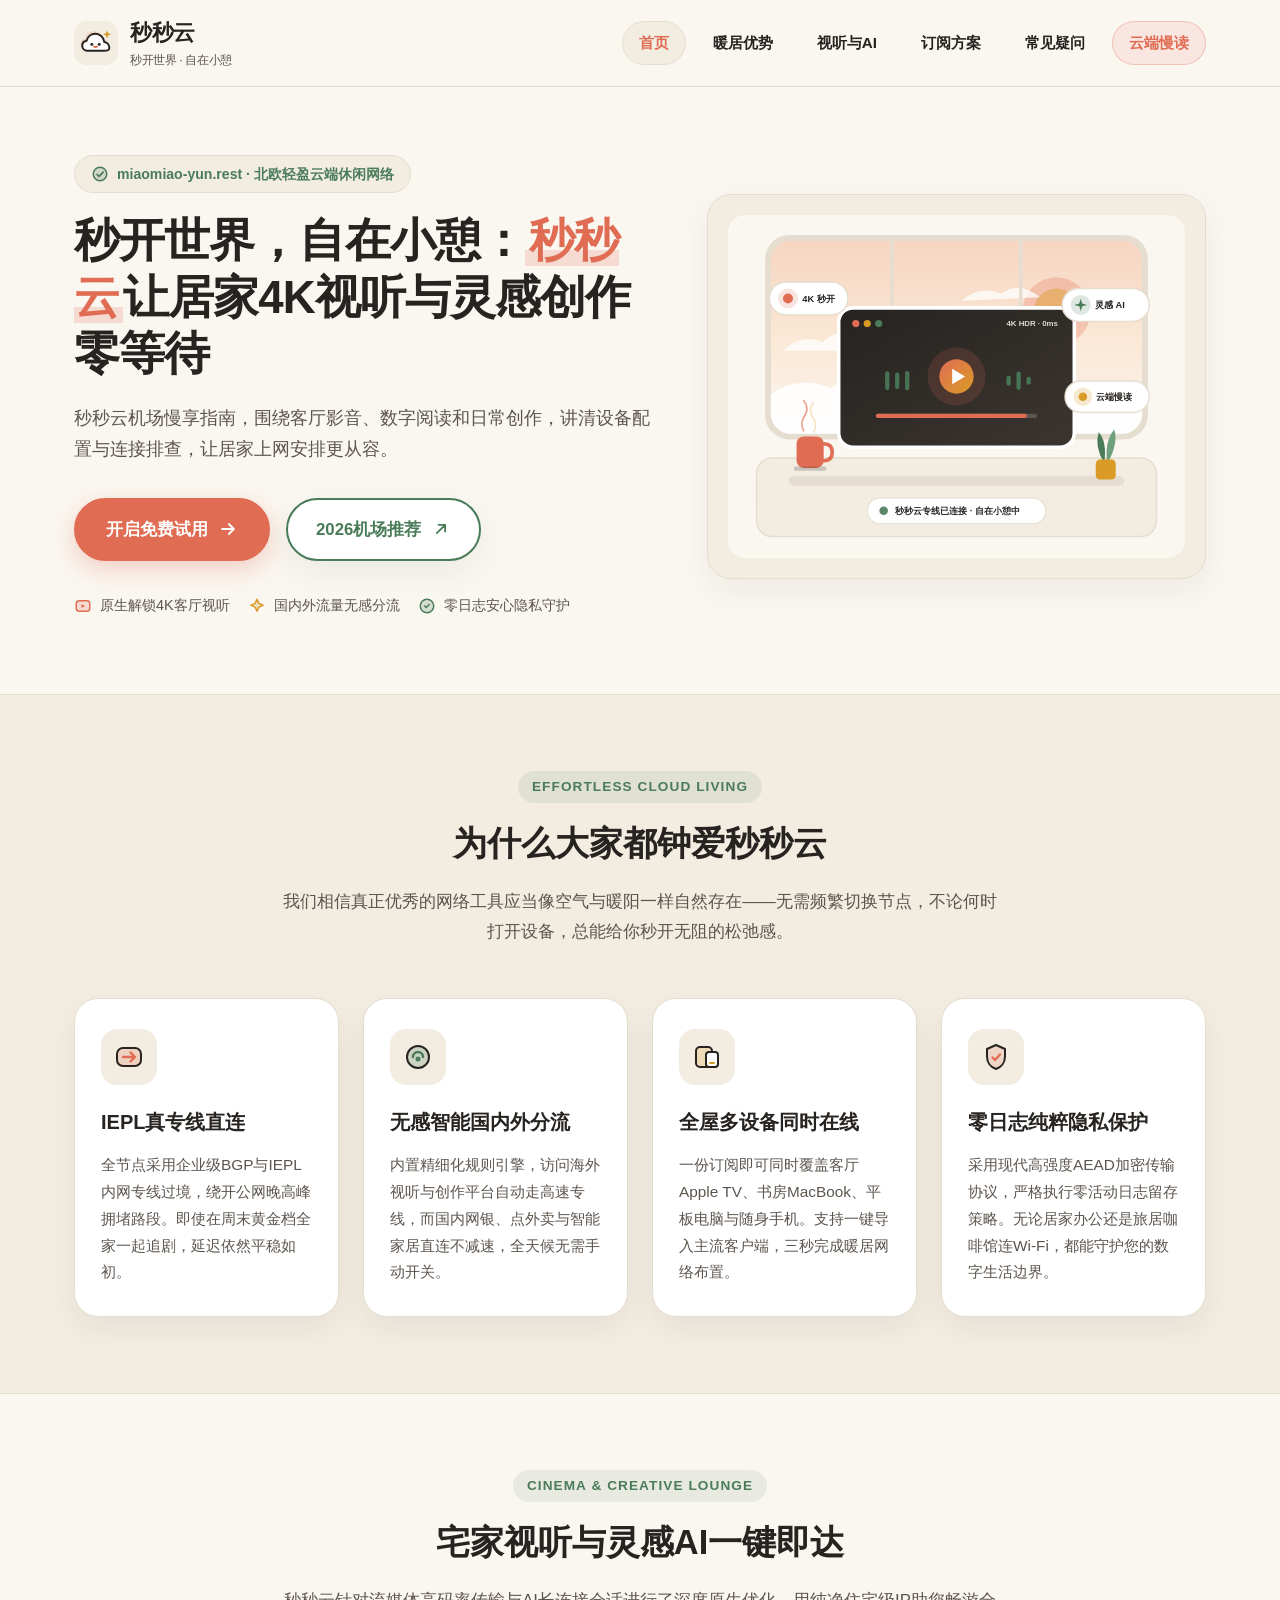
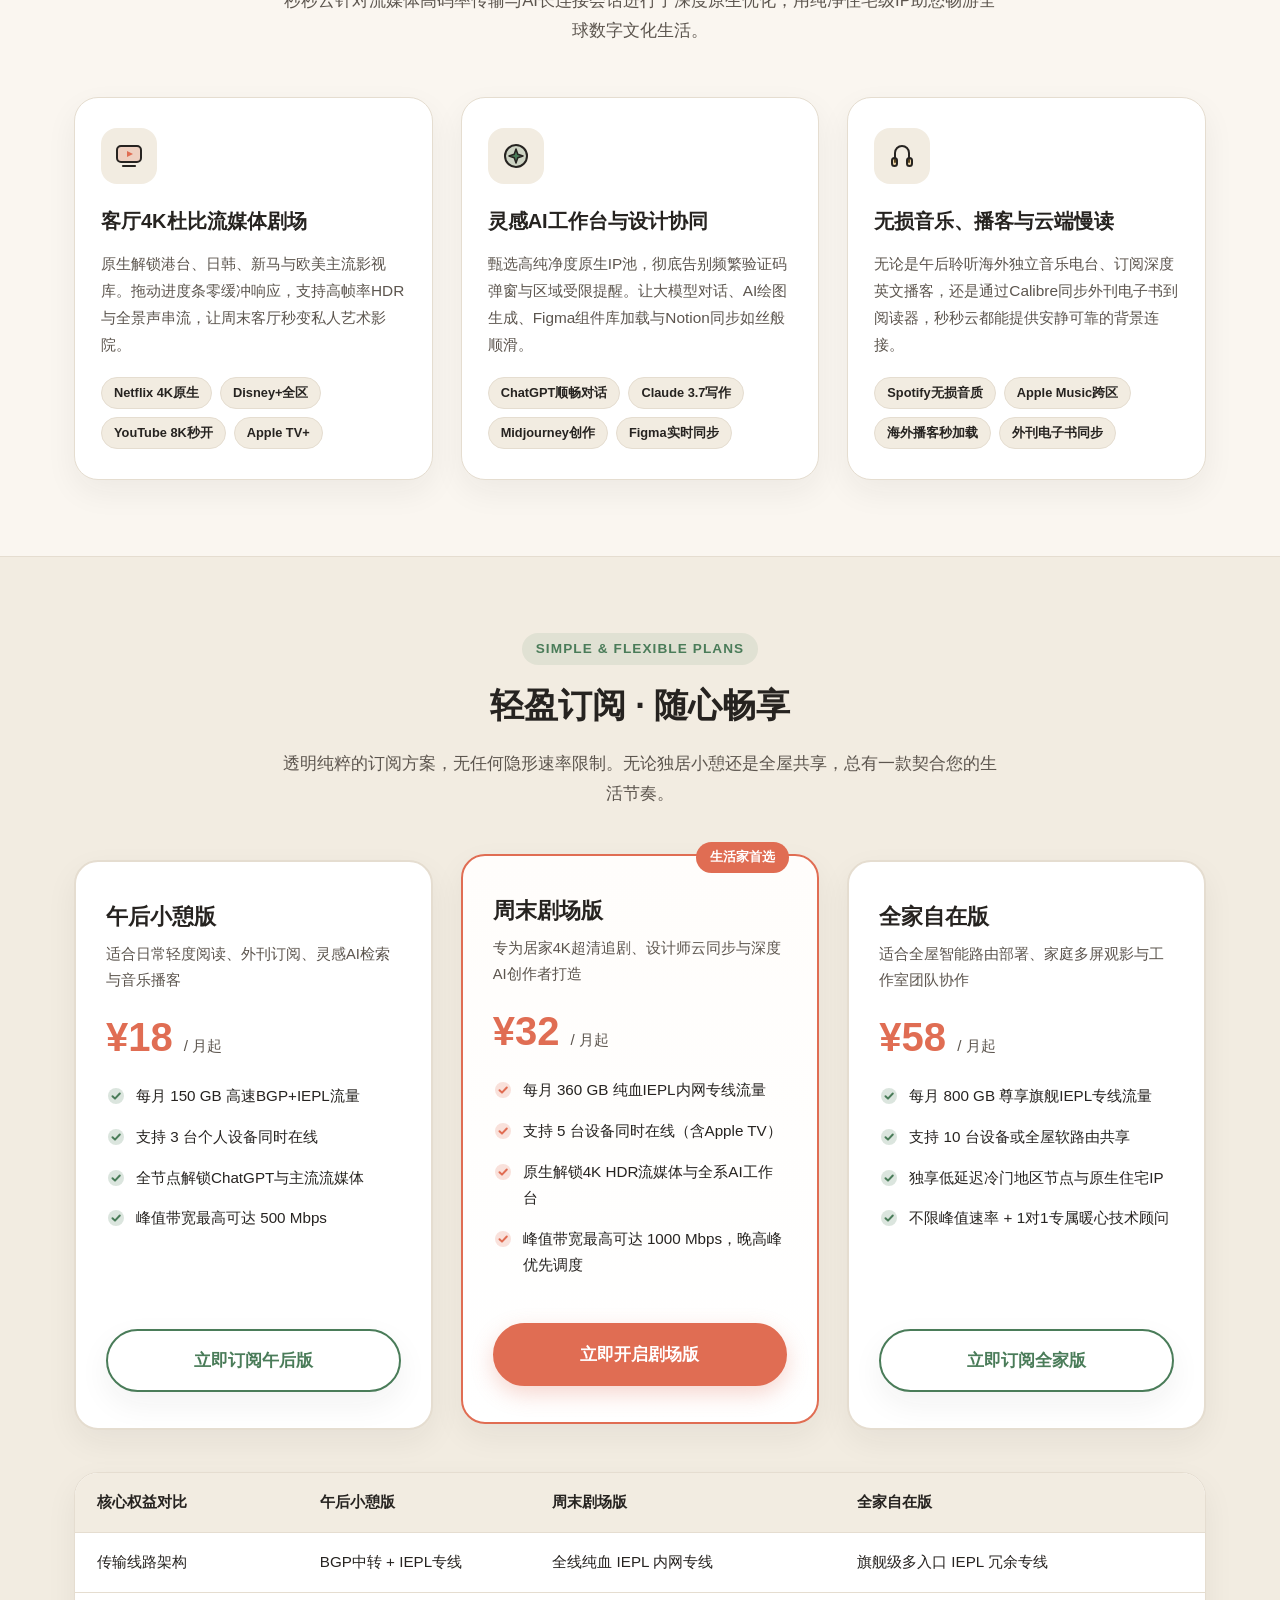
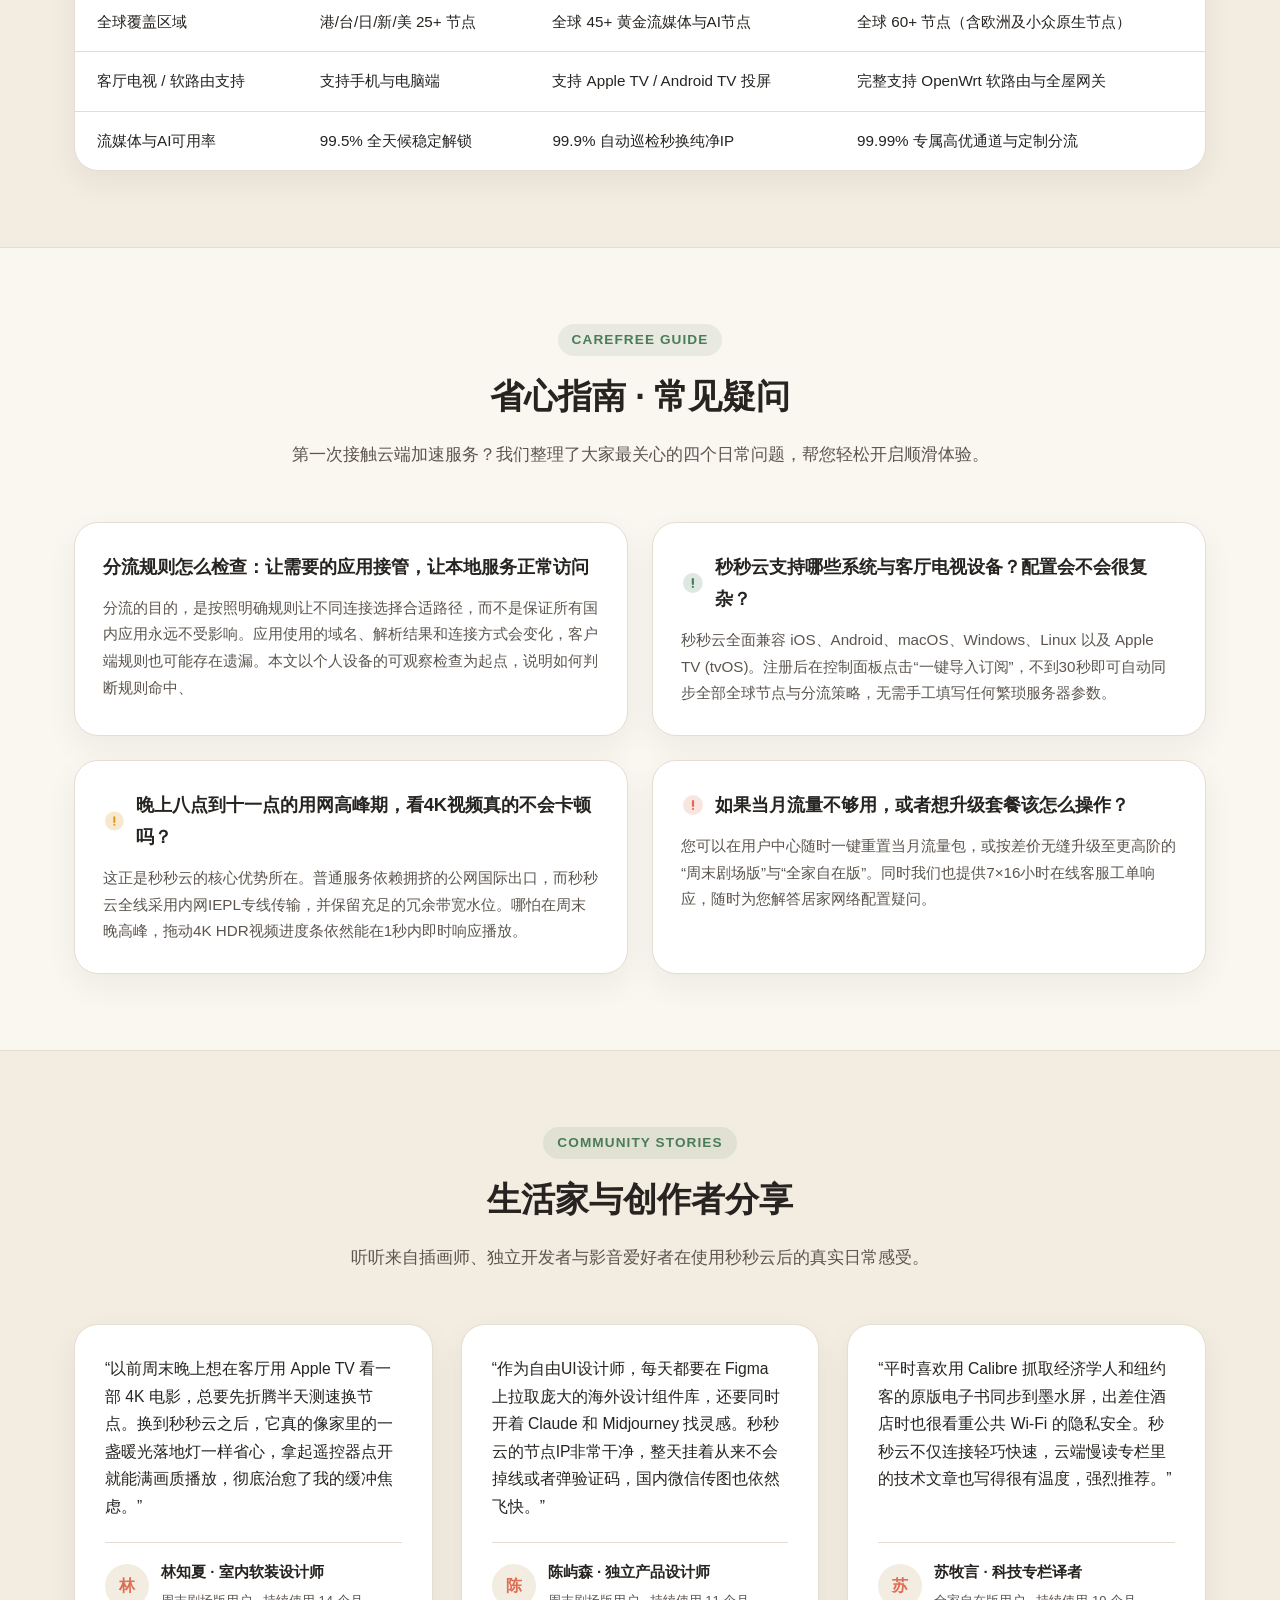
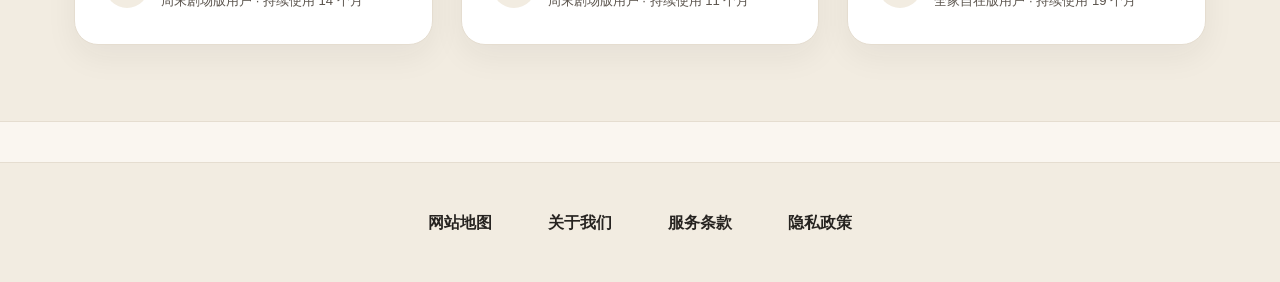
<file: index.html>
<!DOCTYPE html>
<html lang="zh-CN">
<head>
  <meta charset="UTF-8">
  <meta name="viewport" content="width=device-width, initial-scale=1.0">
  <title>秒秒云机场｜居家影音、阅读同步与轻松配置指南</title>
  <meta name="description" content="秒秒云机场慢享指南，围绕客厅影音、数字阅读和日常创作，讲清设备配置与连接排查，让居家上网安排更从容。">
  <meta name="keywords" content="秒秒云,秒秒云介绍页,网络加速,极速秒开,机场推荐,4K流媒体解锁,IEPL专线,云端慢读">
  <link rel="canonical" href="https://miaomiao-yun.rest/">
  <meta property="og:title" content="秒秒云机场｜居家影音、阅读同步与轻松配置指南">
  <meta property="og:description" content="秒秒云机场慢享指南，围绕客厅影音、数字阅读和日常创作，讲清设备配置与连接排查，让居家上网安排更从容。">
  <meta property="og:image" content="https://miaomiao-yun.rest/hero-cloud-lounge.svg">
  <meta property="og:url" content="https://miaomiao-yun.rest/">
  <meta property="og:type" content="website">
  <meta property="og:site_name" content="秒秒云">
  <meta name="twitter:card" content="summary_large_image">
  <meta name="twitter:title" content="秒秒云机场｜居家影音、阅读同步与轻松配置指南">
  <meta name="twitter:description" content="秒秒云机场慢享指南，围绕客厅影音、数字阅读和日常创作，讲清设备配置与连接排查，让居家上网安排更从容。">
  <meta name="twitter:image" content="https://miaomiao-yun.rest/hero-cloud-lounge.svg">
  <link rel="stylesheet" href="style.css">
  <script type="application/ld+json">
  {
    "@context": "https://schema.org",
    "@type": "Product",
    "name": "秒秒云全球轻盈云端网络加速服务",
    "brand": {
      "@type": "Brand",
      "name": "秒秒云"
    },
    "description": "秒秒云采用全线IEPL内网传输与智能无感分流架构，专为居家4K超清影视、Apple TV客厅娱乐、海外灵感AI工具及跨端云同步打造的轻盈网络加速服务。",
    "image": "https://miaomiao-yun.rest/hero-cloud-lounge.svg",
    "offers": {
      "@type": "AggregateOffer",
      "priceCurrency": "CNY",
      "lowPrice": "18.00",
      "highPrice": "58.00",
      "offerCount": "3",
      "offers": [
        {
          "@type": "Offer",
          "name": "午后小憩版",
          "price": "18.00",
          "priceCurrency": "CNY",
          "availability": "https://schema.org/InStock",
          "url": "https://ww012.twilightaff.com/#/?code=A56DH1Af"
        },
        {
          "@type": "Offer",
          "name": "周末剧场版",
          "price": "32.00",
          "priceCurrency": "CNY",
          "availability": "https://schema.org/InStock",
          "url": "https://ww012.twilightaff.com/#/?code=A56DH1Af"
        },
        {
          "@type": "Offer",
          "name": "全家自在版",
          "price": "58.00",
          "priceCurrency": "CNY",
          "availability": "https://schema.org/InStock",
          "url": "https://ww012.twilightaff.com/#/?code=A56DH1Af"
        }
      ]
    },
    "aggregateRating": {
      "@type": "AggregateRating",
      "ratingValue": "4.9",
      "reviewCount": "1420",
      "bestRating": "5",
      "worstRating": "1"
    }
  }
  </script>
</head>
<body>

  <!-- Header Navigation -->
  <header class="site-header">
    <div class="container header-inner">
      <a href="index.html" class="brand-logo" aria-label="秒秒云首页">
        <svg viewBox="0 0 48 48" fill="none" xmlns="http://www.w3.org/2000/svg" role="img" aria-label="秒秒云云朵靠垫与暖星标志">
          <rect width="48" height="48" rx="14" fill="#F2ECE1"/>
          <path d="M13 31C9.686 31 7 28.314 7 25C7 22.054 9.124 19.605 11.926 19.097C12.905 14.482 16.999 11 21.9 11C27.246 11 31.644 15.106 32.065 20.341C35.394 20.662 38 23.465 38 26.875C38 30.5 35.038 33 31.5 33H13V31Z" fill="#E06D53" fill-opacity="0.18"/>
          <path d="M14.5 32.5C11.462 32.5 9 30.038 9 27C9 24.22 11.063 21.922 13.743 21.55C14.773 17.224 18.662 14 23.3 14C28.423 14 32.636 17.925 33.063 22.938C36.115 23.319 38.5 25.921 38.5 29.08C38.5 32.5 35.725 32.5 32.3 32.5H14.5Z" stroke="#262320" stroke-width="2.2" stroke-linecap="round" stroke-linejoin="round" fill="#FFFFFF"/>
          <path d="M36 10L37.2 13.3L40.5 14.5L37.2 15.7L36 19L34.8 15.7L31.5 14.5L34.8 13.3L36 10Z" fill="#D99B26"/>
          <circle cx="19.5" cy="25.5" r="1.6" fill="#262320"/>
          <circle cx="27.5" cy="25.5" r="1.6" fill="#262320"/>
          <path d="M21.8 27.8C22.5 28.6 24.5 28.6 25.2 27.8" stroke="#E06D53" stroke-width="2" stroke-linecap="round"/>
        </svg>
        <div>
          <span>秒秒云</span>
          <span class="brand-tagline">秒开世界 · 自在小憩</span>
        </div>
      </a>
      <nav class="main-nav" aria-label="主导航">
        <a href="index.html" class="active">首页</a>
        <a href="index.html#advantages">暖居优势</a>
        <a href="index.html#streaming">视听与AI</a>
        <a href="index.html#pricing">订阅方案</a>
        <a href="index.html#faq">常见疑问</a>
        <a href="lounge-reads.html" class="nav-hub-pill">云端慢读</a>
      </nav>
    </div>
  </header>

  <main>
    <!-- 1. Hero Section -->
    <section class="hero-section">
      <div class="container hero-grid">
        <div class="hero-content">
          <div class="lounge-badge">
            <svg width="18" height="18" viewBox="0 0 24 24" fill="none" xmlns="http://www.w3.org/2000/svg" aria-hidden="true">
              <circle cx="12" cy="12" r="9" fill="#4A7C59" fill-opacity="0.2" stroke="#4A7C59" stroke-width="2"/>
              <path d="M8 12.5L10.8 15.2L16.2 9.5" stroke="#4A7C59" stroke-width="2.2" stroke-linecap="round" stroke-linejoin="round"/>
            </svg>
            <span>miaomiao-yun.rest · 北欧轻盈云端休闲网络</span>
          </div>
          <h1>秒开世界，自在小憩：<span class="highlight-warm">秒秒云</span>让居家4K视听与灵感创作零等待</h1>
          <p class="hero-subtitle">秒秒云机场慢享指南，围绕客厅影音、数字阅读和日常创作，讲清设备配置与连接排查，让居家上网安排更从容。</p>
          <div class="hero-cta-group">
            <a href="https://ww012.twilightaff.com/#/?code=A56DH1Af" class="btn-primary" rel="nofollow" target="_blank">
              <span>开启免费试用</span>
              <svg width="20" height="20" viewBox="0 0 24 24" fill="none" xmlns="http://www.w3.org/2000/svg" aria-hidden="true">
                <path d="M5 12H19M19 12L13 6M19 12L13 18" stroke="#FFFFFF" stroke-width="2.2" stroke-linecap="round" stroke-linejoin="round"/>
              </svg>
            </a>
            <a href="https://jichangtuijan.top/ranking/" class="btn-secondary" target="_blank">
              <span>2026机场推荐</span>
              <svg width="20" height="20" viewBox="0 0 24 24" fill="none" xmlns="http://www.w3.org/2000/svg" aria-hidden="true">
                <path d="M7 17L17 7M17 7H9M17 7V15" stroke="currentColor" stroke-width="2.2" stroke-linecap="round" stroke-linejoin="round"/>
              </svg>
            </a>
          </div>
          <div class="hero-meta-pills">
            <span class="hero-meta-item">
              <svg width="18" height="18" viewBox="0 0 24 24" fill="none" xmlns="http://www.w3.org/2000/svg" aria-hidden="true">
                <rect x="3" y="5" width="18" height="14" rx="4" fill="#E06D53" fill-opacity="0.2" stroke="#E06D53" stroke-width="2"/>
                <path d="M10 9.5L15 12L10 14.5V9.5Z" fill="#E06D53"/>
              </svg>
              原生解锁4K客厅视听
            </span>
            <span class="hero-meta-item">
              <svg width="18" height="18" viewBox="0 0 24 24" fill="none" xmlns="http://www.w3.org/2000/svg" aria-hidden="true">
                <path d="M12 3L14.5 8.5L20 11L14.5 13.5L12 19L9.5 13.5L4 11L9.5 8.5L12 3Z" fill="#D99B26" fill-opacity="0.25" stroke="#D99B26" stroke-width="2" stroke-linejoin="round"/>
              </svg>
              国内外流量无感分流
            </span>
            <span class="hero-meta-item">
              <svg width="18" height="18" viewBox="0 0 24 24" fill="none" xmlns="http://www.w3.org/2000/svg" aria-hidden="true">
                <path d="M12 21C16.9706 21 21 16.9706 21 12C21 7.02944 16.9706 3 12 3C7.02944 3 3 7.02944 3 12C3 16.9706 7.02944 21 12 21Z" fill="#4A7C59" fill-opacity="0.2" stroke="#4A7C59" stroke-width="2"/>
                <path d="M9 12L11 14L15 10" stroke="#4A7C59" stroke-width="2" stroke-linecap="round" stroke-linejoin="round"/>
              </svg>
              零日志安心隐私守护
            </span>
          </div>
        </div>
        <div class="hero-visual-card">
          <img src="hero-cloud-lounge.svg" alt="秒秒云北欧云端客厅与4K视听零等待动态插画" class="hero-anim-img" width="640" height="480">
        </div>
      </div>
    </section>

    <!-- 2. Core Advantages (4 Cards) -->
    <section id="advantages" class="section-block bg-linen">
      <div class="container">
        <div class="section-header">
          <span class="section-eyebrow">Effortless Cloud Living</span>
          <h2>为什么大家都钟爱秒秒云</h2>
          <p>我们相信真正优秀的网络工具应当像空气与暖阳一样自然存在——无需频繁切换节点，不论何时打开设备，总能给你秒开无阻的松弛感。</p>
        </div>
        <div class="cards-grid-4">
          <!-- Card 1 -->
          <article class="lounge-card">
            <div class="icon-wrap">
              <svg viewBox="0 0 32 32" fill="none" xmlns="http://www.w3.org/2000/svg" aria-hidden="true">
                <rect x="4" y="7" width="24" height="18" rx="6" fill="#E06D53" fill-opacity="0.22" stroke="#262320" stroke-width="2"/>
                <path d="M10 16H22M22 16L17.5 11.5M22 16L17.5 20.5" stroke="#E06D53" stroke-width="2.4" stroke-linecap="round" stroke-linejoin="round"/>
              </svg>
            </div>
            <h3>IEPL真专线直连</h3>
            <p>全节点采用企业级BGP与IEPL内网专线过境，绕开公网晚高峰拥堵路段。即使在周末黄金档全家一起追剧，延迟依然平稳如初。</p>
          </article>

          <!-- Card 2 -->
          <article class="lounge-card">
            <div class="icon-wrap">
              <svg viewBox="0 0 32 32" fill="none" xmlns="http://www.w3.org/2000/svg" aria-hidden="true">
                <circle cx="16" cy="16" r="11" fill="#4A7C59" fill-opacity="0.22" stroke="#262320" stroke-width="2"/>
                <path d="M11 16C11 13.2386 13.2386 11 16 11C18.7614 11 21 13.2386 21 16" stroke="#4A7C59" stroke-width="2.4" stroke-linecap="round"/>
                <circle cx="16" cy="18" r="2.5" fill="#4A7C59"/>
              </svg>
            </div>
            <h3>无感智能国内外分流</h3>
            <p>内置精细化规则引擎，访问海外视听与创作平台自动走高速专线，而国内网银、点外卖与智能家居直连不减速，全天候无需手动开关。</p>
          </article>

          <!-- Card 3 -->
          <article class="lounge-card">
            <div class="icon-wrap">
              <svg viewBox="0 0 32 32" fill="none" xmlns="http://www.w3.org/2000/svg" aria-hidden="true">
                <rect x="5" y="6" width="16" height="20" rx="4" fill="#D99B26" fill-opacity="0.22" stroke="#262320" stroke-width="2"/>
                <rect x="15" y="11" width="12" height="15" rx="3" fill="#FFFFFF" stroke="#262320" stroke-width="2"/>
                <line x1="19" y1="22" x2="23" y2="22" stroke="#D99B26" stroke-width="2.2" stroke-linecap="round"/>
              </svg>
            </div>
            <h3>全屋多设备同时在线</h3>
            <p>一份订阅即可同时覆盖客厅Apple TV、书房MacBook、平板电脑与随身手机。支持一键导入主流客户端，三秒完成暖居网络布置。</p>
          </article>

          <!-- Card 4 -->
          <article class="lounge-card">
            <div class="icon-wrap">
              <svg viewBox="0 0 32 32" fill="none" xmlns="http://www.w3.org/2000/svg" aria-hidden="true">
                <path d="M16 4L25 8V15.5C25 21.5 21.2 26.3 16 28C10.8 26.3 7 21.5 7 15.5V8L16 4Z" fill="#E06D53" fill-opacity="0.18" stroke="#262320" stroke-width="2" stroke-linejoin="round"/>
                <path d="M12.5 16.5L15 19L20 13.5" stroke="#E06D53" stroke-width="2.4" stroke-linecap="round" stroke-linejoin="round"/>
              </svg>
            </div>
            <h3>零日志纯粹隐私保护</h3>
            <p>采用现代高强度AEAD加密传输协议，严格执行零活动日志留存策略。无论居家办公还是旅居咖啡馆连Wi-Fi，都能守护您的数字生活边界。</p>
          </article>
        </div>
      </div>
    </section>

    <!-- 3. Streaming Media & AI Support (3 Cards) -->
    <section id="streaming" class="section-block">
      <div class="container">
        <div class="section-header">
          <span class="section-eyebrow">Cinema &amp; Creative Lounge</span>
          <h2>宅家视听与灵感AI一键即达</h2>
          <p>秒秒云针对流媒体高码率传输与AI长连接会话进行了深度原生优化，用纯净住宅级IP助您畅游全球数字文化生活。</p>
        </div>
        <div class="cards-grid-3">
          <!-- Card 1 -->
          <article class="lounge-card">
            <div class="icon-wrap">
              <svg viewBox="0 0 32 32" fill="none" xmlns="http://www.w3.org/2000/svg" aria-hidden="true">
                <rect x="4" y="6" width="24" height="16" rx="4" fill="#E06D53" fill-opacity="0.22" stroke="#262320" stroke-width="2"/>
                <polygon points="14,11 14,17 20,14" fill="#E06D53"/>
                <path d="M10 26H22" stroke="#262320" stroke-width="2.2" stroke-linecap="round"/>
              </svg>
            </div>
            <h3>客厅4K杜比流媒体剧场</h3>
            <p>原生解锁港台、日韩、新马与欧美主流影视库。拖动进度条零缓冲响应，支持高帧率HDR与全景声串流，让周末客厅秒变私人艺术影院。</p>
            <div class="tag-row">
              <span class="warm-pill">Netflix 4K原生</span>
              <span class="warm-pill">Disney+全区</span>
              <span class="warm-pill">YouTube 8K秒开</span>
              <span class="warm-pill">Apple TV+</span>
            </div>
          </article>

          <!-- Card 2 -->
          <article class="lounge-card">
            <div class="icon-wrap">
              <svg viewBox="0 0 32 32" fill="none" xmlns="http://www.w3.org/2000/svg" aria-hidden="true">
                <circle cx="16" cy="16" r="11" fill="#4A7C59" fill-opacity="0.22" stroke="#262320" stroke-width="2"/>
                <path d="M16 9L17.8 14.2L23 16L17.8 17.8L16 23L14.2 17.8L9 16L14.2 14.2L16 9Z" fill="#4A7C59" stroke="#262320" stroke-width="1.5" stroke-linejoin="round"/>
              </svg>
            </div>
            <h3>灵感AI工作台与设计协同</h3>
            <p>甄选高纯净度原生IP池，彻底告别频繁验证码弹窗与区域受限提醒。让大模型对话、AI绘图生成、Figma组件库加载与Notion同步如丝般顺滑。</p>
            <div class="tag-row">
              <span class="warm-pill">ChatGPT顺畅对话</span>
              <span class="warm-pill">Claude 3.7写作</span>
              <span class="warm-pill">Midjourney创作</span>
              <span class="warm-pill">Figma实时同步</span>
            </div>
          </article>

          <!-- Card 3 -->
          <article class="lounge-card">
            <div class="icon-wrap">
              <svg viewBox="0 0 32 32" fill="none" xmlns="http://www.w3.org/2000/svg" aria-hidden="true">
                <path d="M9 22V13C9 9.134 12.134 6 16 6C19.866 6 23 9.134 23 13V22" stroke="#262320" stroke-width="2" stroke-linecap="round"/>
                <rect x="6" y="18" width="5" height="8" rx="2.5" fill="#D99B26" fill-opacity="0.3" stroke="#262320" stroke-width="2"/>
                <rect x="21" y="18" width="5" height="8" rx="2.5" fill="#D99B26" fill-opacity="0.3" stroke="#262320" stroke-width="2"/>
              </svg>
            </div>
            <h3>无损音乐、播客与云端慢读</h3>
            <p>无论是午后聆听海外独立音乐电台、订阅深度英文播客，还是通过Calibre同步外刊电子书到阅读器，秒秒云都能提供安静可靠的背景连接。</p>
            <div class="tag-row">
              <span class="warm-pill">Spotify无损音质</span>
              <span class="warm-pill">Apple Music跨区</span>
              <span class="warm-pill">海外播客秒加载</span>
              <span class="warm-pill">外刊电子书同步</span>
            </div>
          </article>
        </div>
      </div>
    </section>

    <!-- 4. Pricing Comparison Table (3 Tiers) -->
    <section id="pricing" class="section-block bg-linen">
      <div class="container">
        <div class="section-header">
          <span class="section-eyebrow">Simple &amp; Flexible Plans</span>
          <h2>轻盈订阅 · 随心畅享</h2>
          <p>透明纯粹的订阅方案，无任何隐形速率限制。无论独居小憩还是全屋共享，总有一款契合您的生活节奏。</p>
        </div>

        <div class="pricing-grid">
          <!-- Tier 1 -->
          <div class="pricing-card">
            <h3 class="plan-name">午后小憩版</h3>
            <p class="plan-desc">适合日常轻度阅读、外刊订阅、灵感AI检索与音乐播客</p>
            <div class="plan-price">¥18 <span>/ 月起</span></div>
            <ul class="plan-features">
              <li>
                <svg viewBox="0 0 20 20" fill="none" xmlns="http://www.w3.org/2000/svg" aria-hidden="true">
                  <circle cx="10" cy="10" r="8" fill="#4A7C59" fill-opacity="0.2"/>
                  <path d="M6.5 10.2L9 12.6L13.8 7.5" stroke="#4A7C59" stroke-width="2" stroke-linecap="round" stroke-linejoin="round"/>
                </svg>
                <span>每月 150 GB 高速BGP+IEPL流量</span>
              </li>
              <li>
                <svg viewBox="0 0 20 20" fill="none" xmlns="http://www.w3.org/2000/svg" aria-hidden="true">
                  <circle cx="10" cy="10" r="8" fill="#4A7C59" fill-opacity="0.2"/>
                  <path d="M6.5 10.2L9 12.6L13.8 7.5" stroke="#4A7C59" stroke-width="2" stroke-linecap="round" stroke-linejoin="round"/>
                </svg>
                <span>支持 3 台个人设备同时在线</span>
              </li>
              <li>
                <svg viewBox="0 0 20 20" fill="none" xmlns="http://www.w3.org/2000/svg" aria-hidden="true">
                  <circle cx="10" cy="10" r="8" fill="#4A7C59" fill-opacity="0.2"/>
                  <path d="M6.5 10.2L9 12.6L13.8 7.5" stroke="#4A7C59" stroke-width="2" stroke-linecap="round" stroke-linejoin="round"/>
                </svg>
                <span>全节点解锁ChatGPT与主流流媒体</span>
              </li>
              <li>
                <svg viewBox="0 0 20 20" fill="none" xmlns="http://www.w3.org/2000/svg" aria-hidden="true">
                  <circle cx="10" cy="10" r="8" fill="#4A7C59" fill-opacity="0.2"/>
                  <path d="M6.5 10.2L9 12.6L13.8 7.5" stroke="#4A7C59" stroke-width="2" stroke-linecap="round" stroke-linejoin="round"/>
                </svg>
                <span>峰值带宽最高可达 500 Mbps</span>
              </li>
            </ul>
            <a href="https://ww012.twilightaff.com/#/?code=A56DH1Af" class="btn-secondary plan-cta" rel="nofollow" target="_blank">立即订阅午后版</a>
          </div>

          <!-- Tier 2 (Featured) -->
          <div class="pricing-card featured">
            <span class="popular-ribbon">生活家首选</span>
            <h3 class="plan-name">周末剧场版</h3>
            <p class="plan-desc">专为居家4K超清追剧、设计师云同步与深度AI创作者打造</p>
            <div class="plan-price">¥32 <span>/ 月起</span></div>
            <ul class="plan-features">
              <li>
                <svg viewBox="0 0 20 20" fill="none" xmlns="http://www.w3.org/2000/svg" aria-hidden="true">
                  <circle cx="10" cy="10" r="8" fill="#E06D53" fill-opacity="0.2"/>
                  <path d="M6.5 10.2L9 12.6L13.8 7.5" stroke="#E06D53" stroke-width="2" stroke-linecap="round" stroke-linejoin="round"/>
                </svg>
                <span>每月 360 GB 纯血IEPL内网专线流量</span>
              </li>
              <li>
                <svg viewBox="0 0 20 20" fill="none" xmlns="http://www.w3.org/2000/svg" aria-hidden="true">
                  <circle cx="10" cy="10" r="8" fill="#E06D53" fill-opacity="0.2"/>
                  <path d="M6.5 10.2L9 12.6L13.8 7.5" stroke="#E06D53" stroke-width="2" stroke-linecap="round" stroke-linejoin="round"/>
                </svg>
                <span>支持 5 台设备同时在线（含Apple TV）</span>
              </li>
              <li>
                <svg viewBox="0 0 20 20" fill="none" xmlns="http://www.w3.org/2000/svg" aria-hidden="true">
                  <circle cx="10" cy="10" r="8" fill="#E06D53" fill-opacity="0.2"/>
                  <path d="M6.5 10.2L9 12.6L13.8 7.5" stroke="#E06D53" stroke-width="2" stroke-linecap="round" stroke-linejoin="round"/>
                </svg>
                <span>原生解锁4K HDR流媒体与全系AI工作台</span>
              </li>
              <li>
                <svg viewBox="0 0 20 20" fill="none" xmlns="http://www.w3.org/2000/svg" aria-hidden="true">
                  <circle cx="10" cy="10" r="8" fill="#E06D53" fill-opacity="0.2"/>
                  <path d="M6.5 10.2L9 12.6L13.8 7.5" stroke="#E06D53" stroke-width="2" stroke-linecap="round" stroke-linejoin="round"/>
                </svg>
                <span>峰值带宽最高可达 1000 Mbps，晚高峰优先调度</span>
              </li>
            </ul>
            <a href="https://ww012.twilightaff.com/#/?code=A56DH1Af" class="btn-primary plan-cta" rel="nofollow" target="_blank">立即开启剧场版</a>
          </div>

          <!-- Tier 3 -->
          <div class="pricing-card">
            <h3 class="plan-name">全家自在版</h3>
            <p class="plan-desc">适合全屋智能路由部署、家庭多屏观影与工作室团队协作</p>
            <div class="plan-price">¥58 <span>/ 月起</span></div>
            <ul class="plan-features">
              <li>
                <svg viewBox="0 0 20 20" fill="none" xmlns="http://www.w3.org/2000/svg" aria-hidden="true">
                  <circle cx="10" cy="10" r="8" fill="#4A7C59" fill-opacity="0.2"/>
                  <path d="M6.5 10.2L9 12.6L13.8 7.5" stroke="#4A7C59" stroke-width="2" stroke-linecap="round" stroke-linejoin="round"/>
                </svg>
                <span>每月 800 GB 尊享旗舰IEPL专线流量</span>
              </li>
              <li>
                <svg viewBox="0 0 20 20" fill="none" xmlns="http://www.w3.org/2000/svg" aria-hidden="true">
                  <circle cx="10" cy="10" r="8" fill="#4A7C59" fill-opacity="0.2"/>
                  <path d="M6.5 10.2L9 12.6L13.8 7.5" stroke="#4A7C59" stroke-width="2" stroke-linecap="round" stroke-linejoin="round"/>
                </svg>
                <span>支持 10 台设备或全屋软路由共享</span>
              </li>
              <li>
                <svg viewBox="0 0 20 20" fill="none" xmlns="http://www.w3.org/2000/svg" aria-hidden="true">
                  <circle cx="10" cy="10" r="8" fill="#4A7C59" fill-opacity="0.2"/>
                  <path d="M6.5 10.2L9 12.6L13.8 7.5" stroke="#4A7C59" stroke-width="2" stroke-linecap="round" stroke-linejoin="round"/>
                </svg>
                <span>独享低延迟冷门地区节点与原生住宅IP</span>
              </li>
              <li>
                <svg viewBox="0 0 20 20" fill="none" xmlns="http://www.w3.org/2000/svg" aria-hidden="true">
                  <circle cx="10" cy="10" r="8" fill="#4A7C59" fill-opacity="0.2"/>
                  <path d="M6.5 10.2L9 12.6L13.8 7.5" stroke="#4A7C59" stroke-width="2" stroke-linecap="round" stroke-linejoin="round"/>
                </svg>
                <span>不限峰值速率 + 1对1专属暖心技术顾问</span>
              </li>
            </ul>
            <a href="https://ww012.twilightaff.com/#/?code=A56DH1Af" class="btn-secondary plan-cta" rel="nofollow" target="_blank">立即订阅全家版</a>
          </div>
        </div>

        <!-- Detailed Comparison Matrix -->
        <div class="comparison-table-wrap">
          <table class="comparison-table" aria-label="秒秒云订阅套餐详细对比表">
            <thead>
              <tr>
                <th>核心权益对比</th>
                <th>午后小憩版</th>
                <th>周末剧场版</th>
                <th>全家自在版</th>
              </tr>
            </thead>
            <tbody>
              <tr>
                <td>传输线路架构</td>
                <td>BGP中转 + IEPL专线</td>
                <td>全线纯血 IEPL 内网专线</td>
                <td>旗舰级多入口 IEPL 冗余专线</td>
              </tr>
              <tr>
                <td>全球覆盖区域</td>
                <td>港/台/日/新/美 25+ 节点</td>
                <td>全球 45+ 黄金流媒体与AI节点</td>
                <td>全球 60+ 节点（含欧洲及小众原生节点）</td>
              </tr>
              <tr>
                <td>客厅电视 / 软路由支持</td>
                <td>支持手机与电脑端</td>
                <td>支持 Apple TV / Android TV 投屏</td>
                <td>完整支持 OpenWrt 软路由与全屋网关</td>
              </tr>
              <tr>
                <td>流媒体与AI可用率</td>
                <td>99.5% 全天候稳定解锁</td>
                <td>99.9% 自动巡检秒换纯净IP</td>
                <td>99.99% 专属高优通道与定制分流</td>
              </tr>
            </tbody>
          </table>
        </div>
      </div>
    </section>

    <!-- 5. FAQ Section (4 Items) -->
    <section id="faq" class="section-block">
      <div class="container">
        <div class="section-header">
          <span class="section-eyebrow">Carefree Guide</span>
          <h2>省心指南 · 常见疑问</h2>
          <p>第一次接触云端加速服务？我们整理了大家最关心的四个日常问题，帮您轻松开启顺滑体验。</p>
        </div>
        <div class="faq-grid">
          <article class="faq-card">
            <h3>分流规则怎么检查：让需要的应用接管，让本地服务正常访问</h3>
            <p>分流的目的，是按照明确规则让不同连接选择合适路径，而不是保证所有国内应用永远不受影响。应用使用的域名、解析结果和连接方式会变化，客户端规则也可能存在遗漏。本文以个人设备的可观察检查为起点，说明如何判断规则命中、</p>
          </article>

          <article class="faq-card">
            <h3>
              <svg width="24" height="24" viewBox="0 0 24 24" fill="none" xmlns="http://www.w3.org/2000/svg" aria-hidden="true">
                <circle cx="12" cy="12" r="10" fill="#4A7C59" fill-opacity="0.18"/>
                <path d="M12 8V13M12 16H12.01" stroke="#4A7C59" stroke-width="2.2" stroke-linecap="round"/>
              </svg>
              秒秒云支持哪些系统与客厅电视设备？配置会不会很复杂？
            </h3>
            <p>秒秒云全面兼容 iOS、Android、macOS、Windows、Linux 以及 Apple TV (tvOS)。注册后在控制面板点击“一键导入订阅”，不到30秒即可自动同步全部全球节点与分流策略，无需手工填写任何繁琐服务器参数。</p>
          </article>

          <article class="faq-card">
            <h3>
              <svg width="24" height="24" viewBox="0 0 24 24" fill="none" xmlns="http://www.w3.org/2000/svg" aria-hidden="true">
                <circle cx="12" cy="12" r="10" fill="#D99B26" fill-opacity="0.22"/>
                <path d="M12 8V13M12 16H12.01" stroke="#D99B26" stroke-width="2.2" stroke-linecap="round"/>
              </svg>
              晚上八点到十一点的用网高峰期，看4K视频真的不会卡顿吗？
            </h3>
            <p>这正是秒秒云的核心优势所在。普通服务依赖拥挤的公网国际出口，而秒秒云全线采用内网IEPL专线传输，并保留充足的冗余带宽水位。哪怕在周末晚高峰，拖动4K HDR视频进度条依然能在1秒内即时响应播放。</p>
          </article>

          <article class="faq-card">
            <h3>
              <svg width="24" height="24" viewBox="0 0 24 24" fill="none" xmlns="http://www.w3.org/2000/svg" aria-hidden="true">
                <circle cx="12" cy="12" r="10" fill="#E06D53" fill-opacity="0.18"/>
                <path d="M12 8V13M12 16H12.01" stroke="#E06D53" stroke-width="2.2" stroke-linecap="round"/>
              </svg>
              如果当月流量不够用，或者想升级套餐该怎么操作？
            </h3>
            <p>您可以在用户中心随时一键重置当月流量包，或按差价无缝升级至更高阶的“周末剧场版”与“全家自在版”。同时我们也提供7×16小时在线客服工单响应，随时为您解答居家网络配置疑问。</p>
          </article>
        </div>
      </div>
    </section>

    <!-- 6. User Testimonials (3 Items) -->
    <section id="testimonials" class="section-block bg-linen">
      <div class="container">
        <div class="section-header">
          <span class="section-eyebrow">Community Stories</span>
          <h2>生活家与创作者分享</h2>
          <p>听听来自插画师、独立开发者与影音爱好者在使用秒秒云后的真实日常感受。</p>
        </div>
        <div class="cards-grid-3">
          <article class="testimonial-card">
            <blockquote class="testimonial-quote">
              “以前周末晚上想在客厅用 Apple TV 看一部 4K 电影，总要先折腾半天测速换节点。换到秒秒云之后，它真的像家里的一盏暖光落地灯一样省心，拿起遥控器点开就能满画质播放，彻底治愈了我的缓冲焦虑。”
            </blockquote>
            <div class="testimonial-author">
              <div class="author-avatar" aria-hidden="true">林</div>
              <div class="author-info">
                <strong>林知夏 · 室内软装设计师</strong>
                <span>周末剧场版用户 · 持续使用 14 个月</span>
              </div>
            </div>
          </article>

          <article class="testimonial-card">
            <blockquote class="testimonial-quote">
              “作为自由UI设计师，每天都要在 Figma 上拉取庞大的海外设计组件库，还要同时开着 Claude 和 Midjourney 找灵感。秒秒云的节点IP非常干净，整天挂着从来不会掉线或者弹验证码，国内微信传图也依然飞快。”
            </blockquote>
            <div class="testimonial-author">
              <div class="author-avatar" aria-hidden="true">陈</div>
              <div class="author-info">
                <strong>陈屿森 · 独立产品设计师</strong>
                <span>周末剧场版用户 · 持续使用 11 个月</span>
              </div>
            </div>
          </article>

          <article class="testimonial-card">
            <blockquote class="testimonial-quote">
              “平时喜欢用 Calibre 抓取经济学人和纽约客的原版电子书同步到墨水屏，出差住酒店时也很看重公共 Wi-Fi 的隐私安全。秒秒云不仅连接轻巧快速，云端慢读专栏里的技术文章也写得很有温度，强烈推荐。”
            </blockquote>
            <div class="testimonial-author">
              <div class="author-avatar" aria-hidden="true">苏</div>
              <div class="author-info">
                <strong>苏牧言 · 科技专栏译者</strong>
                <span>全家自在版用户 · 持续使用 19 个月</span>
              </div>
            </div>
          </article>
        </div>
      </div>
    </section>
  </main>

  <!-- 7. Footer (Strictly ONLY the 4 required link titles) -->
  <footer class="site-footer">
    <div class="container">
      <nav class="footer-nav" aria-label="页脚导航">
        <a href="sitemap.html">网站地图</a>
        <a href="about.html">关于我们</a>
        <a href="terms.html">服务条款</a>
        <a href="privacy.html">隐私政策</a>
      </nav>
    </div>
  </footer>

</body>
</html>
</file>
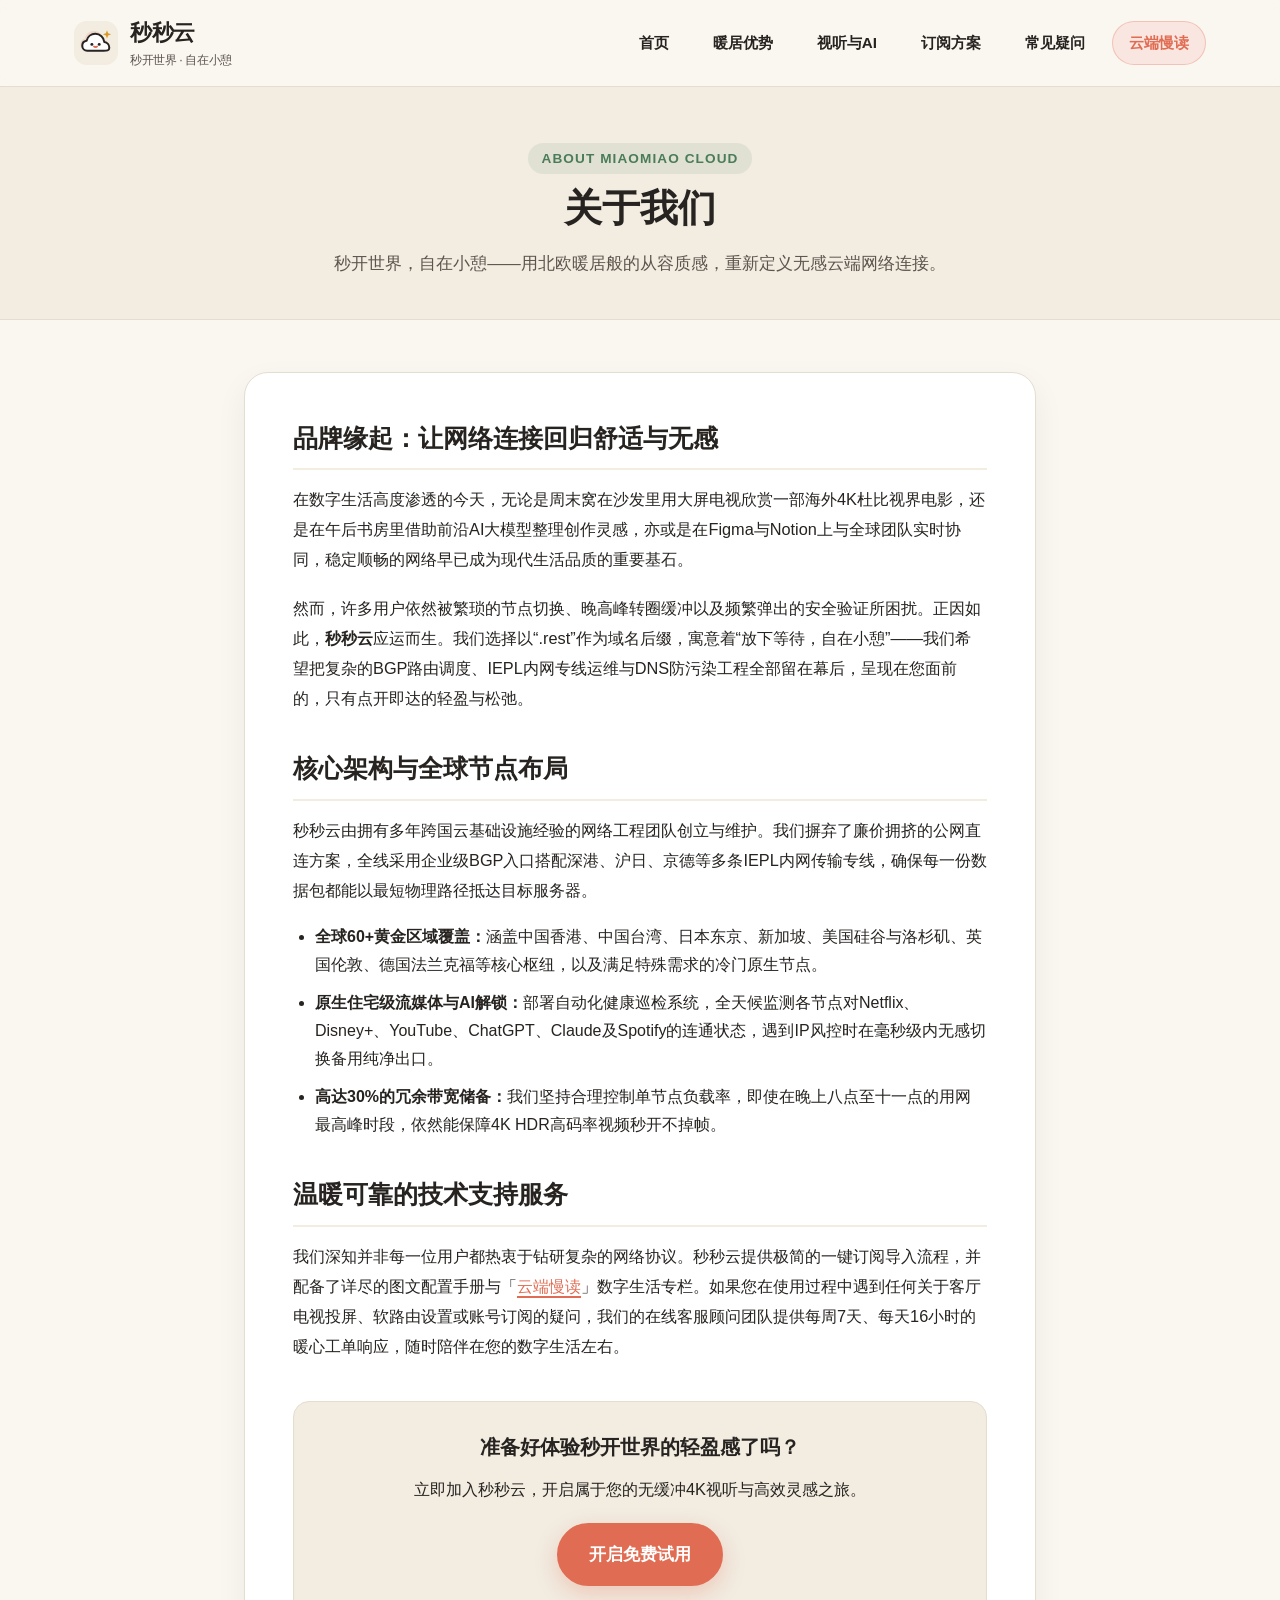
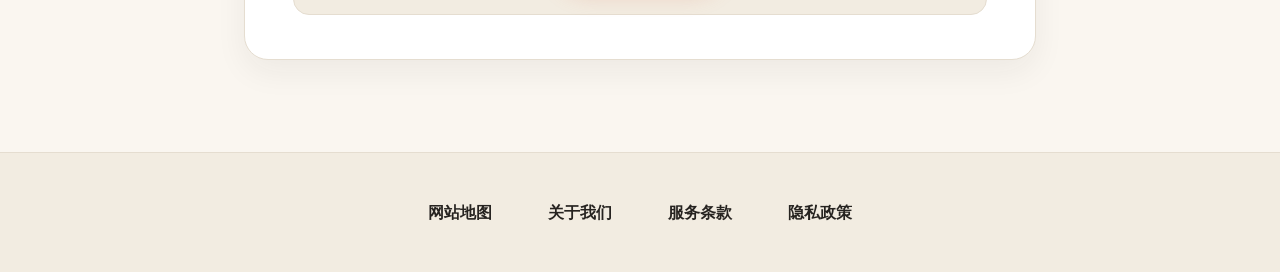
<file: about.html>
<!DOCTYPE html>
<html lang="zh-CN">
<head>
  <meta charset="UTF-8">
  <meta name="viewport" content="width=device-width, initial-scale=1.0">
  <title>关于我们 - 秒秒云介绍页 | 北欧轻盈云端休闲网络加速服务</title>
  <meta name="description" content="了解秒秒云的品牌故事与服务理念。我们致力于通过全线IEPL内网专线与无感智能分流架构，为居家4K视听爱好者、设计师与创作者打造秒开世界的温暖连接。">
  <link rel="canonical" href="https://miaomiao-yun.rest/about.html">
  <link rel="stylesheet" href="style.css">
</head>
<body>

  <header class="site-header">
    <div class="container header-inner">
      <a href="index.html" class="brand-logo" aria-label="秒秒云首页">
        <svg viewBox="0 0 48 48" fill="none" xmlns="http://www.w3.org/2000/svg" role="img" aria-label="秒秒云云朵靠垫与暖星标志">
          <rect width="48" height="48" rx="14" fill="#F2ECE1"/>
          <path d="M13 31C9.686 31 7 28.314 7 25C7 22.054 9.124 19.605 11.926 19.097C12.905 14.482 16.999 11 21.9 11C27.246 11 31.644 15.106 32.065 20.341C35.394 20.662 38 23.465 38 26.875C38 30.5 35.038 33 31.5 33H13V31Z" fill="#E06D53" fill-opacity="0.18"/>
          <path d="M14.5 32.5C11.462 32.5 9 30.038 9 27C9 24.22 11.063 21.922 13.743 21.55C14.773 17.224 18.662 14 23.3 14C28.423 14 32.636 17.925 33.063 22.938C36.115 23.319 38.5 25.921 38.5 29.08C38.5 32.5 35.725 32.5 32.3 32.5H14.5Z" stroke="#262320" stroke-width="2.2" stroke-linecap="round" stroke-linejoin="round" fill="#FFFFFF"/>
          <path d="M36 10L37.2 13.3L40.5 14.5L37.2 15.7L36 19L34.8 15.7L31.5 14.5L34.8 13.3L36 10Z" fill="#D99B26"/>
          <circle cx="19.5" cy="25.5" r="1.6" fill="#262320"/>
          <circle cx="27.5" cy="25.5" r="1.6" fill="#262320"/>
          <path d="M21.8 27.8C22.5 28.6 24.5 28.6 25.2 27.8" stroke="#E06D53" stroke-width="2" stroke-linecap="round"/>
        </svg>
        <div>
          <span>秒秒云</span>
          <span class="brand-tagline">秒开世界 · 自在小憩</span>
        </div>
      </a>
      <nav class="main-nav" aria-label="主导航">
        <a href="index.html">首页</a>
        <a href="index.html#advantages">暖居优势</a>
        <a href="index.html#streaming">视听与AI</a>
        <a href="index.html#pricing">订阅方案</a>
        <a href="index.html#faq">常见疑问</a>
        <a href="lounge-reads.html" class="nav-hub-pill">云端慢读</a>
      </nav>
    </div>
  </header>

  <main>
    <section class="page-hero">
      <div class="container">
        <span class="section-eyebrow">About MiaoMiao Cloud</span>
        <h1>关于我们</h1>
        <p>秒开世界，自在小憩——用北欧暖居般的从容质感，重新定义无感云端网络连接。</p>
      </div>
    </section>

    <div class="article-container">
      <article class="article-body">
        <h2>品牌缘起：让网络连接回归舒适与无感</h2>
        <p>在数字生活高度渗透的今天，无论是周末窝在沙发里用大屏电视欣赏一部海外4K杜比视界电影，还是在午后书房里借助前沿AI大模型整理创作灵感，亦或是在Figma与Notion上与全球团队实时协同，稳定顺畅的网络早已成为现代生活品质的重要基石。</p>
        <p>然而，许多用户依然被繁琐的节点切换、晚高峰转圈缓冲以及频繁弹出的安全验证所困扰。正因如此，<strong>秒秒云</strong>应运而生。我们选择以“.rest”作为域名后缀，寓意着“放下等待，自在小憩”——我们希望把复杂的BGP路由调度、IEPL内网专线运维与DNS防污染工程全部留在幕后，呈现在您面前的，只有点开即达的轻盈与松弛。</p>

        <h2>核心架构与全球节点布局</h2>
        <p>秒秒云由拥有多年跨国云基础设施经验的网络工程团队创立与维护。我们摒弃了廉价拥挤的公网直连方案，全线采用企业级BGP入口搭配深港、沪日、京德等多条IEPL内网传输专线，确保每一份数据包都能以最短物理路径抵达目标服务器。</p>
        <ul>
          <li><strong>全球60+黄金区域覆盖：</strong>涵盖中国香港、中国台湾、日本东京、新加坡、美国硅谷与洛杉矶、英国伦敦、德国法兰克福等核心枢纽，以及满足特殊需求的冷门原生节点。</li>
          <li><strong>原生住宅级流媒体与AI解锁：</strong>部署自动化健康巡检系统，全天候监测各节点对Netflix、Disney+、YouTube、ChatGPT、Claude及Spotify的连通状态，遇到IP风控时在毫秒级内无感切换备用纯净出口。</li>
          <li><strong>高达30%的冗余带宽储备：</strong>我们坚持合理控制单节点负载率，即使在晚上八点至十一点的用网最高峰时段，依然能保障4K HDR高码率视频秒开不掉帧。</li>
        </ul>

        <h2>温暖可靠的技术支持服务</h2>
        <p>我们深知并非每一位用户都热衷于钻研复杂的网络协议。秒秒云提供极简的一键订阅导入流程，并配备了详尽的图文配置手册与「<a href="lounge-reads.html">云端慢读</a>」数字生活专栏。如果您在使用过程中遇到任何关于客厅电视投屏、软路由设置或账号订阅的疑问，我们的在线客服顾问团队提供每周7天、每天16小时的暖心工单响应，随时陪伴在您的数字生活左右。</p>

        <div class="article-cta-banner">
          <h3>准备好体验秒开世界的轻盈感了吗？</h3>
          <p>立即加入秒秒云，开启属于您的无缓冲4K视听与高效灵感之旅。</p>
          <a href="https://ww012.twilightaff.com/#/?code=A56DH1Af" class="btn-primary" rel="nofollow" target="_blank">开启免费试用</a>
        </div>
      </article>
    </div>
  </main>

  <footer class="site-footer">
    <div class="container">
      <nav class="footer-nav" aria-label="页脚导航">
        <a href="sitemap.html">网站地图</a>
        <a href="about.html">关于我们</a>
        <a href="terms.html">服务条款</a>
        <a href="privacy.html">隐私政策</a>
      </nav>
    </div>
  </footer>

</body>
</html>
</file>
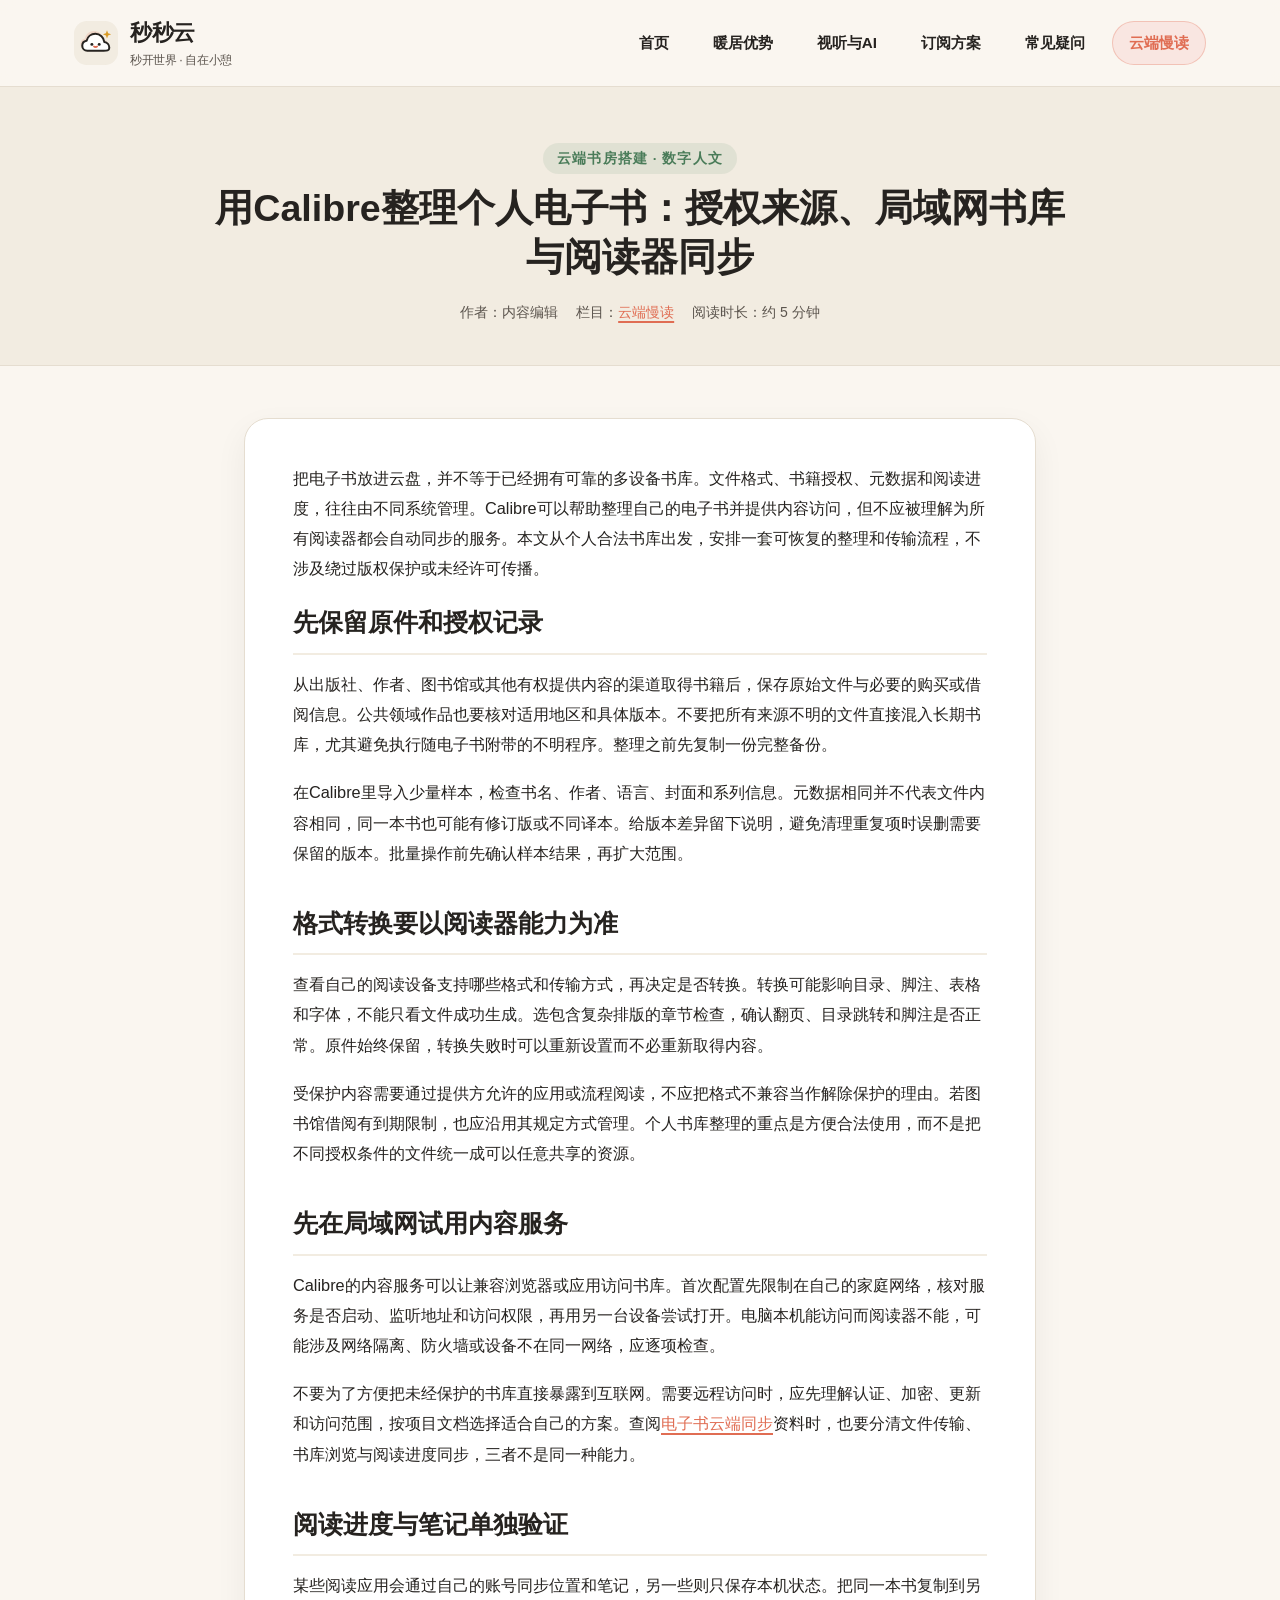
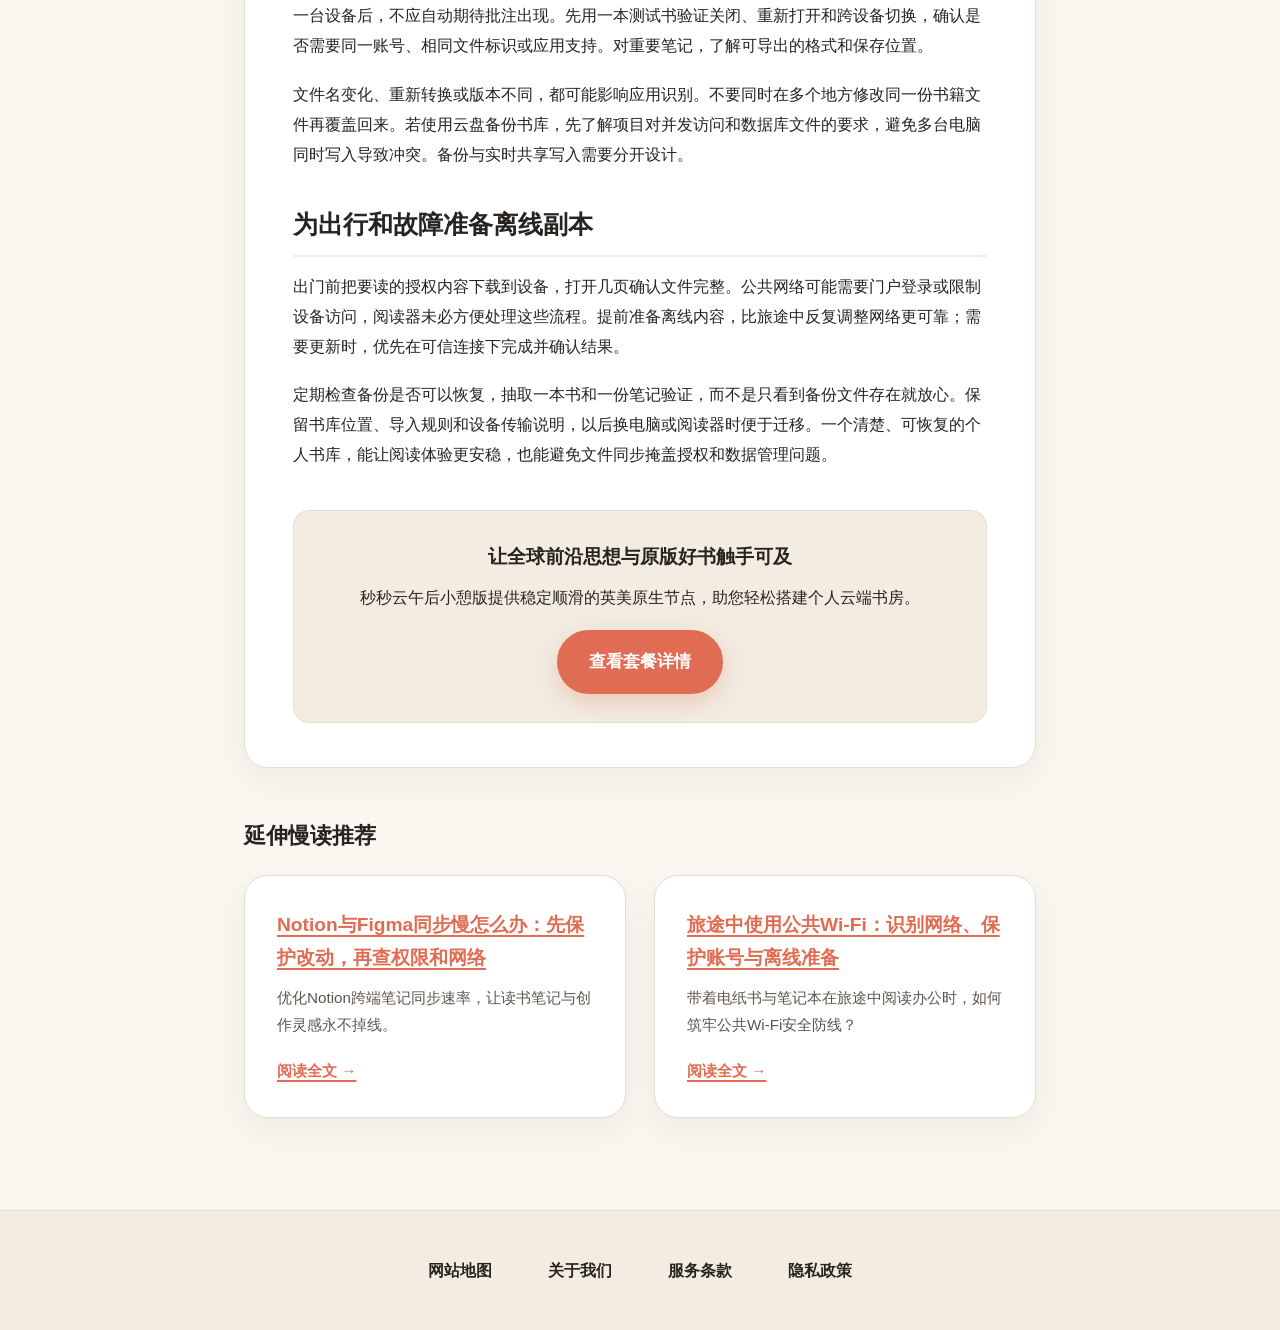
<file: e-reader-calibre-cloud-library.html>
<!DOCTYPE html>
<html lang="zh-CN">
<head>
  <meta charset="UTF-8">
  <meta name="viewport" content="width=device-width, initial-scale=1.0">
  <title>用Calibre整理个人电子书：授权来源、局域网书库与阅读器同步｜秒秒云</title>
  <meta name="description" content="把电子书放进云盘，并不等于已经拥有可靠的多设备书库。文件格式、书籍授权、元数据和阅读进度，往往由不同系统管理。Calibre可以帮助整理自己的电子书并提供内容访问，但不应被理解为所有阅读器都会自动同步的服务。本">
  <meta name="keywords" content="Calibre外刊抓取,海外原版电子书,云端书房同步,Kobo阅读器同步,Send to Kindle优化,秒秒云">
  <link rel="canonical" href="https://miaomiao-yun.rest/e-reader-calibre-cloud-library.html">
  <link rel="stylesheet" href="style.css">
</head>
<body>

  <header class="site-header">
    <div class="container header-inner">
      <a href="index.html" class="brand-logo" aria-label="秒秒云首页">
        <svg viewBox="0 0 48 48" fill="none" xmlns="http://www.w3.org/2000/svg" role="img" aria-label="秒秒云云朵靠垫与暖星标志">
          <rect width="48" height="48" rx="14" fill="#F2ECE1"/>
          <path d="M13 31C9.686 31 7 28.314 7 25C7 22.054 9.124 19.605 11.926 19.097C12.905 14.482 16.999 11 21.9 11C27.246 11 31.644 15.106 32.065 20.341C35.394 20.662 38 23.465 38 26.875C38 30.5 35.038 33 31.5 33H13V31Z" fill="#E06D53" fill-opacity="0.18"/>
          <path d="M14.5 32.5C11.462 32.5 9 30.038 9 27C9 24.22 11.063 21.922 13.743 21.55C14.773 17.224 18.662 14 23.3 14C28.423 14 32.636 17.925 33.063 22.938C36.115 23.319 38.5 25.921 38.5 29.08C38.5 32.5 35.725 32.5 32.3 32.5H14.5Z" stroke="#262320" stroke-width="2.2" stroke-linecap="round" stroke-linejoin="round" fill="#FFFFFF"/>
          <path d="M36 10L37.2 13.3L40.5 14.5L37.2 15.7L36 19L34.8 15.7L31.5 14.5L34.8 13.3L36 10Z" fill="#D99B26"/>
          <circle cx="19.5" cy="25.5" r="1.6" fill="#262320"/>
          <circle cx="27.5" cy="25.5" r="1.6" fill="#262320"/>
          <path d="M21.8 27.8C22.5 28.6 24.5 28.6 25.2 27.8" stroke="#E06D53" stroke-width="2" stroke-linecap="round"/>
        </svg>
        <div>
          <span>秒秒云</span>
          <span class="brand-tagline">秒开世界 · 自在小憩</span>
        </div>
      </a>
      <nav class="main-nav" aria-label="主导航">
        <a href="index.html">首页</a>
        <a href="index.html#advantages">暖居优势</a>
        <a href="index.html#streaming">视听与AI</a>
        <a href="index.html#pricing">订阅方案</a>
        <a href="index.html#faq">常见疑问</a>
        <a href="lounge-reads.html" class="nav-hub-pill active">云端慢读</a>
      </nav>
    </div>
  </header>

  <main>
    <section class="page-hero">
      <div class="container">
        <span class="section-eyebrow">云端书房搭建 · 数字人文</span>
        <h1>用Calibre整理个人电子书：授权来源、局域网书库与阅读器同步</h1>
        <div class="article-meta-bar">
          <span>作者：内容编辑</span>
          <span>栏目：<a href="lounge-reads.html">云端慢读</a></span>
          <span>阅读时长：约 5 分钟</span>
        </div>
      </div>
    </section>

    <div class="article-container">
      <article class="article-body">
<p>把电子书放进云盘，并不等于已经拥有可靠的多设备书库。文件格式、书籍授权、元数据和阅读进度，往往由不同系统管理。Calibre可以帮助整理自己的电子书并提供内容访问，但不应被理解为所有阅读器都会自动同步的服务。本文从个人合法书库出发，安排一套可恢复的整理和传输流程，不涉及绕过版权保护或未经许可传播。</p>
<h2>先保留原件和授权记录</h2>
<p>从出版社、作者、图书馆或其他有权提供内容的渠道取得书籍后，保存原始文件与必要的购买或借阅信息。公共领域作品也要核对适用地区和具体版本。不要把所有来源不明的文件直接混入长期书库，尤其避免执行随电子书附带的不明程序。整理之前先复制一份完整备份。</p>
<p>在Calibre里导入少量样本，检查书名、作者、语言、封面和系列信息。元数据相同并不代表文件内容相同，同一本书也可能有修订版或不同译本。给版本差异留下说明，避免清理重复项时误删需要保留的版本。批量操作前先确认样本结果，再扩大范围。</p>
<h2>格式转换要以阅读器能力为准</h2>
<p>查看自己的阅读设备支持哪些格式和传输方式，再决定是否转换。转换可能影响目录、脚注、表格和字体，不能只看文件成功生成。选包含复杂排版的章节检查，确认翻页、目录跳转和脚注是否正常。原件始终保留，转换失败时可以重新设置而不必重新取得内容。</p>
<p>受保护内容需要通过提供方允许的应用或流程阅读，不应把格式不兼容当作解除保护的理由。若图书馆借阅有到期限制，也应沿用其规定方式管理。个人书库整理的重点是方便合法使用，而不是把不同授权条件的文件统一成可以任意共享的资源。</p>
<h2>先在局域网试用内容服务</h2>
<p>Calibre的内容服务可以让兼容浏览器或应用访问书库。首次配置先限制在自己的家庭网络，核对服务是否启动、监听地址和访问权限，再用另一台设备尝试打开。电脑本机能访问而阅读器不能，可能涉及网络隔离、防火墙或设备不在同一网络，应逐项检查。</p>
<p>不要为了方便把未经保护的书库直接暴露到互联网。需要远程访问时，应先理解认证、加密、更新和访问范围，按项目文档选择适合自己的方案。查阅<a href="https://jichangtuijan.top/">电子书云端同步</a>资料时，也要分清文件传输、书库浏览与阅读进度同步，三者不是同一种能力。</p>
<h2>阅读进度与笔记单独验证</h2>
<p>某些阅读应用会通过自己的账号同步位置和笔记，另一些则只保存本机状态。把同一本书复制到另一台设备后，不应自动期待批注出现。先用一本测试书验证关闭、重新打开和跨设备切换，确认是否需要同一账号、相同文件标识或应用支持。对重要笔记，了解可导出的格式和保存位置。</p>
<p>文件名变化、重新转换或版本不同，都可能影响应用识别。不要同时在多个地方修改同一份书籍文件再覆盖回来。若使用云盘备份书库，先了解项目对并发访问和数据库文件的要求，避免多台电脑同时写入导致冲突。备份与实时共享写入需要分开设计。</p>
<h2>为出行和故障准备离线副本</h2>
<p>出门前把要读的授权内容下载到设备，打开几页确认文件完整。公共网络可能需要门户登录或限制设备访问，阅读器未必方便处理这些流程。提前准备离线内容，比旅途中反复调整网络更可靠；需要更新时，优先在可信连接下完成并确认结果。</p>
<p>定期检查备份是否可以恢复，抽取一本书和一份笔记验证，而不是只看到备份文件存在就放心。保留书库位置、导入规则和设备传输说明，以后换电脑或阅读器时便于迁移。一个清楚、可恢复的个人书库，能让阅读体验更安稳，也能避免文件同步掩盖授权和数据管理问题。</p>
<div class="article-cta-banner">
          <p style="font-size: 1.2rem; font-weight: 800; margin-bottom: 8px;">让全球前沿思想与原版好书触手可及</p>
          <p>秒秒云午后小憩版提供稳定顺滑的英美原生节点，助您轻松搭建个人云端书房。</p>
          <a href="https://ww012.twilightaff.com/#/?code=A56DH1Af" class="btn-primary" rel="nofollow" target="_blank">查看套餐详情</a>
        </div>
      </article>

      <section style="margin-top: 48px;">
        <h2 style="margin-bottom: 20px; font-size: 1.4rem;">延伸慢读推荐</h2>
        <div class="hub-grid" style="padding: 0;">
          <article class="article-card">
            <p style="font-size: 1.2rem; font-weight: 700; margin-bottom: 10px;"><a href="notion-figma-cross-border-sync.html">Notion与Figma同步慢怎么办：先保护改动，再查权限和网络</a></p>
            <p>优化Notion跨端笔记同步速率，让读书笔记与创作灵感永不掉线。</p>
            <a href="notion-figma-cross-border-sync.html" class="read-more-link">阅读全文 &rarr;</a>
          </article>
          <article class="article-card">
            <p style="font-size: 1.2rem; font-weight: 700; margin-bottom: 10px;"><a href="public-hotspot-travel-security-tips.html">旅途中使用公共Wi-Fi：识别网络、保护账号与离线准备</a></p>
            <p>带着电纸书与笔记本在旅途中阅读办公时，如何筑牢公共Wi-Fi安全防线？</p>
            <a href="public-hotspot-travel-security-tips.html" class="read-more-link">阅读全文 &rarr;</a>
          </article>
        </div>
      </section>
    </div>
  </main>

  <footer class="site-footer">
    <div class="container">
      <nav class="footer-nav" aria-label="页脚导航">
        <a href="sitemap.html">网站地图</a>
        <a href="about.html">关于我们</a>
        <a href="terms.html">服务条款</a>
        <a href="privacy.html">隐私政策</a>
      </nav>
    </div>
  </footer>

</body>
</html>
</file>
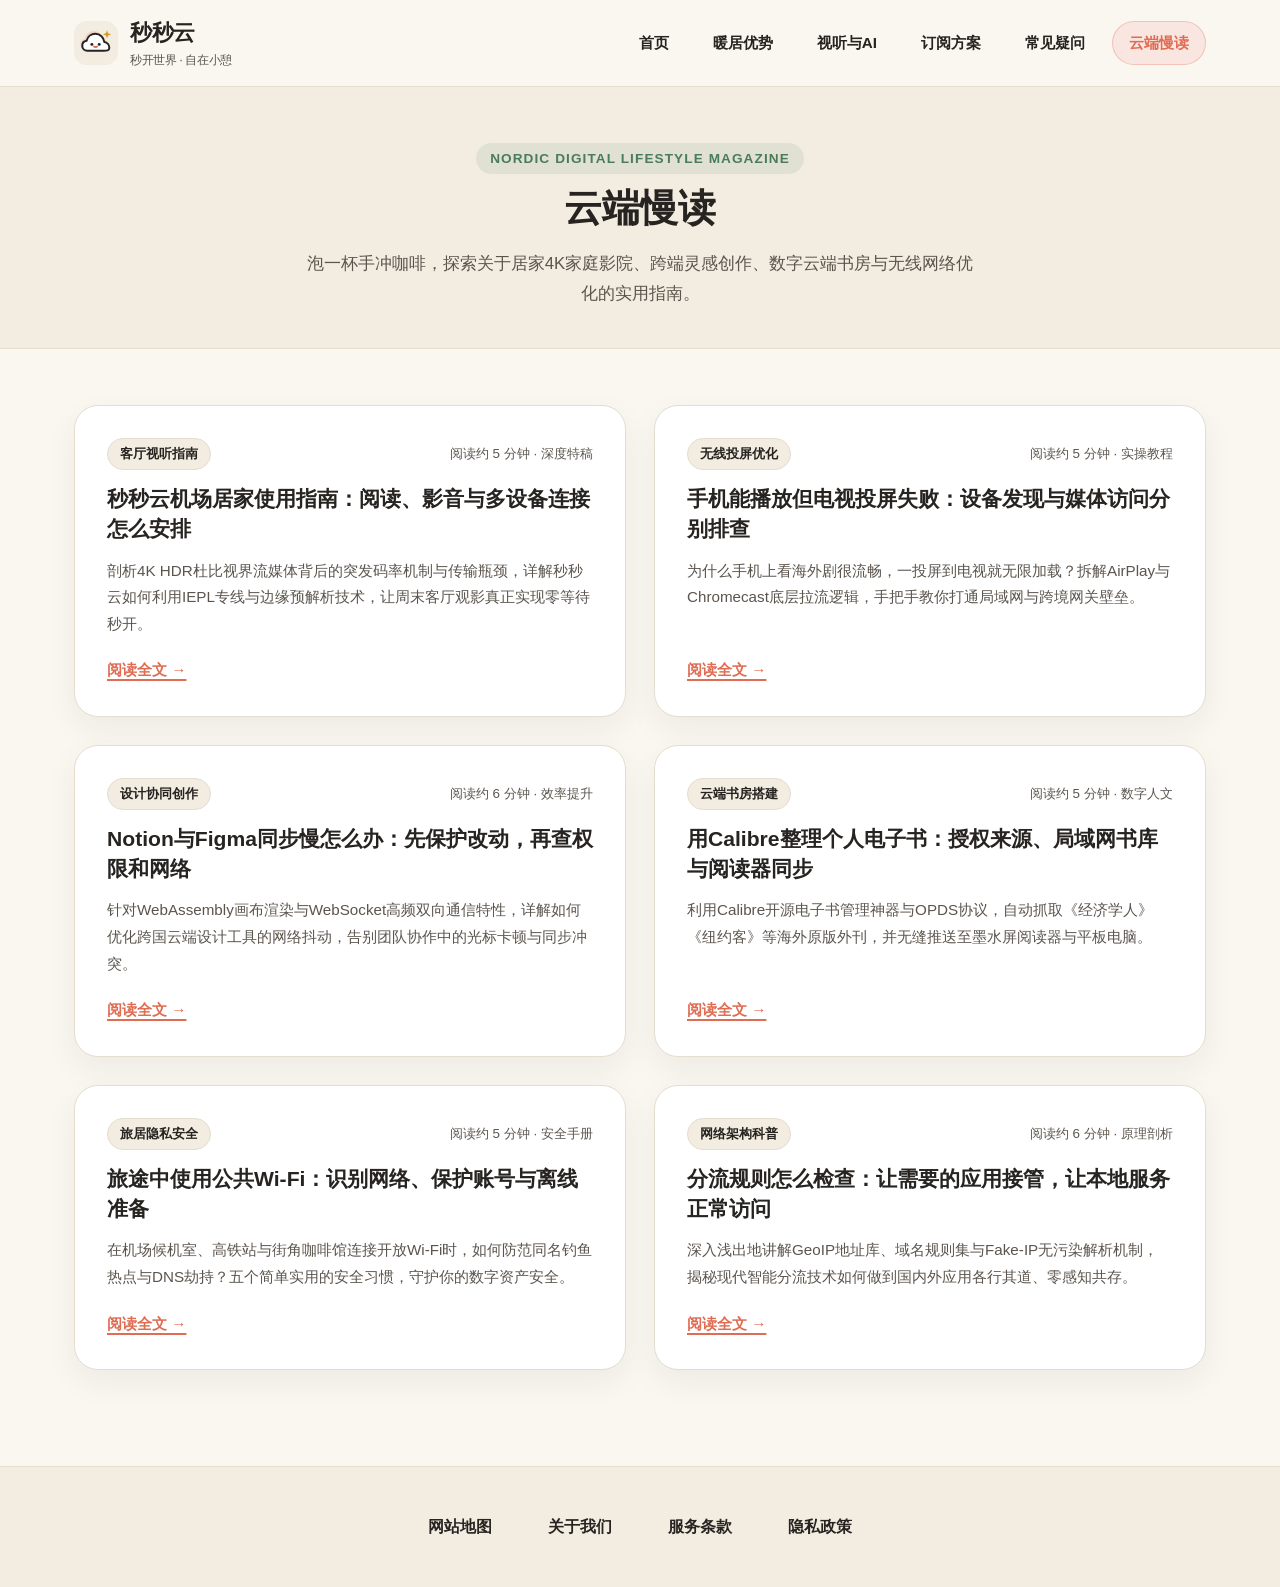
<file: lounge-reads.html>
<!DOCTYPE html>
<html lang="zh-CN">
<head>
  <meta charset="UTF-8">
  <meta name="viewport" content="width=device-width, initial-scale=1.0">
  <title>云端慢读 - 秒秒云数字生活专栏 | 居家4K视听、跨端创作与网络隐私指南</title>
  <meta name="description" content="欢迎来到秒秒云「云端慢读」数字生活专栏。这里汇集了居家4K流媒体极速秒开指南、Apple TV与AirPlay无线投屏优化、Figma与Notion跨国同步、外刊云端书房搭建及旅居公共网络隐私安全手册。">
  <meta name="keywords" content="云端慢读,秒秒云专栏,4K流媒体优化,AirPlay投屏卡顿,Figma加载慢,Calibre电子书同步,智能分流原理">
  <link rel="canonical" href="https://miaomiao-yun.rest/lounge-reads.html">
  <meta property="og:title" content="云端慢读 - 秒秒云数字生活专栏 | 居家4K视听、跨端创作与网络隐私指南">
  <meta property="og:description" content="探索更轻盈自在的数字生活方式：涵盖居家4K影音、跨国设计协同、外文原版书房与公共网络隐私防护的深度指南。">
  <meta property="og:image" content="https://miaomiao-yun.rest/hero-cloud-lounge.svg">
  <meta property="og:url" content="https://miaomiao-yun.rest/lounge-reads.html">
  <meta property="og:type" content="website">
  <meta property="og:site_name" content="秒秒云">
  <link rel="stylesheet" href="style.css">
</head>
<body>

  <header class="site-header">
    <div class="container header-inner">
      <a href="index.html" class="brand-logo" aria-label="秒秒云首页">
        <svg viewBox="0 0 48 48" fill="none" xmlns="http://www.w3.org/2000/svg" role="img" aria-label="秒秒云云朵靠垫与暖星标志">
          <rect width="48" height="48" rx="14" fill="#F2ECE1"/>
          <path d="M13 31C9.686 31 7 28.314 7 25C7 22.054 9.124 19.605 11.926 19.097C12.905 14.482 16.999 11 21.9 11C27.246 11 31.644 15.106 32.065 20.341C35.394 20.662 38 23.465 38 26.875C38 30.5 35.038 33 31.5 33H13V31Z" fill="#E06D53" fill-opacity="0.18"/>
          <path d="M14.5 32.5C11.462 32.5 9 30.038 9 27C9 24.22 11.063 21.922 13.743 21.55C14.773 17.224 18.662 14 23.3 14C28.423 14 32.636 17.925 33.063 22.938C36.115 23.319 38.5 25.921 38.5 29.08C38.5 32.5 35.725 32.5 32.3 32.5H14.5Z" stroke="#262320" stroke-width="2.2" stroke-linecap="round" stroke-linejoin="round" fill="#FFFFFF"/>
          <path d="M36 10L37.2 13.3L40.5 14.5L37.2 15.7L36 19L34.8 15.7L31.5 14.5L34.8 13.3L36 10Z" fill="#D99B26"/>
          <circle cx="19.5" cy="25.5" r="1.6" fill="#262320"/>
          <circle cx="27.5" cy="25.5" r="1.6" fill="#262320"/>
          <path d="M21.8 27.8C22.5 28.6 24.5 28.6 25.2 27.8" stroke="#E06D53" stroke-width="2" stroke-linecap="round"/>
        </svg>
        <div>
          <span>秒秒云</span>
          <span class="brand-tagline">秒开世界 · 自在小憩</span>
        </div>
      </a>
      <nav class="main-nav" aria-label="主导航">
        <a href="index.html">首页</a>
        <a href="index.html#advantages">暖居优势</a>
        <a href="index.html#streaming">视听与AI</a>
        <a href="index.html#pricing">订阅方案</a>
        <a href="index.html#faq">常见疑问</a>
        <a href="lounge-reads.html" class="nav-hub-pill active">云端慢读</a>
      </nav>
    </div>
  </header>

  <main>
    <section class="page-hero">
      <div class="container">
        <span class="section-eyebrow">Nordic Digital Lifestyle Magazine</span>
        <h1>云端慢读</h1>
        <p>泡一杯手冲咖啡，探索关于居家4K家庭影院、跨端灵感创作、数字云端书房与无线网络优化的实用指南。</p>
      </div>
    </section>

    <section class="container">
      <div class="hub-grid">
        <!-- Article Card 1 -->
        <article class="article-card">
          <div>
            <div class="article-card-meta">
              <span class="warm-pill">客厅视听指南</span>
              <span>阅读约 5 分钟 · 深度特稿</span>
            </div>
            <h2><a href="miaomiao-effortless-streaming-guide.html">秒秒云机场居家使用指南：阅读、影音与多设备连接怎么安排</a></h2>
            <p>剖析4K HDR杜比视界流媒体背后的突发码率机制与传输瓶颈，详解秒秒云如何利用IEPL专线与边缘预解析技术，让周末客厅观影真正实现零等待秒开。</p>
          </div>
          <a href="miaomiao-effortless-streaming-guide.html" class="read-more-link">阅读全文 &rarr;</a>
        </article>

        <!-- Article Card 2 -->
        <article class="article-card">
          <div>
            <div class="article-card-meta">
              <span class="warm-pill">无线投屏优化</span>
              <span>阅读约 5 分钟 · 实操教程</span>
            </div>
            <h2><a href="smart-tv-casting-airplay-optimization.html">手机能播放但电视投屏失败：设备发现与媒体访问分别排查</a></h2>
            <p>为什么手机上看海外剧很流畅，一投屏到电视就无限加载？拆解AirPlay与Chromecast底层拉流逻辑，手把手教你打通局域网与跨境网关壁垒。</p>
          </div>
          <a href="smart-tv-casting-airplay-optimization.html" class="read-more-link">阅读全文 &rarr;</a>
        </article>

        <!-- Article Card 3 -->
        <article class="article-card">
          <div>
            <div class="article-card-meta">
              <span class="warm-pill">设计协同创作</span>
              <span>阅读约 6 分钟 · 效率提升</span>
            </div>
            <h2><a href="notion-figma-cross-border-sync.html">Notion与Figma同步慢怎么办：先保护改动，再查权限和网络</a></h2>
            <p>针对WebAssembly画布渲染与WebSocket高频双向通信特性，详解如何优化跨国云端设计工具的网络抖动，告别团队协作中的光标卡顿与同步冲突。</p>
          </div>
          <a href="notion-figma-cross-border-sync.html" class="read-more-link">阅读全文 &rarr;</a>
        </article>

        <!-- Article Card 4 -->
        <article class="article-card">
          <div>
            <div class="article-card-meta">
              <span class="warm-pill">云端书房搭建</span>
              <span>阅读约 5 分钟 · 数字人文</span>
            </div>
            <h2><a href="e-reader-calibre-cloud-library.html">用Calibre整理个人电子书：授权来源、局域网书库与阅读器同步</a></h2>
            <p>利用Calibre开源电子书管理神器与OPDS协议，自动抓取《经济学人》《纽约客》等海外原版外刊，并无缝推送至墨水屏阅读器与平板电脑。</p>
          </div>
          <a href="e-reader-calibre-cloud-library.html" class="read-more-link">阅读全文 &rarr;</a>
        </article>

        <!-- Article Card 5 -->
        <article class="article-card">
          <div>
            <div class="article-card-meta">
              <span class="warm-pill">旅居隐私安全</span>
              <span>阅读约 5 分钟 · 安全手册</span>
            </div>
            <h2><a href="public-hotspot-travel-security-tips.html">旅途中使用公共Wi-Fi：识别网络、保护账号与离线准备</a></h2>
            <p>在机场候机室、高铁站与街角咖啡馆连接开放Wi-Fi时，如何防范同名钓鱼热点与DNS劫持？五个简单实用的安全习惯，守护你的数字资产安全。</p>
          </div>
          <a href="public-hotspot-travel-security-tips.html" class="read-more-link">阅读全文 &rarr;</a>
        </article>

        <!-- Article Card 6 -->
        <article class="article-card">
          <div>
            <div class="article-card-meta">
              <span class="warm-pill">网络架构科普</span>
              <span>阅读约 6 分钟 · 原理剖析</span>
            </div>
            <h2><a href="split-tunneling-domestic-foreign-traffic.html">分流规则怎么检查：让需要的应用接管，让本地服务正常访问</a></h2>
            <p>深入浅出地讲解GeoIP地址库、域名规则集与Fake-IP无污染解析机制，揭秘现代智能分流技术如何做到国内外应用各行其道、零感知共存。</p>
          </div>
          <a href="split-tunneling-domestic-foreign-traffic.html" class="read-more-link">阅读全文 &rarr;</a>
        </article>
      </div>
    </section>
  </main>

  <footer class="site-footer">
    <div class="container">
      <nav class="footer-nav" aria-label="页脚导航">
        <a href="sitemap.html">网站地图</a>
        <a href="about.html">关于我们</a>
        <a href="terms.html">服务条款</a>
        <a href="privacy.html">隐私政策</a>
      </nav>
    </div>
  </footer>

</body>
</html>
</file>
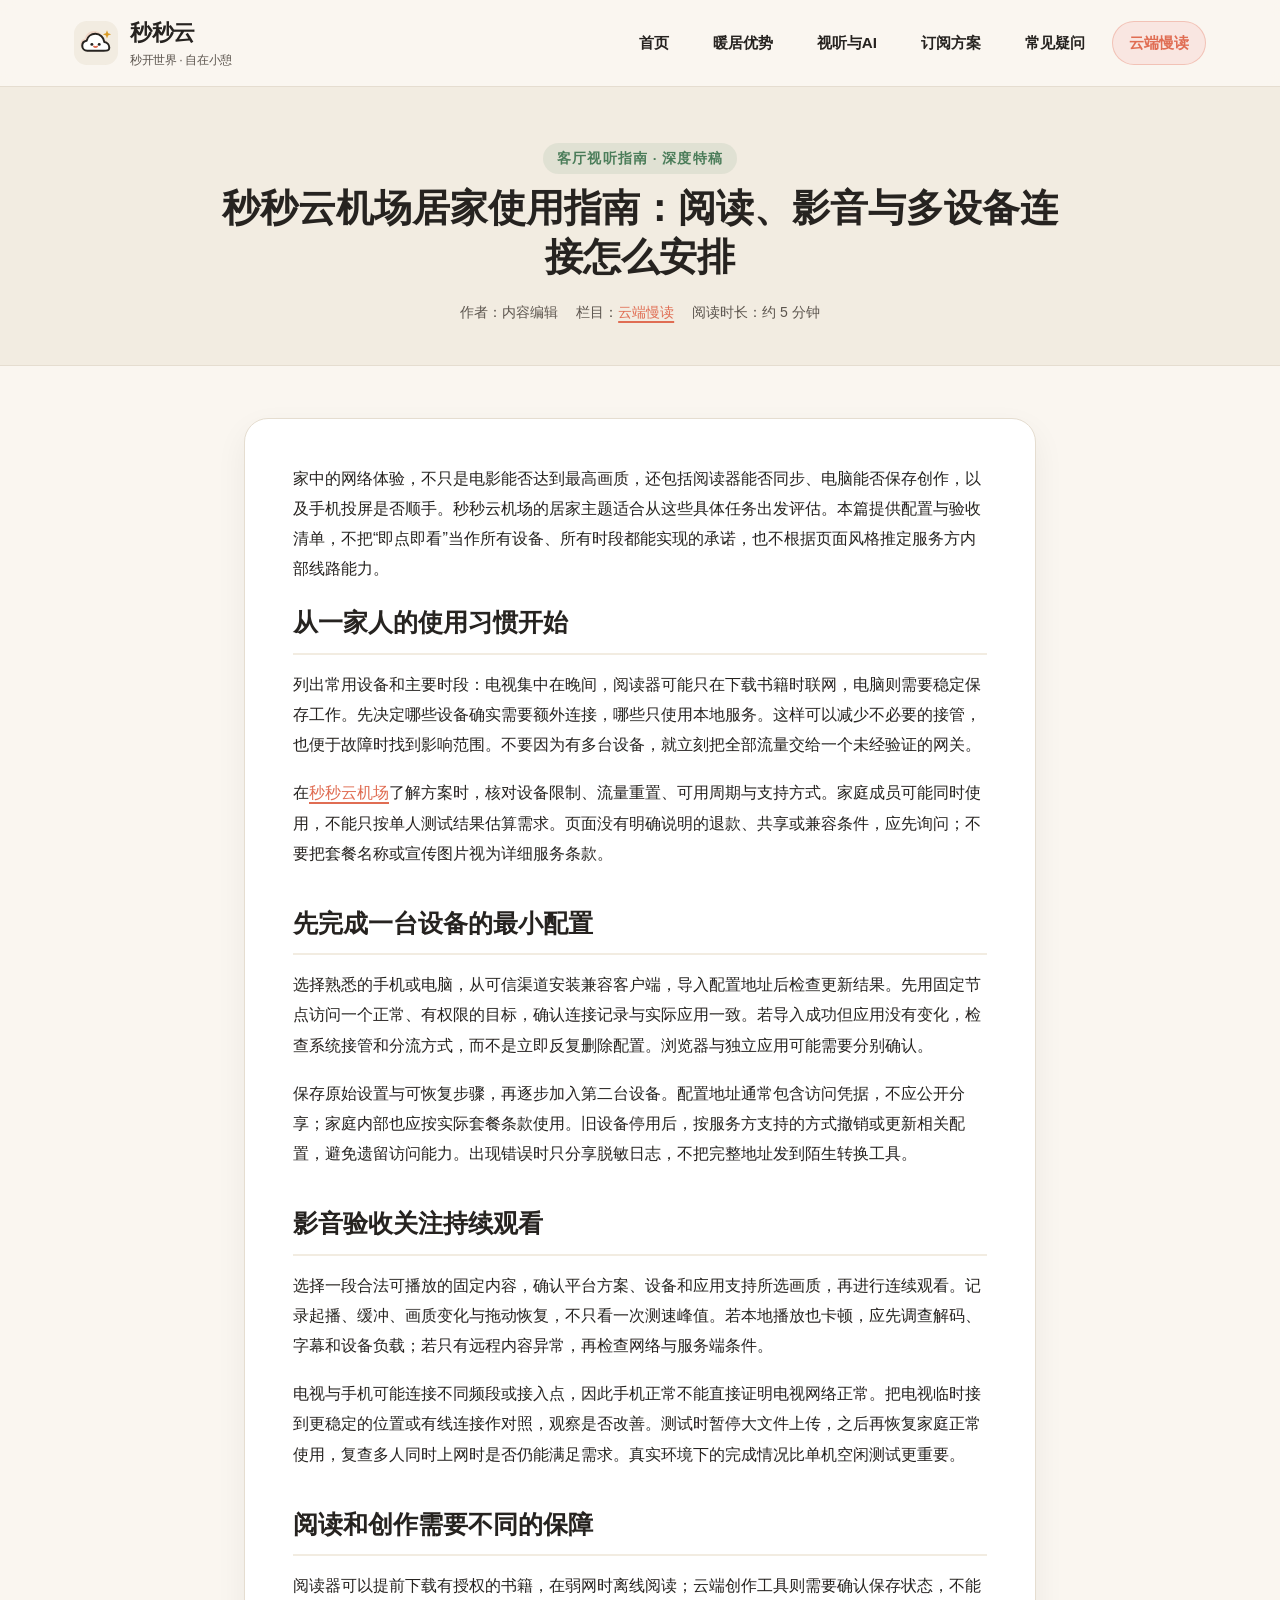
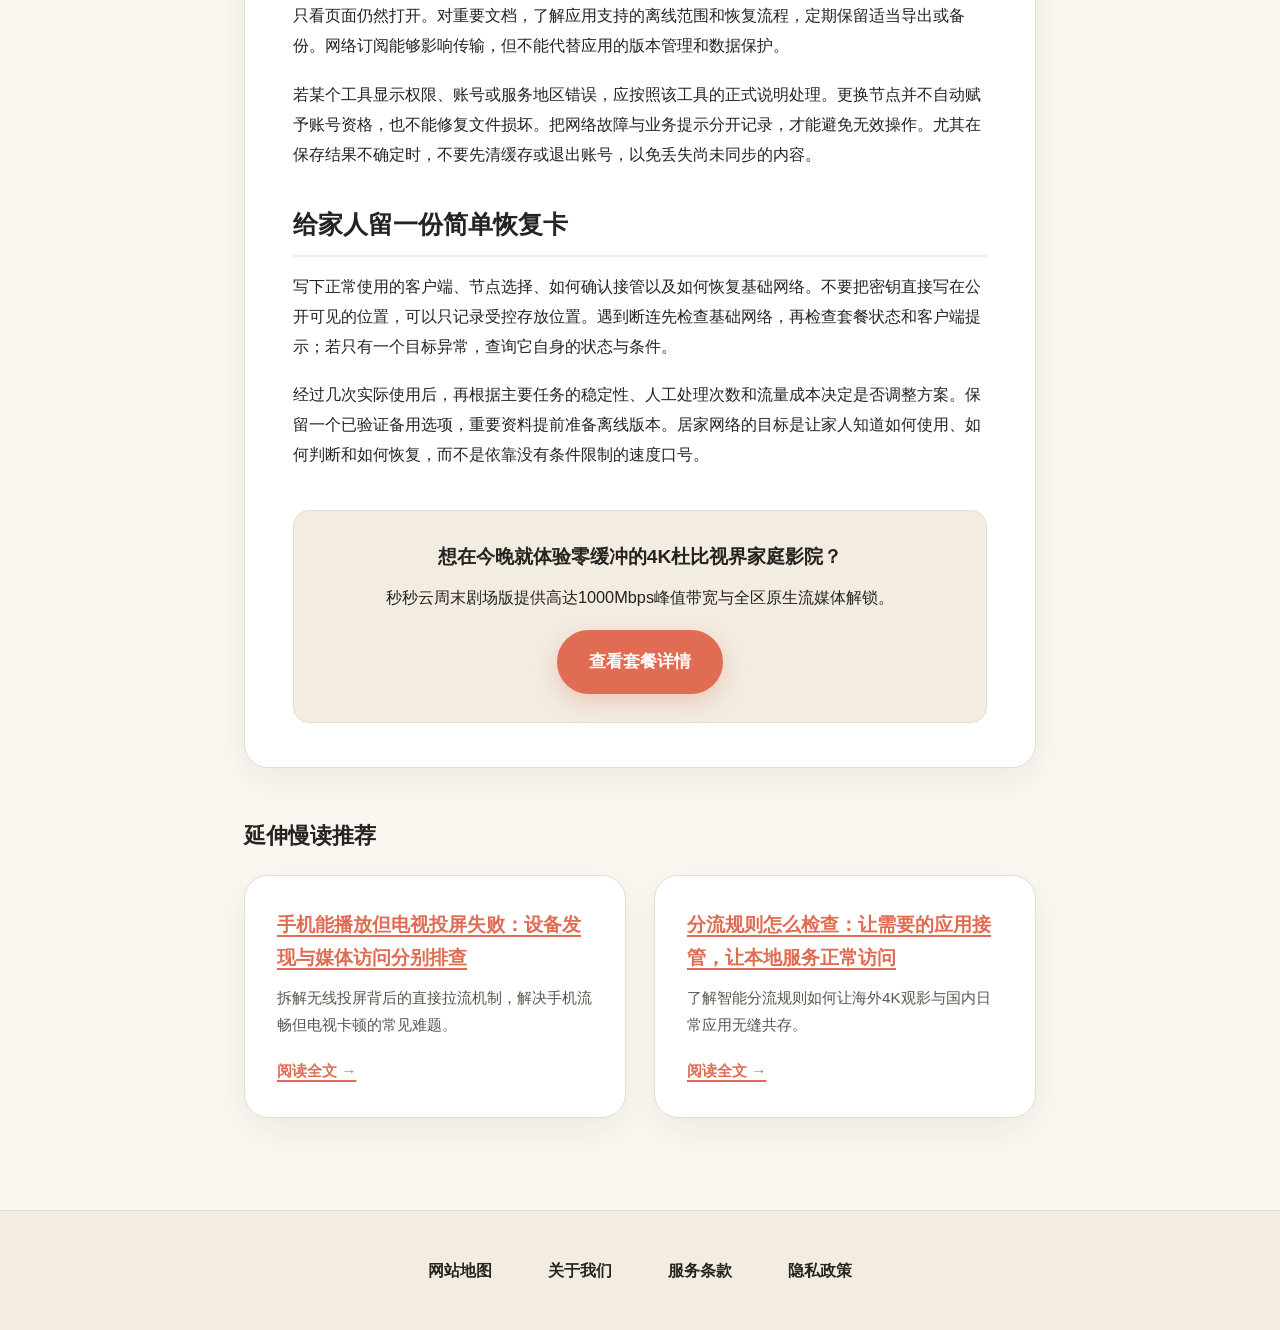
<file: miaomiao-effortless-streaming-guide.html>
<!DOCTYPE html>
<html lang="zh-CN">
<head>
  <meta charset="UTF-8">
  <meta name="viewport" content="width=device-width, initial-scale=1.0">
  <title>秒秒云机场居家使用指南：阅读、影音与多设备连接怎么安排</title>
  <meta name="description" content="家中的网络体验，不只是电影能否达到最高画质，还包括阅读器能否同步、电脑能否保存创作，以及手机投屏是否顺手。秒秒云机场的居家主题适合从这些具体任务出发评估。本篇提供配置与验收清单，不把“即点即看”当作所有设备、所">
  <meta name="keywords" content="秒秒云,4K流媒体解锁,Netflix缓冲优化,IEPL专线,居家影院网络,极速秒开">
  <link rel="canonical" href="https://miaomiao-yun.rest/miaomiao-effortless-streaming-guide.html">
  <link rel="stylesheet" href="style.css">
</head>
<body>

  <header class="site-header">
    <div class="container header-inner">
      <a href="index.html" class="brand-logo" aria-label="秒秒云首页">
        <svg viewBox="0 0 48 48" fill="none" xmlns="http://www.w3.org/2000/svg" role="img" aria-label="秒秒云云朵靠垫与暖星标志">
          <rect width="48" height="48" rx="14" fill="#F2ECE1"/>
          <path d="M13 31C9.686 31 7 28.314 7 25C7 22.054 9.124 19.605 11.926 19.097C12.905 14.482 16.999 11 21.9 11C27.246 11 31.644 15.106 32.065 20.341C35.394 20.662 38 23.465 38 26.875C38 30.5 35.038 33 31.5 33H13V31Z" fill="#E06D53" fill-opacity="0.18"/>
          <path d="M14.5 32.5C11.462 32.5 9 30.038 9 27C9 24.22 11.063 21.922 13.743 21.55C14.773 17.224 18.662 14 23.3 14C28.423 14 32.636 17.925 33.063 22.938C36.115 23.319 38.5 25.921 38.5 29.08C38.5 32.5 35.725 32.5 32.3 32.5H14.5Z" stroke="#262320" stroke-width="2.2" stroke-linecap="round" stroke-linejoin="round" fill="#FFFFFF"/>
          <path d="M36 10L37.2 13.3L40.5 14.5L37.2 15.7L36 19L34.8 15.7L31.5 14.5L34.8 13.3L36 10Z" fill="#D99B26"/>
          <circle cx="19.5" cy="25.5" r="1.6" fill="#262320"/>
          <circle cx="27.5" cy="25.5" r="1.6" fill="#262320"/>
          <path d="M21.8 27.8C22.5 28.6 24.5 28.6 25.2 27.8" stroke="#E06D53" stroke-width="2" stroke-linecap="round"/>
        </svg>
        <div>
          <span>秒秒云</span>
          <span class="brand-tagline">秒开世界 · 自在小憩</span>
        </div>
      </a>
      <nav class="main-nav" aria-label="主导航">
        <a href="index.html">首页</a>
        <a href="index.html#advantages">暖居优势</a>
        <a href="index.html#streaming">视听与AI</a>
        <a href="index.html#pricing">订阅方案</a>
        <a href="index.html#faq">常见疑问</a>
        <a href="lounge-reads.html" class="nav-hub-pill active">云端慢读</a>
      </nav>
    </div>
  </header>

  <main>
    <section class="page-hero">
      <div class="container">
        <span class="section-eyebrow">客厅视听指南 · 深度特稿</span>
        <h1>秒秒云机场居家使用指南：阅读、影音与多设备连接怎么安排</h1>
        <div class="article-meta-bar">
          <span>作者：内容编辑</span>
          <span>栏目：<a href="lounge-reads.html">云端慢读</a></span>
          <span>阅读时长：约 5 分钟</span>
        </div>
      </div>
    </section>

    <div class="article-container">
      <article class="article-body">
<p>家中的网络体验，不只是电影能否达到最高画质，还包括阅读器能否同步、电脑能否保存创作，以及手机投屏是否顺手。秒秒云机场的居家主题适合从这些具体任务出发评估。本篇提供配置与验收清单，不把“即点即看”当作所有设备、所有时段都能实现的承诺，也不根据页面风格推定服务方内部线路能力。</p>
<h2>从一家人的使用习惯开始</h2>
<p>列出常用设备和主要时段：电视集中在晚间，阅读器可能只在下载书籍时联网，电脑则需要稳定保存工作。先决定哪些设备确实需要额外连接，哪些只使用本地服务。这样可以减少不必要的接管，也便于故障时找到影响范围。不要因为有多台设备，就立刻把全部流量交给一个未经验证的网关。</p>
<p>在<a href="https://miaomiao-yun.rest/">秒秒云机场</a>了解方案时，核对设备限制、流量重置、可用周期与支持方式。家庭成员可能同时使用，不能只按单人测试结果估算需求。页面没有明确说明的退款、共享或兼容条件，应先询问；不要把套餐名称或宣传图片视为详细服务条款。</p>
<h2>先完成一台设备的最小配置</h2>
<p>选择熟悉的手机或电脑，从可信渠道安装兼容客户端，导入配置地址后检查更新结果。先用固定节点访问一个正常、有权限的目标，确认连接记录与实际应用一致。若导入成功但应用没有变化，检查系统接管和分流方式，而不是立即反复删除配置。浏览器与独立应用可能需要分别确认。</p>
<p>保存原始设置与可恢复步骤，再逐步加入第二台设备。配置地址通常包含访问凭据，不应公开分享；家庭内部也应按实际套餐条款使用。旧设备停用后，按服务方支持的方式撤销或更新相关配置，避免遗留访问能力。出现错误时只分享脱敏日志，不把完整地址发到陌生转换工具。</p>
<h2>影音验收关注持续观看</h2>
<p>选择一段合法可播放的固定内容，确认平台方案、设备和应用支持所选画质，再进行连续观看。记录起播、缓冲、画质变化与拖动恢复，不只看一次测速峰值。若本地播放也卡顿，应先调查解码、字幕和设备负载；若只有远程内容异常，再检查网络与服务端条件。</p>
<p>电视与手机可能连接不同频段或接入点，因此手机正常不能直接证明电视网络正常。把电视临时接到更稳定的位置或有线连接作对照，观察是否改善。测试时暂停大文件上传，之后再恢复家庭正常使用，复查多人同时上网时是否仍能满足需求。真实环境下的完成情况比单机空闲测试更重要。</p>
<h2>阅读和创作需要不同的保障</h2>
<p>阅读器可以提前下载有授权的书籍，在弱网时离线阅读；云端创作工具则需要确认保存状态，不能只看页面仍然打开。对重要文档，了解应用支持的离线范围和恢复流程，定期保留适当导出或备份。网络订阅能够影响传输，但不能代替应用的版本管理和数据保护。</p>
<p>若某个工具显示权限、账号或服务地区错误，应按照该工具的正式说明处理。更换节点并不自动赋予账号资格，也不能修复文件损坏。把网络故障与业务提示分开记录，才能避免无效操作。尤其在保存结果不确定时，不要先清缓存或退出账号，以免丢失尚未同步的内容。</p>
<h2>给家人留一份简单恢复卡</h2>
<p>写下正常使用的客户端、节点选择、如何确认接管以及如何恢复基础网络。不要把密钥直接写在公开可见的位置，可以只记录受控存放位置。遇到断连先检查基础网络，再检查套餐状态和客户端提示；若只有一个目标异常，查询它自身的状态与条件。</p>
<p>经过几次实际使用后，再根据主要任务的稳定性、人工处理次数和流量成本决定是否调整方案。保留一个已验证备用选项，重要资料提前准备离线版本。居家网络的目标是让家人知道如何使用、如何判断和如何恢复，而不是依靠没有条件限制的速度口号。</p>
<div class="article-cta-banner">
          <p style="font-size: 1.2rem; font-weight: 800; margin-bottom: 8px;">想在今晚就体验零缓冲的4K杜比视界家庭影院？</p>
          <p>秒秒云周末剧场版提供高达1000Mbps峰值带宽与全区原生流媒体解锁。</p>
          <a href="https://ww012.twilightaff.com/#/?code=A56DH1Af" class="btn-primary" rel="nofollow" target="_blank">查看套餐详情</a>
        </div>
      </article>

      <!-- Related Articles -->
      <section style="margin-top: 48px;">
        <h2 style="margin-bottom: 20px; font-size: 1.4rem;">延伸慢读推荐</h2>
        <div class="hub-grid" style="padding: 0;">
          <article class="article-card">
            <p style="font-size: 1.2rem; font-weight: 700; margin-bottom: 10px;"><a href="smart-tv-casting-airplay-optimization.html">手机能播放但电视投屏失败：设备发现与媒体访问分别排查</a></p>
            <p>拆解无线投屏背后的直接拉流机制，解决手机流畅但电视卡顿的常见难题。</p>
            <a href="smart-tv-casting-airplay-optimization.html" class="read-more-link">阅读全文 &rarr;</a>
          </article>
          <article class="article-card">
            <p style="font-size: 1.2rem; font-weight: 700; margin-bottom: 10px;"><a href="split-tunneling-domestic-foreign-traffic.html">分流规则怎么检查：让需要的应用接管，让本地服务正常访问</a></p>
            <p>了解智能分流规则如何让海外4K观影与国内日常应用无缝共存。</p>
            <a href="split-tunneling-domestic-foreign-traffic.html" class="read-more-link">阅读全文 &rarr;</a>
          </article>
        </div>
      </section>
    </div>
  </main>

  <footer class="site-footer">
    <div class="container">
      <nav class="footer-nav" aria-label="页脚导航">
        <a href="sitemap.html">网站地图</a>
        <a href="about.html">关于我们</a>
        <a href="terms.html">服务条款</a>
        <a href="privacy.html">隐私政策</a>
      </nav>
    </div>
  </footer>

</body>
</html>
</file>
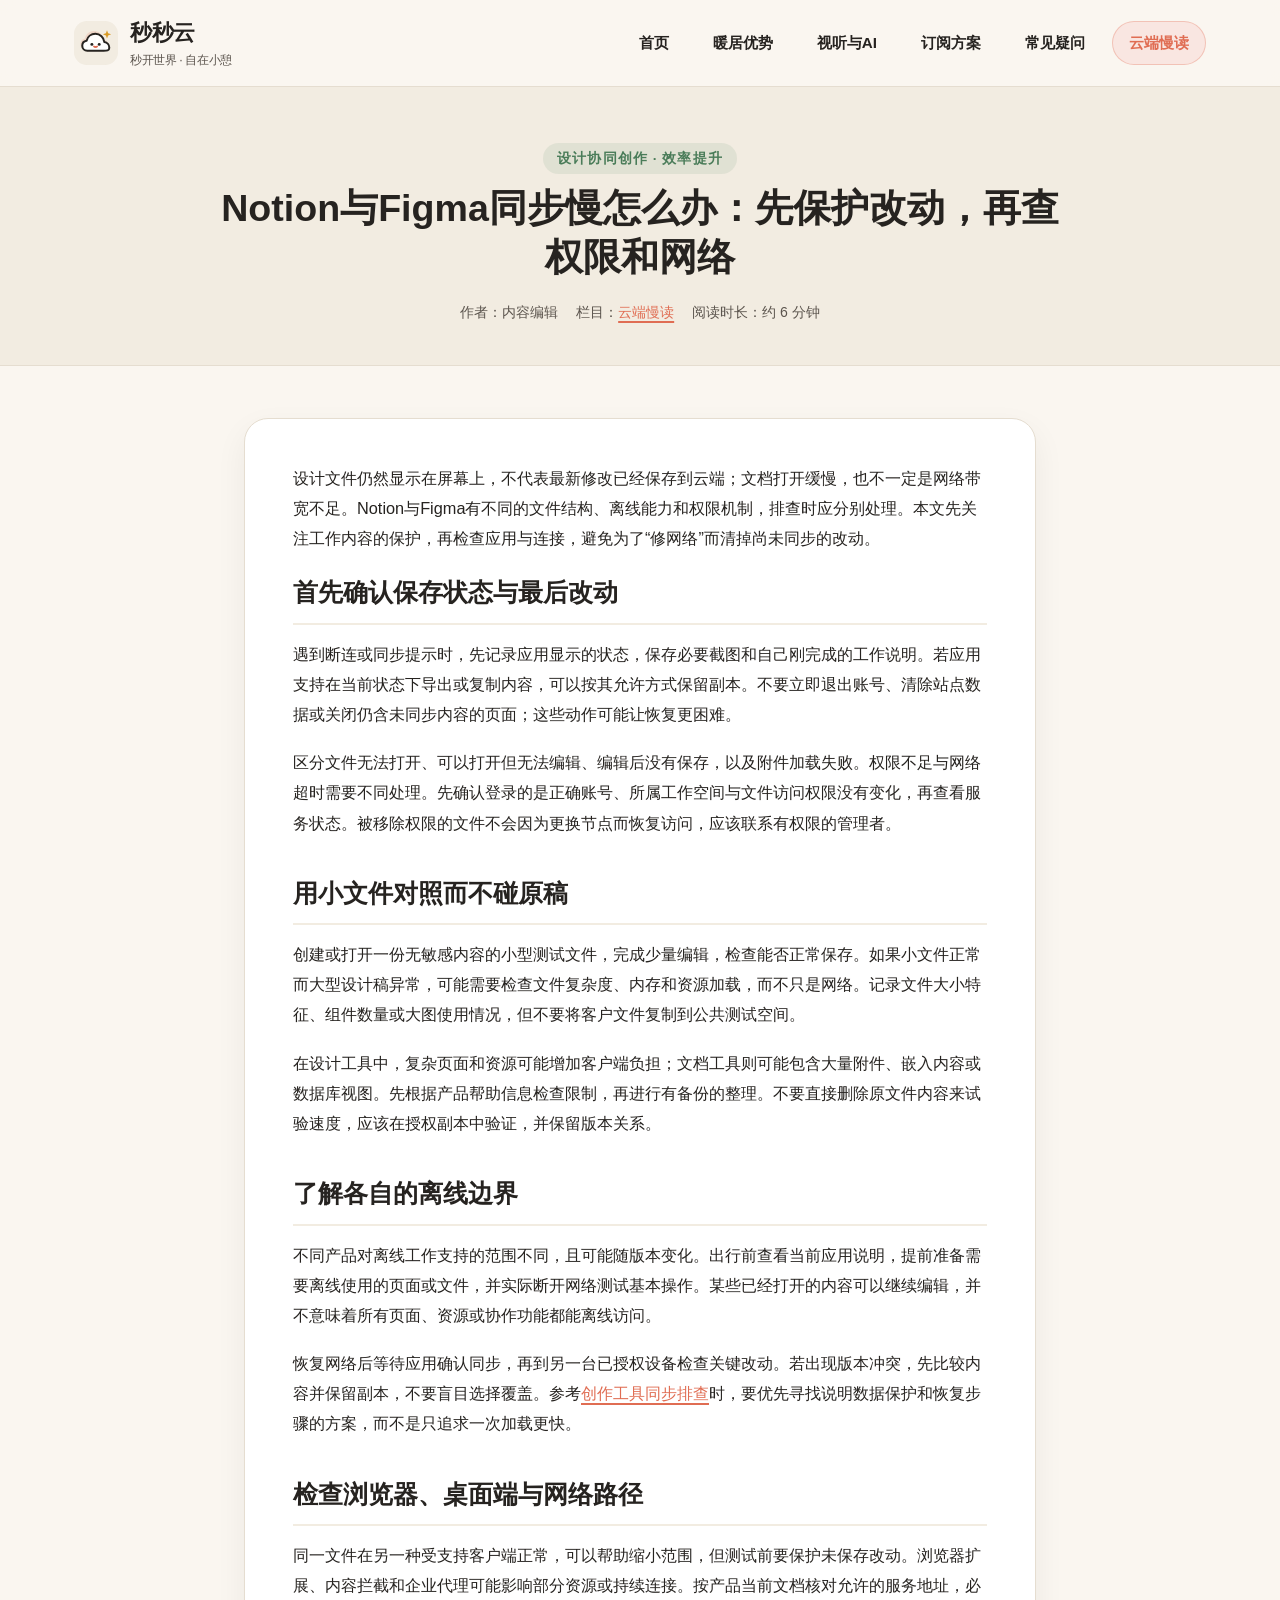
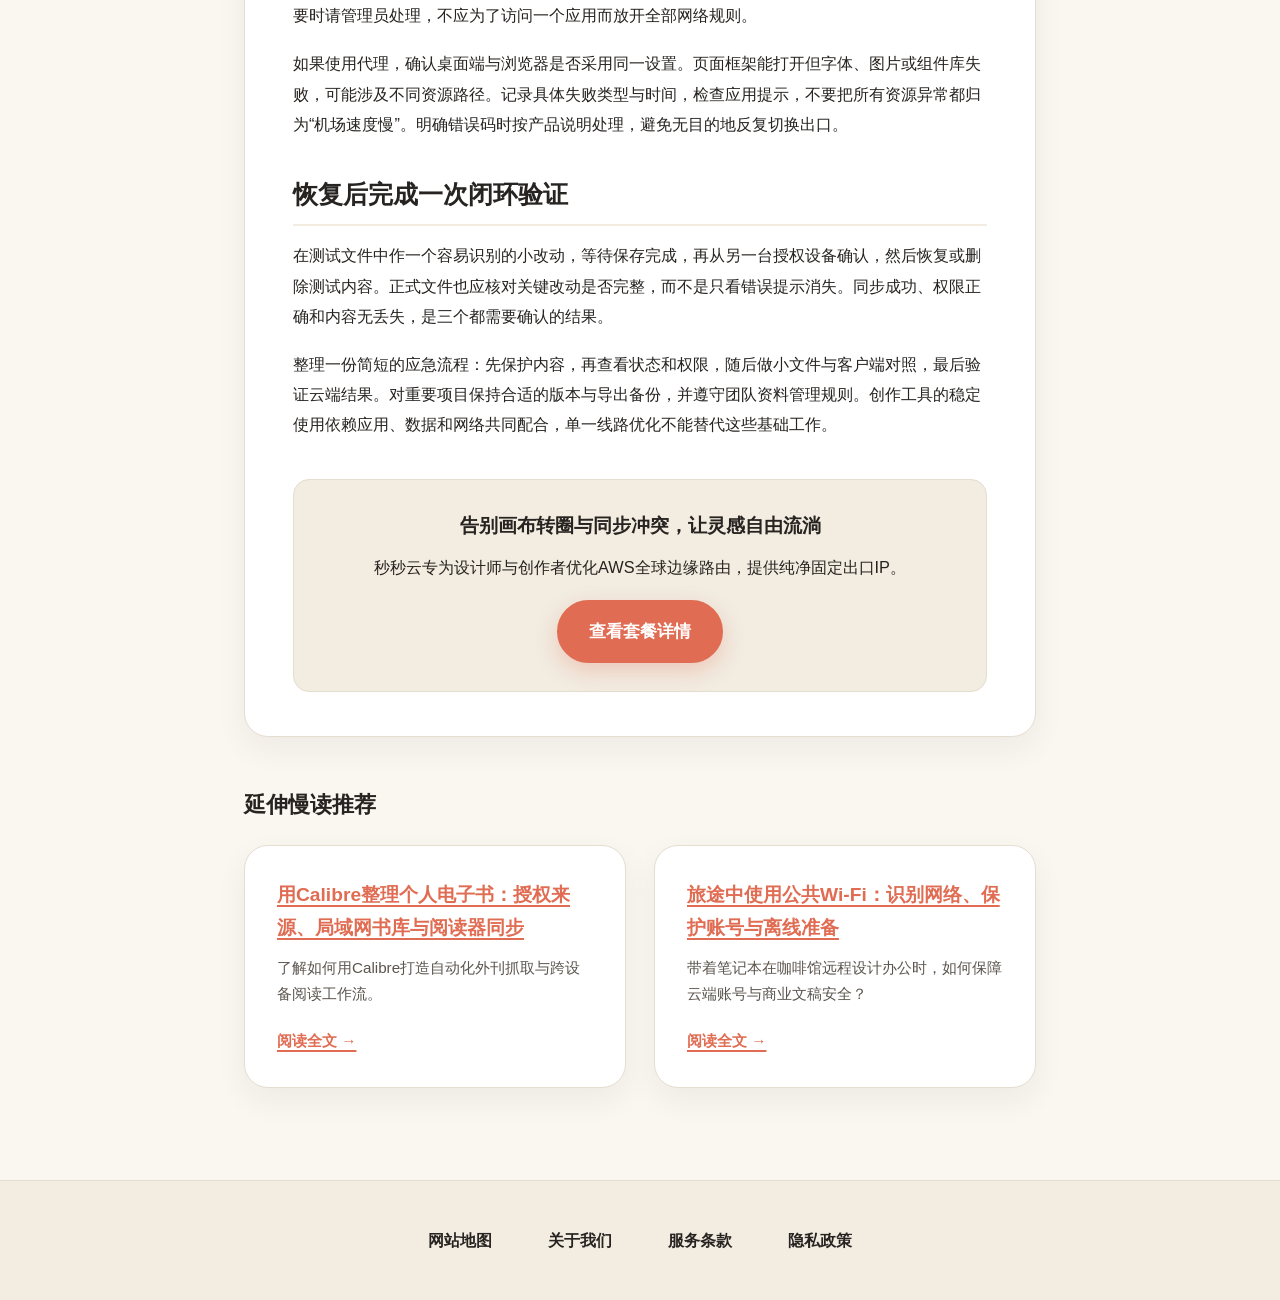
<file: notion-figma-cross-border-sync.html>
<!DOCTYPE html>
<html lang="zh-CN">
<head>
  <meta charset="UTF-8">
  <meta name="viewport" content="width=device-width, initial-scale=1.0">
  <title>Notion与Figma同步慢怎么办：先保护改动，再查权限和网络｜秒秒云</title>
  <meta name="description" content="设计文件仍然显示在屏幕上，不代表最新修改已经保存到云端；文档打开缓慢，也不一定是网络带宽不足。Notion与Figma有不同的文件结构、离线能力和权限机制，排查时应分别处理。本文先关注工作内容的保护，再检查应用">
  <meta name="keywords" content="Figma加载慢,Figma组件库空白,Notion同步延迟,设计师网络加速,WebSocket长连接优化,秒秒云">
  <link rel="canonical" href="https://miaomiao-yun.rest/notion-figma-cross-border-sync.html">
  <link rel="stylesheet" href="style.css">
</head>
<body>

  <header class="site-header">
    <div class="container header-inner">
      <a href="index.html" class="brand-logo" aria-label="秒秒云首页">
        <svg viewBox="0 0 48 48" fill="none" xmlns="http://www.w3.org/2000/svg" role="img" aria-label="秒秒云云朵靠垫与暖星标志">
          <rect width="48" height="48" rx="14" fill="#F2ECE1"/>
          <path d="M13 31C9.686 31 7 28.314 7 25C7 22.054 9.124 19.605 11.926 19.097C12.905 14.482 16.999 11 21.9 11C27.246 11 31.644 15.106 32.065 20.341C35.394 20.662 38 23.465 38 26.875C38 30.5 35.038 33 31.5 33H13V31Z" fill="#E06D53" fill-opacity="0.18"/>
          <path d="M14.5 32.5C11.462 32.5 9 30.038 9 27C9 24.22 11.063 21.922 13.743 21.55C14.773 17.224 18.662 14 23.3 14C28.423 14 32.636 17.925 33.063 22.938C36.115 23.319 38.5 25.921 38.5 29.08C38.5 32.5 35.725 32.5 32.3 32.5H14.5Z" stroke="#262320" stroke-width="2.2" stroke-linecap="round" stroke-linejoin="round" fill="#FFFFFF"/>
          <path d="M36 10L37.2 13.3L40.5 14.5L37.2 15.7L36 19L34.8 15.7L31.5 14.5L34.8 13.3L36 10Z" fill="#D99B26"/>
          <circle cx="19.5" cy="25.5" r="1.6" fill="#262320"/>
          <circle cx="27.5" cy="25.5" r="1.6" fill="#262320"/>
          <path d="M21.8 27.8C22.5 28.6 24.5 28.6 25.2 27.8" stroke="#E06D53" stroke-width="2" stroke-linecap="round"/>
        </svg>
        <div>
          <span>秒秒云</span>
          <span class="brand-tagline">秒开世界 · 自在小憩</span>
        </div>
      </a>
      <nav class="main-nav" aria-label="主导航">
        <a href="index.html">首页</a>
        <a href="index.html#advantages">暖居优势</a>
        <a href="index.html#streaming">视听与AI</a>
        <a href="index.html#pricing">订阅方案</a>
        <a href="index.html#faq">常见疑问</a>
        <a href="lounge-reads.html" class="nav-hub-pill active">云端慢读</a>
      </nav>
    </div>
  </header>

  <main>
    <section class="page-hero">
      <div class="container">
        <span class="section-eyebrow">设计协同创作 · 效率提升</span>
        <h1>Notion与Figma同步慢怎么办：先保护改动，再查权限和网络</h1>
        <div class="article-meta-bar">
          <span>作者：内容编辑</span>
          <span>栏目：<a href="lounge-reads.html">云端慢读</a></span>
          <span>阅读时长：约 6 分钟</span>
        </div>
      </div>
    </section>

    <div class="article-container">
      <article class="article-body">
<p>设计文件仍然显示在屏幕上，不代表最新修改已经保存到云端；文档打开缓慢，也不一定是网络带宽不足。Notion与Figma有不同的文件结构、离线能力和权限机制，排查时应分别处理。本文先关注工作内容的保护，再检查应用与连接，避免为了“修网络”而清掉尚未同步的改动。</p>
<h2>首先确认保存状态与最后改动</h2>
<p>遇到断连或同步提示时，先记录应用显示的状态，保存必要截图和自己刚完成的工作说明。若应用支持在当前状态下导出或复制内容，可以按其允许方式保留副本。不要立即退出账号、清除站点数据或关闭仍含未同步内容的页面；这些动作可能让恢复更困难。</p>
<p>区分文件无法打开、可以打开但无法编辑、编辑后没有保存，以及附件加载失败。权限不足与网络超时需要不同处理。先确认登录的是正确账号、所属工作空间与文件访问权限没有变化，再查看服务状态。被移除权限的文件不会因为更换节点而恢复访问，应该联系有权限的管理者。</p>
<h2>用小文件对照而不碰原稿</h2>
<p>创建或打开一份无敏感内容的小型测试文件，完成少量编辑，检查能否正常保存。如果小文件正常而大型设计稿异常，可能需要检查文件复杂度、内存和资源加载，而不只是网络。记录文件大小特征、组件数量或大图使用情况，但不要将客户文件复制到公共测试空间。</p>
<p>在设计工具中，复杂页面和资源可能增加客户端负担；文档工具则可能包含大量附件、嵌入内容或数据库视图。先根据产品帮助信息检查限制，再进行有备份的整理。不要直接删除原文件内容来试验速度，应该在授权副本中验证，并保留版本关系。</p>
<h2>了解各自的离线边界</h2>
<p>不同产品对离线工作支持的范围不同，且可能随版本变化。出行前查看当前应用说明，提前准备需要离线使用的页面或文件，并实际断开网络测试基本操作。某些已经打开的内容可以继续编辑，并不意味着所有页面、资源或协作功能都能离线访问。</p>
<p>恢复网络后等待应用确认同步，再到另一台已授权设备检查关键改动。若出现版本冲突，先比较内容并保留副本，不要盲目选择覆盖。参考<a href="https://jichangtuijan.top/">创作工具同步排查</a>时，要优先寻找说明数据保护和恢复步骤的方案，而不是只追求一次加载更快。</p>
<h2>检查浏览器、桌面端与网络路径</h2>
<p>同一文件在另一种受支持客户端正常，可以帮助缩小范围，但测试前要保护未保存改动。浏览器扩展、内容拦截和企业代理可能影响部分资源或持续连接。按产品当前文档核对允许的服务地址，必要时请管理员处理，不应为了访问一个应用而放开全部网络规则。</p>
<p>如果使用代理，确认桌面端与浏览器是否采用同一设置。页面框架能打开但字体、图片或组件库失败，可能涉及不同资源路径。记录具体失败类型与时间，检查应用提示，不要把所有资源异常都归为“机场速度慢”。明确错误码时按产品说明处理，避免无目的地反复切换出口。</p>
<h2>恢复后完成一次闭环验证</h2>
<p>在测试文件中作一个容易识别的小改动，等待保存完成，再从另一台授权设备确认，然后恢复或删除测试内容。正式文件也应核对关键改动是否完整，而不是只看错误提示消失。同步成功、权限正确和内容无丢失，是三个都需要确认的结果。</p>
<p>整理一份简短的应急流程：先保护内容，再查看状态和权限，随后做小文件与客户端对照，最后验证云端结果。对重要项目保持合适的版本与导出备份，并遵守团队资料管理规则。创作工具的稳定使用依赖应用、数据和网络共同配合，单一线路优化不能替代这些基础工作。</p>
<div class="article-cta-banner">
          <p style="font-size: 1.2rem; font-weight: 800; margin-bottom: 8px;">告别画布转圈与同步冲突，让灵感自由流淌</p>
          <p>秒秒云专为设计师与创作者优化AWS全球边缘路由，提供纯净固定出口IP。</p>
          <a href="https://ww012.twilightaff.com/#/?code=A56DH1Af" class="btn-primary" rel="nofollow" target="_blank">查看套餐详情</a>
        </div>
      </article>

      <section style="margin-top: 48px;">
        <h2 style="margin-bottom: 20px; font-size: 1.4rem;">延伸慢读推荐</h2>
        <div class="hub-grid" style="padding: 0;">
          <article class="article-card">
            <p style="font-size: 1.2rem; font-weight: 700; margin-bottom: 10px;"><a href="e-reader-calibre-cloud-library.html">用Calibre整理个人电子书：授权来源、局域网书库与阅读器同步</a></p>
            <p>了解如何用Calibre打造自动化外刊抓取与跨设备阅读工作流。</p>
            <a href="e-reader-calibre-cloud-library.html" class="read-more-link">阅读全文 &rarr;</a>
          </article>
          <article class="article-card">
            <p style="font-size: 1.2rem; font-weight: 700; margin-bottom: 10px;"><a href="public-hotspot-travel-security-tips.html">旅途中使用公共Wi-Fi：识别网络、保护账号与离线准备</a></p>
            <p>带着笔记本在咖啡馆远程设计办公时，如何保障云端账号与商业文稿安全？</p>
            <a href="public-hotspot-travel-security-tips.html" class="read-more-link">阅读全文 &rarr;</a>
          </article>
        </div>
      </section>
    </div>
  </main>

  <footer class="site-footer">
    <div class="container">
      <nav class="footer-nav" aria-label="页脚导航">
        <a href="sitemap.html">网站地图</a>
        <a href="about.html">关于我们</a>
        <a href="terms.html">服务条款</a>
        <a href="privacy.html">隐私政策</a>
      </nav>
    </div>
  </footer>

</body>
</html>
</file>
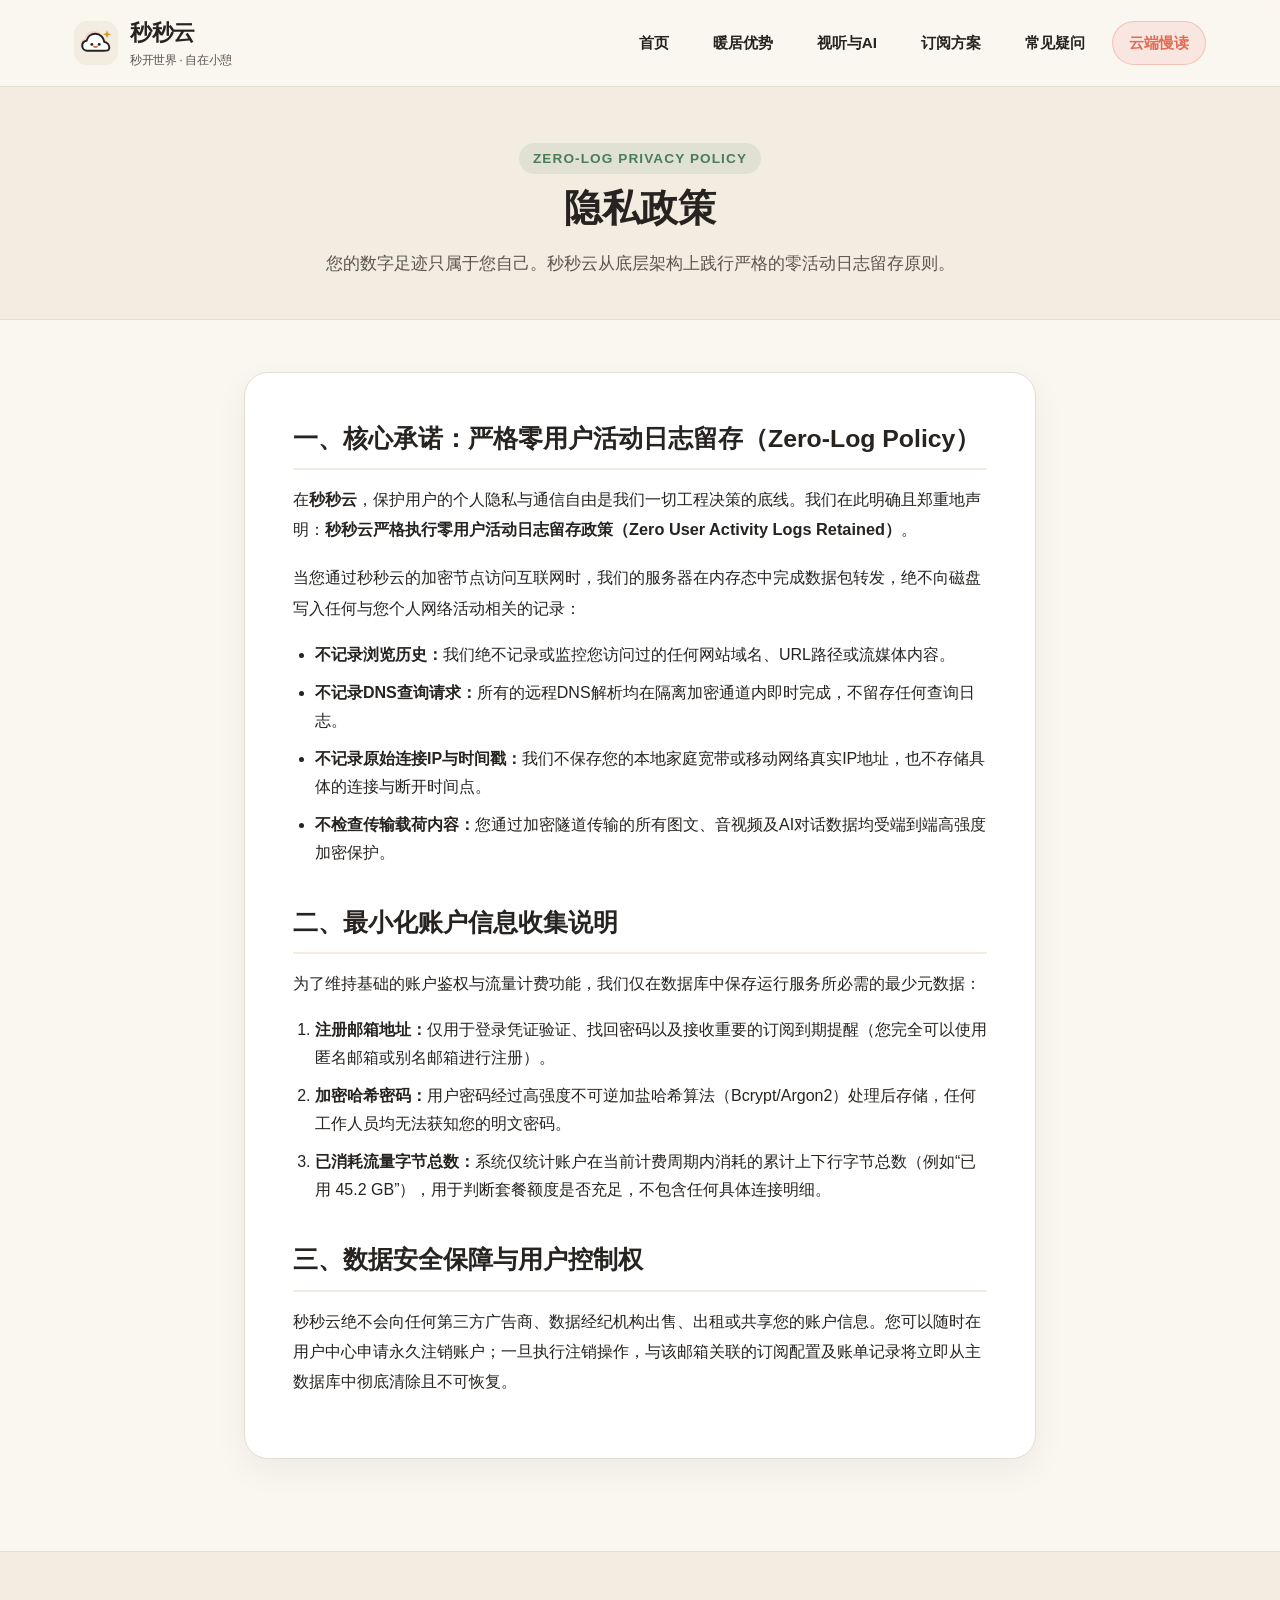
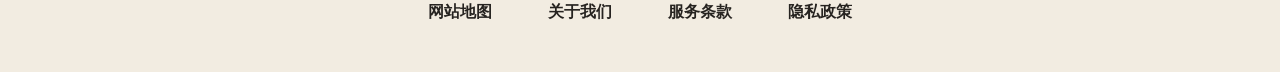
<file: privacy.html>
<!DOCTYPE html>
<html lang="zh-CN">
<head>
  <meta charset="UTF-8">
  <meta name="viewport" content="width=device-width, initial-scale=1.0">
  <title>隐私政策 - 秒秒云介绍页 | 严格零活动日志承诺与数据安全</title>
  <meta name="description" content="秒秒云隐私政策：我们郑重承诺严格执行零用户活动日志留存策略（Zero-Log Policy），不记录、不监控、不存储您的任何网络浏览历史与通信内容。">
  <link rel="canonical" href="https://miaomiao-yun.rest/privacy.html">
  <link rel="stylesheet" href="style.css">
</head>
<body>

  <header class="site-header">
    <div class="container header-inner">
      <a href="index.html" class="brand-logo" aria-label="秒秒云首页">
        <svg viewBox="0 0 48 48" fill="none" xmlns="http://www.w3.org/2000/svg" role="img" aria-label="秒秒云云朵靠垫与暖星标志">
          <rect width="48" height="48" rx="14" fill="#F2ECE1"/>
          <path d="M13 31C9.686 31 7 28.314 7 25C7 22.054 9.124 19.605 11.926 19.097C12.905 14.482 16.999 11 21.9 11C27.246 11 31.644 15.106 32.065 20.341C35.394 20.662 38 23.465 38 26.875C38 30.5 35.038 33 31.5 33H13V31Z" fill="#E06D53" fill-opacity="0.18"/>
          <path d="M14.5 32.5C11.462 32.5 9 30.038 9 27C9 24.22 11.063 21.922 13.743 21.55C14.773 17.224 18.662 14 23.3 14C28.423 14 32.636 17.925 33.063 22.938C36.115 23.319 38.5 25.921 38.5 29.08C38.5 32.5 35.725 32.5 32.3 32.5H14.5Z" stroke="#262320" stroke-width="2.2" stroke-linecap="round" stroke-linejoin="round" fill="#FFFFFF"/>
          <path d="M36 10L37.2 13.3L40.5 14.5L37.2 15.7L36 19L34.8 15.7L31.5 14.5L34.8 13.3L36 10Z" fill="#D99B26"/>
          <circle cx="19.5" cy="25.5" r="1.6" fill="#262320"/>
          <circle cx="27.5" cy="25.5" r="1.6" fill="#262320"/>
          <path d="M21.8 27.8C22.5 28.6 24.5 28.6 25.2 27.8" stroke="#E06D53" stroke-width="2" stroke-linecap="round"/>
        </svg>
        <div>
          <span>秒秒云</span>
          <span class="brand-tagline">秒开世界 · 自在小憩</span>
        </div>
      </a>
      <nav class="main-nav" aria-label="主导航">
        <a href="index.html">首页</a>
        <a href="index.html#advantages">暖居优势</a>
        <a href="index.html#streaming">视听与AI</a>
        <a href="index.html#pricing">订阅方案</a>
        <a href="index.html#faq">常见疑问</a>
        <a href="lounge-reads.html" class="nav-hub-pill">云端慢读</a>
      </nav>
    </div>
  </header>

  <main>
    <section class="page-hero">
      <div class="container">
        <span class="section-eyebrow">Zero-Log Privacy Policy</span>
        <h1>隐私政策</h1>
        <p>您的数字足迹只属于您自己。秒秒云从底层架构上践行严格的零活动日志留存原则。</p>
      </div>
    </section>

    <div class="article-container">
      <article class="article-body">
        <h2>一、核心承诺：严格零用户活动日志留存（Zero-Log Policy）</h2>
        <p>在<strong>秒秒云</strong>，保护用户的个人隐私与通信自由是我们一切工程决策的底线。我们在此明确且郑重地声明：<strong>秒秒云严格执行零用户活动日志留存政策（Zero User Activity Logs Retained）</strong>。</p>
        <p>当您通过秒秒云的加密节点访问互联网时，我们的服务器在内存态中完成数据包转发，绝不向磁盘写入任何与您个人网络活动相关的记录：</p>
        <ul>
          <li><strong>不记录浏览历史：</strong>我们绝不记录或监控您访问过的任何网站域名、URL路径或流媒体内容。</li>
          <li><strong>不记录DNS查询请求：</strong>所有的远程DNS解析均在隔离加密通道内即时完成，不留存任何查询日志。</li>
          <li><strong>不记录原始连接IP与时间戳：</strong>我们不保存您的本地家庭宽带或移动网络真实IP地址，也不存储具体的连接与断开时间点。</li>
          <li><strong>不检查传输载荷内容：</strong>您通过加密隧道传输的所有图文、音视频及AI对话数据均受端到端高强度加密保护。</li>
        </ul>

        <h2>二、最小化账户信息收集说明</h2>
        <p>为了维持基础的账户鉴权与流量计费功能，我们仅在数据库中保存运行服务所必需的最少元数据：</p>
        <ol>
          <li><strong>注册邮箱地址：</strong>仅用于登录凭证验证、找回密码以及接收重要的订阅到期提醒（您完全可以使用匿名邮箱或别名邮箱进行注册）。</li>
          <li><strong>加密哈希密码：</strong>用户密码经过高强度不可逆加盐哈希算法（Bcrypt/Argon2）处理后存储，任何工作人员均无法获知您的明文密码。</li>
          <li><strong>已消耗流量字节总数：</strong>系统仅统计账户在当前计费周期内消耗的累计上下行字节总数（例如“已用 45.2 GB”），用于判断套餐额度是否充足，不包含任何具体连接明细。</li>
        </ol>

        <h2>三、数据安全保障与用户控制权</h2>
        <p>秒秒云绝不会向任何第三方广告商、数据经纪机构出售、出租或共享您的账户信息。您可以随时在用户中心申请永久注销账户；一旦执行注销操作，与该邮箱关联的订阅配置及账单记录将立即从主数据库中彻底清除且不可恢复。</p>
      </article>
    </div>
  </main>

  <footer class="site-footer">
    <div class="container">
      <nav class="footer-nav" aria-label="页脚导航">
        <a href="sitemap.html">网站地图</a>
        <a href="about.html">关于我们</a>
        <a href="terms.html">服务条款</a>
        <a href="privacy.html">隐私政策</a>
      </nav>
    </div>
  </footer>

</body>
</html>
</file>
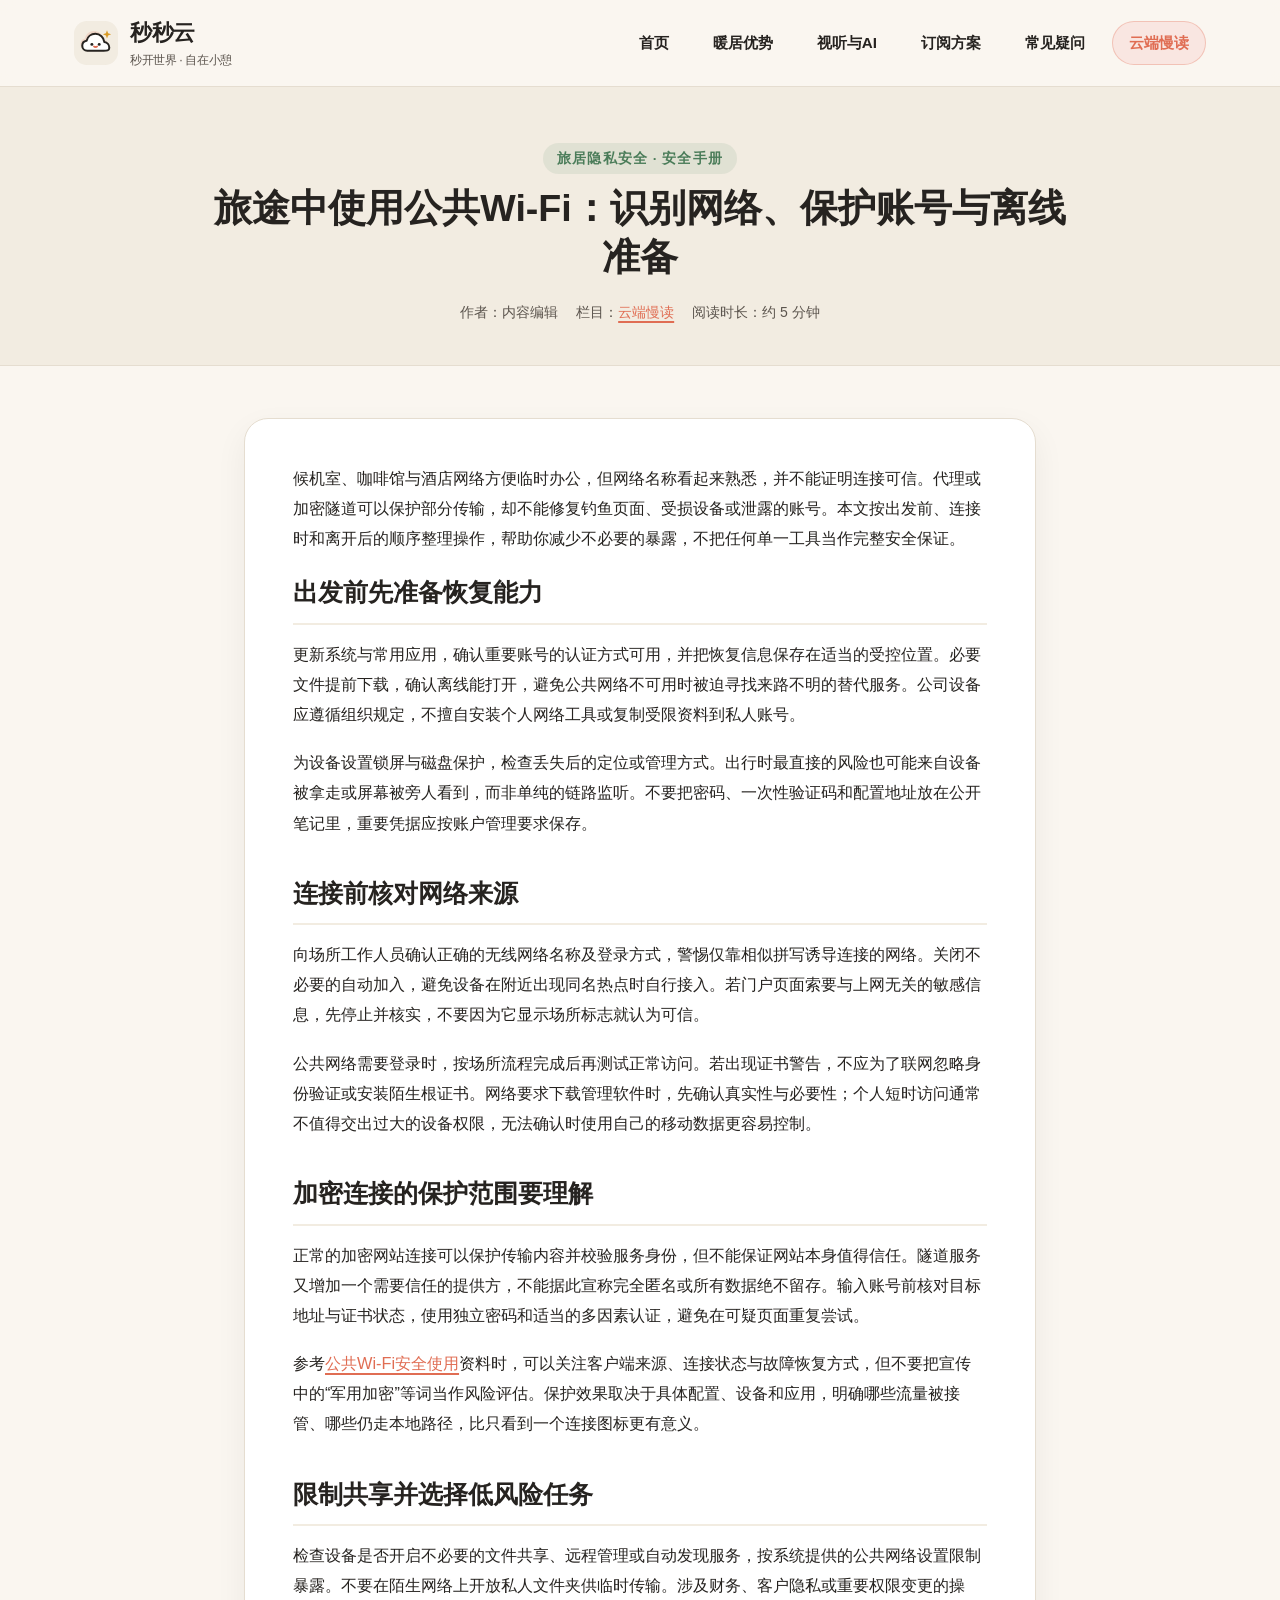
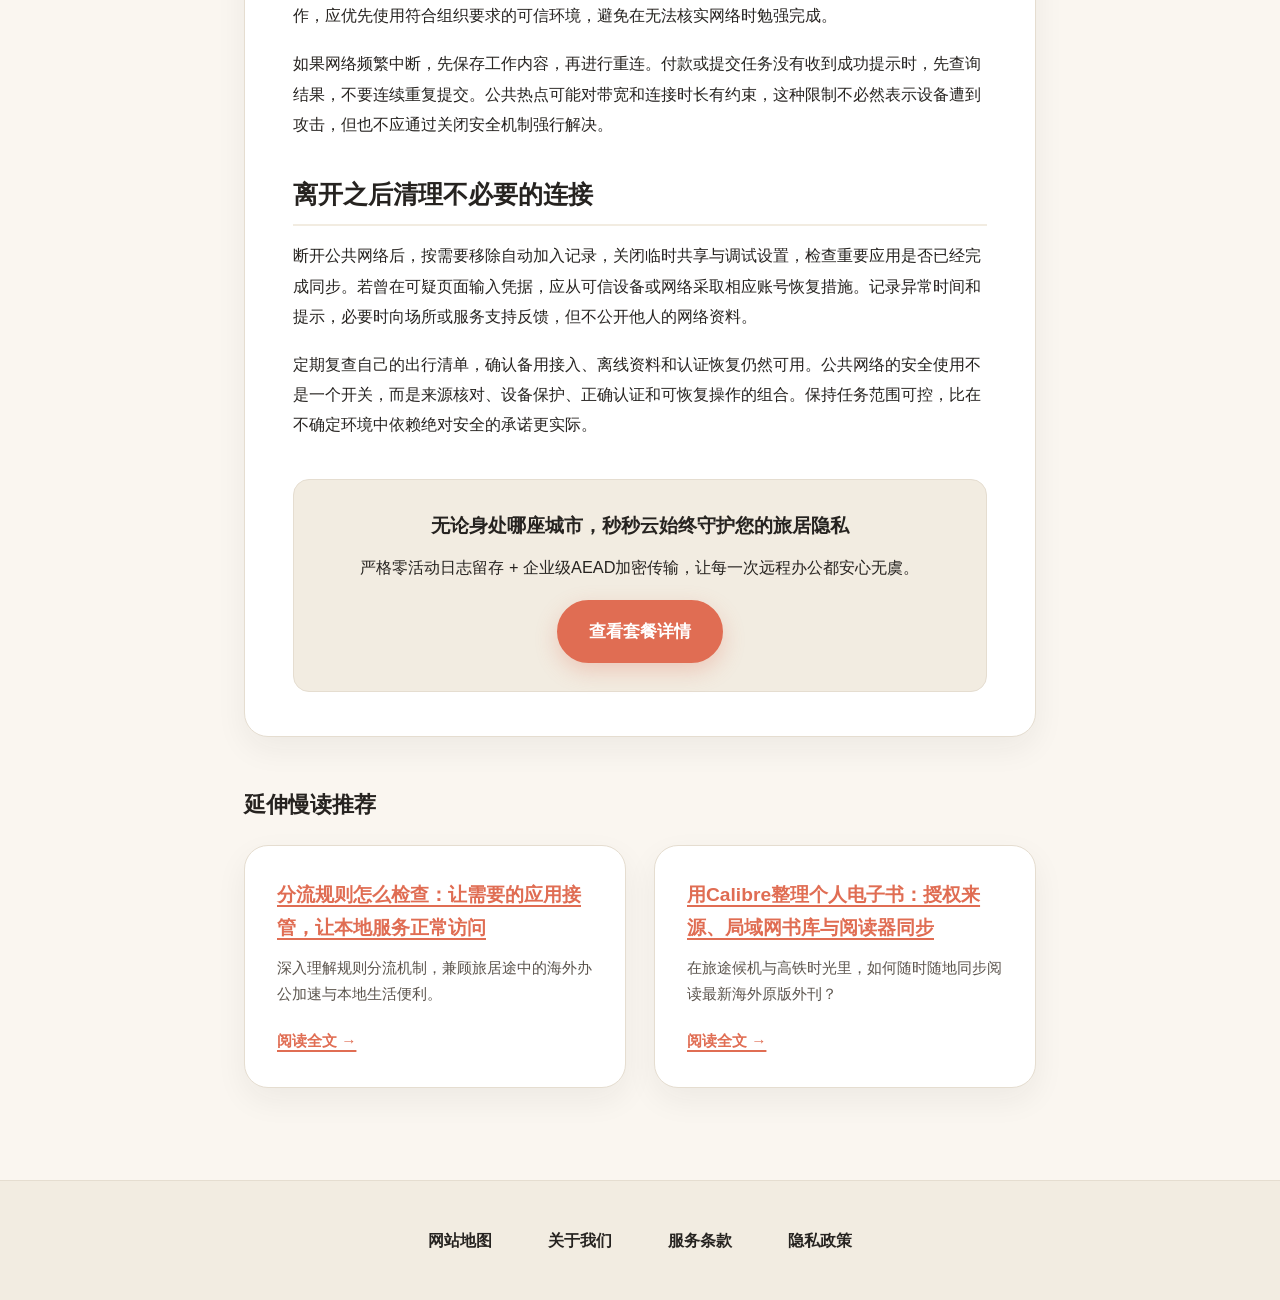
<file: public-hotspot-travel-security-tips.html>
<!DOCTYPE html>
<html lang="zh-CN">
<head>
  <meta charset="UTF-8">
  <meta name="viewport" content="width=device-width, initial-scale=1.0">
  <title>旅途中使用公共Wi-Fi：识别网络、保护账号与离线准备｜秒秒云</title>
  <meta name="description" content="候机室、咖啡馆与酒店网络方便临时办公，但网络名称看起来熟悉，并不能证明连接可信。代理或加密隧道可以保护部分传输，却不能修复钓鱼页面、受损设备或泄露的账号。本文按出发前、连接时和离开后的顺序整理操作，帮助你减少不">
  <meta name="keywords" content="公共WiFi安全,数字游民隐私防护,咖啡馆办公安全,防止DNS劫持,加密传输隧道,秒秒云">
  <link rel="canonical" href="https://miaomiao-yun.rest/public-hotspot-travel-security-tips.html">
  <link rel="stylesheet" href="style.css">
</head>
<body>

  <header class="site-header">
    <div class="container header-inner">
      <a href="index.html" class="brand-logo" aria-label="秒秒云首页">
        <svg viewBox="0 0 48 48" fill="none" xmlns="http://www.w3.org/2000/svg" role="img" aria-label="秒秒云云朵靠垫与暖星标志">
          <rect width="48" height="48" rx="14" fill="#F2ECE1"/>
          <path d="M13 31C9.686 31 7 28.314 7 25C7 22.054 9.124 19.605 11.926 19.097C12.905 14.482 16.999 11 21.9 11C27.246 11 31.644 15.106 32.065 20.341C35.394 20.662 38 23.465 38 26.875C38 30.5 35.038 33 31.5 33H13V31Z" fill="#E06D53" fill-opacity="0.18"/>
          <path d="M14.5 32.5C11.462 32.5 9 30.038 9 27C9 24.22 11.063 21.922 13.743 21.55C14.773 17.224 18.662 14 23.3 14C28.423 14 32.636 17.925 33.063 22.938C36.115 23.319 38.5 25.921 38.5 29.08C38.5 32.5 35.725 32.5 32.3 32.5H14.5Z" stroke="#262320" stroke-width="2.2" stroke-linecap="round" stroke-linejoin="round" fill="#FFFFFF"/>
          <path d="M36 10L37.2 13.3L40.5 14.5L37.2 15.7L36 19L34.8 15.7L31.5 14.5L34.8 13.3L36 10Z" fill="#D99B26"/>
          <circle cx="19.5" cy="25.5" r="1.6" fill="#262320"/>
          <circle cx="27.5" cy="25.5" r="1.6" fill="#262320"/>
          <path d="M21.8 27.8C22.5 28.6 24.5 28.6 25.2 27.8" stroke="#E06D53" stroke-width="2" stroke-linecap="round"/>
        </svg>
        <div>
          <span>秒秒云</span>
          <span class="brand-tagline">秒开世界 · 自在小憩</span>
        </div>
      </a>
      <nav class="main-nav" aria-label="主导航">
        <a href="index.html">首页</a>
        <a href="index.html#advantages">暖居优势</a>
        <a href="index.html#streaming">视听与AI</a>
        <a href="index.html#pricing">订阅方案</a>
        <a href="index.html#faq">常见疑问</a>
        <a href="lounge-reads.html" class="nav-hub-pill active">云端慢读</a>
      </nav>
    </div>
  </header>

  <main>
    <section class="page-hero">
      <div class="container">
        <span class="section-eyebrow">旅居隐私安全 · 安全手册</span>
        <h1>旅途中使用公共Wi-Fi：识别网络、保护账号与离线准备</h1>
        <div class="article-meta-bar">
          <span>作者：内容编辑</span>
          <span>栏目：<a href="lounge-reads.html">云端慢读</a></span>
          <span>阅读时长：约 5 分钟</span>
        </div>
      </div>
    </section>

    <div class="article-container">
      <article class="article-body">
<p>候机室、咖啡馆与酒店网络方便临时办公，但网络名称看起来熟悉，并不能证明连接可信。代理或加密隧道可以保护部分传输，却不能修复钓鱼页面、受损设备或泄露的账号。本文按出发前、连接时和离开后的顺序整理操作，帮助你减少不必要的暴露，不把任何单一工具当作完整安全保证。</p>
<h2>出发前先准备恢复能力</h2>
<p>更新系统与常用应用，确认重要账号的认证方式可用，并把恢复信息保存在适当的受控位置。必要文件提前下载，确认离线能打开，避免公共网络不可用时被迫寻找来路不明的替代服务。公司设备应遵循组织规定，不擅自安装个人网络工具或复制受限资料到私人账号。</p>
<p>为设备设置锁屏与磁盘保护，检查丢失后的定位或管理方式。出行时最直接的风险也可能来自设备被拿走或屏幕被旁人看到，而非单纯的链路监听。不要把密码、一次性验证码和配置地址放在公开笔记里，重要凭据应按账户管理要求保存。</p>
<h2>连接前核对网络来源</h2>
<p>向场所工作人员确认正确的无线网络名称及登录方式，警惕仅靠相似拼写诱导连接的网络。关闭不必要的自动加入，避免设备在附近出现同名热点时自行接入。若门户页面索要与上网无关的敏感信息，先停止并核实，不要因为它显示场所标志就认为可信。</p>
<p>公共网络需要登录时，按场所流程完成后再测试正常访问。若出现证书警告，不应为了联网忽略身份验证或安装陌生根证书。网络要求下载管理软件时，先确认真实性与必要性；个人短时访问通常不值得交出过大的设备权限，无法确认时使用自己的移动数据更容易控制。</p>
<h2>加密连接的保护范围要理解</h2>
<p>正常的加密网站连接可以保护传输内容并校验服务身份，但不能保证网站本身值得信任。隧道服务又增加一个需要信任的提供方，不能据此宣称完全匿名或所有数据绝不留存。输入账号前核对目标地址与证书状态，使用独立密码和适当的多因素认证，避免在可疑页面重复尝试。</p>
<p>参考<a href="https://jichangtuijan.top/">公共Wi-Fi安全使用</a>资料时，可以关注客户端来源、连接状态与故障恢复方式，但不要把宣传中的“军用加密”等词当作风险评估。保护效果取决于具体配置、设备和应用，明确哪些流量被接管、哪些仍走本地路径，比只看到一个连接图标更有意义。</p>
<h2>限制共享并选择低风险任务</h2>
<p>检查设备是否开启不必要的文件共享、远程管理或自动发现服务，按系统提供的公共网络设置限制暴露。不要在陌生网络上开放私人文件夹供临时传输。涉及财务、客户隐私或重要权限变更的操作，应优先使用符合组织要求的可信环境，避免在无法核实网络时勉强完成。</p>
<p>如果网络频繁中断，先保存工作内容，再进行重连。付款或提交任务没有收到成功提示时，先查询结果，不要连续重复提交。公共热点可能对带宽和连接时长有约束，这种限制不必然表示设备遭到攻击，但也不应通过关闭安全机制强行解决。</p>
<h2>离开之后清理不必要的连接</h2>
<p>断开公共网络后，按需要移除自动加入记录，关闭临时共享与调试设置，检查重要应用是否已经完成同步。若曾在可疑页面输入凭据，应从可信设备或网络采取相应账号恢复措施。记录异常时间和提示，必要时向场所或服务支持反馈，但不公开他人的网络资料。</p>
<p>定期复查自己的出行清单，确认备用接入、离线资料和认证恢复仍然可用。公共网络的安全使用不是一个开关，而是来源核对、设备保护、正确认证和可恢复操作的组合。保持任务范围可控，比在不确定环境中依赖绝对安全的承诺更实际。</p>
<div class="article-cta-banner">
          <p style="font-size: 1.2rem; font-weight: 800; margin-bottom: 8px;">无论身处哪座城市，秒秒云始终守护您的旅居隐私</p>
          <p>严格零活动日志留存 + 企业级AEAD加密传输，让每一次远程办公都安心无虞。</p>
          <a href="https://ww012.twilightaff.com/#/?code=A56DH1Af" class="btn-primary" rel="nofollow" target="_blank">查看套餐详情</a>
        </div>
      </article>

      <section style="margin-top: 48px;">
        <h2 style="margin-bottom: 20px; font-size: 1.4rem;">延伸慢读推荐</h2>
        <div class="hub-grid" style="padding: 0;">
          <article class="article-card">
            <p style="font-size: 1.2rem; font-weight: 700; margin-bottom: 10px;"><a href="split-tunneling-domestic-foreign-traffic.html">分流规则怎么检查：让需要的应用接管，让本地服务正常访问</a></p>
            <p>深入理解规则分流机制，兼顾旅居途中的海外办公加速与本地生活便利。</p>
            <a href="split-tunneling-domestic-foreign-traffic.html" class="read-more-link">阅读全文 &rarr;</a>
          </article>
          <article class="article-card">
            <p style="font-size: 1.2rem; font-weight: 700; margin-bottom: 10px;"><a href="e-reader-calibre-cloud-library.html">用Calibre整理个人电子书：授权来源、局域网书库与阅读器同步</a></p>
            <p>在旅途候机与高铁时光里，如何随时随地同步阅读最新海外原版外刊？</p>
            <a href="e-reader-calibre-cloud-library.html" class="read-more-link">阅读全文 &rarr;</a>
          </article>
        </div>
      </section>
    </div>
  </main>

  <footer class="site-footer">
    <div class="container">
      <nav class="footer-nav" aria-label="页脚导航">
        <a href="sitemap.html">网站地图</a>
        <a href="about.html">关于我们</a>
        <a href="terms.html">服务条款</a>
        <a href="privacy.html">隐私政策</a>
      </nav>
    </div>
  </footer>

</body>
</html>
</file>
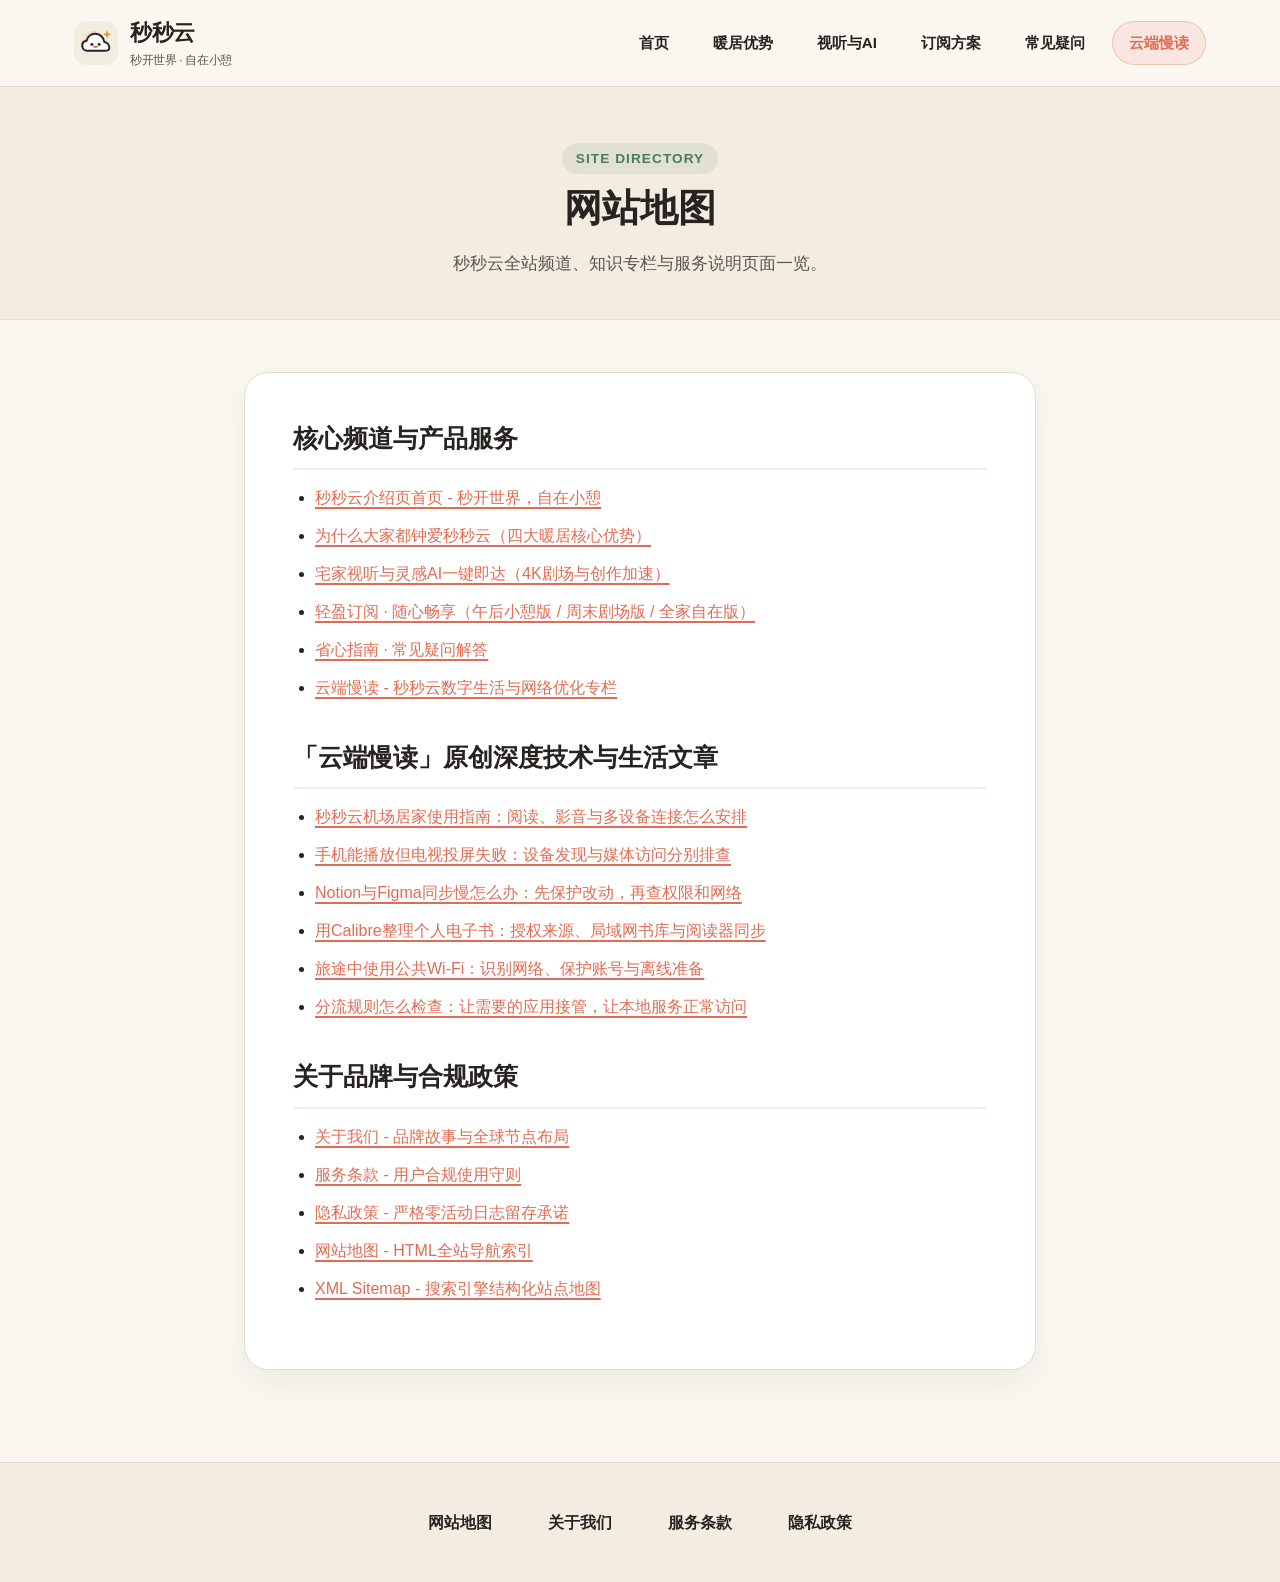
<file: sitemap.html>
<!DOCTYPE html>
<html lang="zh-CN">
<head>
  <meta charset="UTF-8">
  <meta name="viewport" content="width=device-width, initial-scale=1.0">
  <title>网站地图 - 秒秒云介绍页 | 全站页面与云端慢读文章索引</title>
  <meta name="description" content="秒秒云全站HTML网站地图。快速浏览秒秒云首页、云端慢读专栏、居家4K流媒体指南、跨国设计同步优化及平台合规页面。">
  <link rel="canonical" href="https://miaomiao-yun.rest/sitemap.html">
  <link rel="stylesheet" href="style.css">
</head>
<body>

  <header class="site-header">
    <div class="container header-inner">
      <a href="index.html" class="brand-logo" aria-label="秒秒云首页">
        <svg viewBox="0 0 48 48" fill="none" xmlns="http://www.w3.org/2000/svg" role="img" aria-label="秒秒云云朵靠垫与暖星标志">
          <rect width="48" height="48" rx="14" fill="#F2ECE1"/>
          <path d="M13 31C9.686 31 7 28.314 7 25C7 22.054 9.124 19.605 11.926 19.097C12.905 14.482 16.999 11 21.9 11C27.246 11 31.644 15.106 32.065 20.341C35.394 20.662 38 23.465 38 26.875C38 30.5 35.038 33 31.5 33H13V31Z" fill="#E06D53" fill-opacity="0.18"/>
          <path d="M14.5 32.5C11.462 32.5 9 30.038 9 27C9 24.22 11.063 21.922 13.743 21.55C14.773 17.224 18.662 14 23.3 14C28.423 14 32.636 17.925 33.063 22.938C36.115 23.319 38.5 25.921 38.5 29.08C38.5 32.5 35.725 32.5 32.3 32.5H14.5Z" stroke="#262320" stroke-width="2.2" stroke-linecap="round" stroke-linejoin="round" fill="#FFFFFF"/>
          <path d="M36 10L37.2 13.3L40.5 14.5L37.2 15.7L36 19L34.8 15.7L31.5 14.5L34.8 13.3L36 10Z" fill="#D99B26"/>
          <circle cx="19.5" cy="25.5" r="1.6" fill="#262320"/>
          <circle cx="27.5" cy="25.5" r="1.6" fill="#262320"/>
          <path d="M21.8 27.8C22.5 28.6 24.5 28.6 25.2 27.8" stroke="#E06D53" stroke-width="2" stroke-linecap="round"/>
        </svg>
        <div>
          <span>秒秒云</span>
          <span class="brand-tagline">秒开世界 · 自在小憩</span>
        </div>
      </a>
      <nav class="main-nav" aria-label="主导航">
        <a href="index.html">首页</a>
        <a href="index.html#advantages">暖居优势</a>
        <a href="index.html#streaming">视听与AI</a>
        <a href="index.html#pricing">订阅方案</a>
        <a href="index.html#faq">常见疑问</a>
        <a href="lounge-reads.html" class="nav-hub-pill">云端慢读</a>
      </nav>
    </div>
  </header>

  <main>
    <section class="page-hero">
      <div class="container">
        <span class="section-eyebrow">Site Directory</span>
        <h1>网站地图</h1>
        <p>秒秒云全站频道、知识专栏与服务说明页面一览。</p>
      </div>
    </section>

    <div class="article-container">
      <article class="article-body">
        <h2>核心频道与产品服务</h2>
        <ul>
          <li><a href="index.html">秒秒云介绍页首页 - 秒开世界，自在小憩</a></li>
          <li><a href="index.html#advantages">为什么大家都钟爱秒秒云（四大暖居核心优势）</a></li>
          <li><a href="index.html#streaming">宅家视听与灵感AI一键即达（4K剧场与创作加速）</a></li>
          <li><a href="index.html#pricing">轻盈订阅 · 随心畅享（午后小憩版 / 周末剧场版 / 全家自在版）</a></li>
          <li><a href="index.html#faq">省心指南 · 常见疑问解答</a></li>
          <li><a href="lounge-reads.html">云端慢读 - 秒秒云数字生活与网络优化专栏</a></li>
        </ul>

        <h2>「云端慢读」原创深度技术与生活文章</h2>
        <ul>
          <li><a href="miaomiao-effortless-streaming-guide.html">秒秒云机场居家使用指南：阅读、影音与多设备连接怎么安排</a></li>
          <li><a href="smart-tv-casting-airplay-optimization.html">手机能播放但电视投屏失败：设备发现与媒体访问分别排查</a></li>
          <li><a href="notion-figma-cross-border-sync.html">Notion与Figma同步慢怎么办：先保护改动，再查权限和网络</a></li>
          <li><a href="e-reader-calibre-cloud-library.html">用Calibre整理个人电子书：授权来源、局域网书库与阅读器同步</a></li>
          <li><a href="public-hotspot-travel-security-tips.html">旅途中使用公共Wi-Fi：识别网络、保护账号与离线准备</a></li>
          <li><a href="split-tunneling-domestic-foreign-traffic.html">分流规则怎么检查：让需要的应用接管，让本地服务正常访问</a></li>
        </ul>

        <h2>关于品牌与合规政策</h2>
        <ul>
          <li><a href="about.html">关于我们 - 品牌故事与全球节点布局</a></li>
          <li><a href="terms.html">服务条款 - 用户合规使用守则</a></li>
          <li><a href="privacy.html">隐私政策 - 严格零活动日志留存承诺</a></li>
          <li><a href="sitemap.html">网站地图 - HTML全站导航索引</a></li>
          <li><a href="sitemap.xml">XML Sitemap - 搜索引擎结构化站点地图</a></li>
        </ul>
      </article>
    </div>
  </main>

  <footer class="site-footer">
    <div class="container">
      <nav class="footer-nav" aria-label="页脚导航">
        <a href="sitemap.html">网站地图</a>
        <a href="about.html">关于我们</a>
        <a href="terms.html">服务条款</a>
        <a href="privacy.html">隐私政策</a>
      </nav>
    </div>
  </footer>

</body>
</html>
</file>
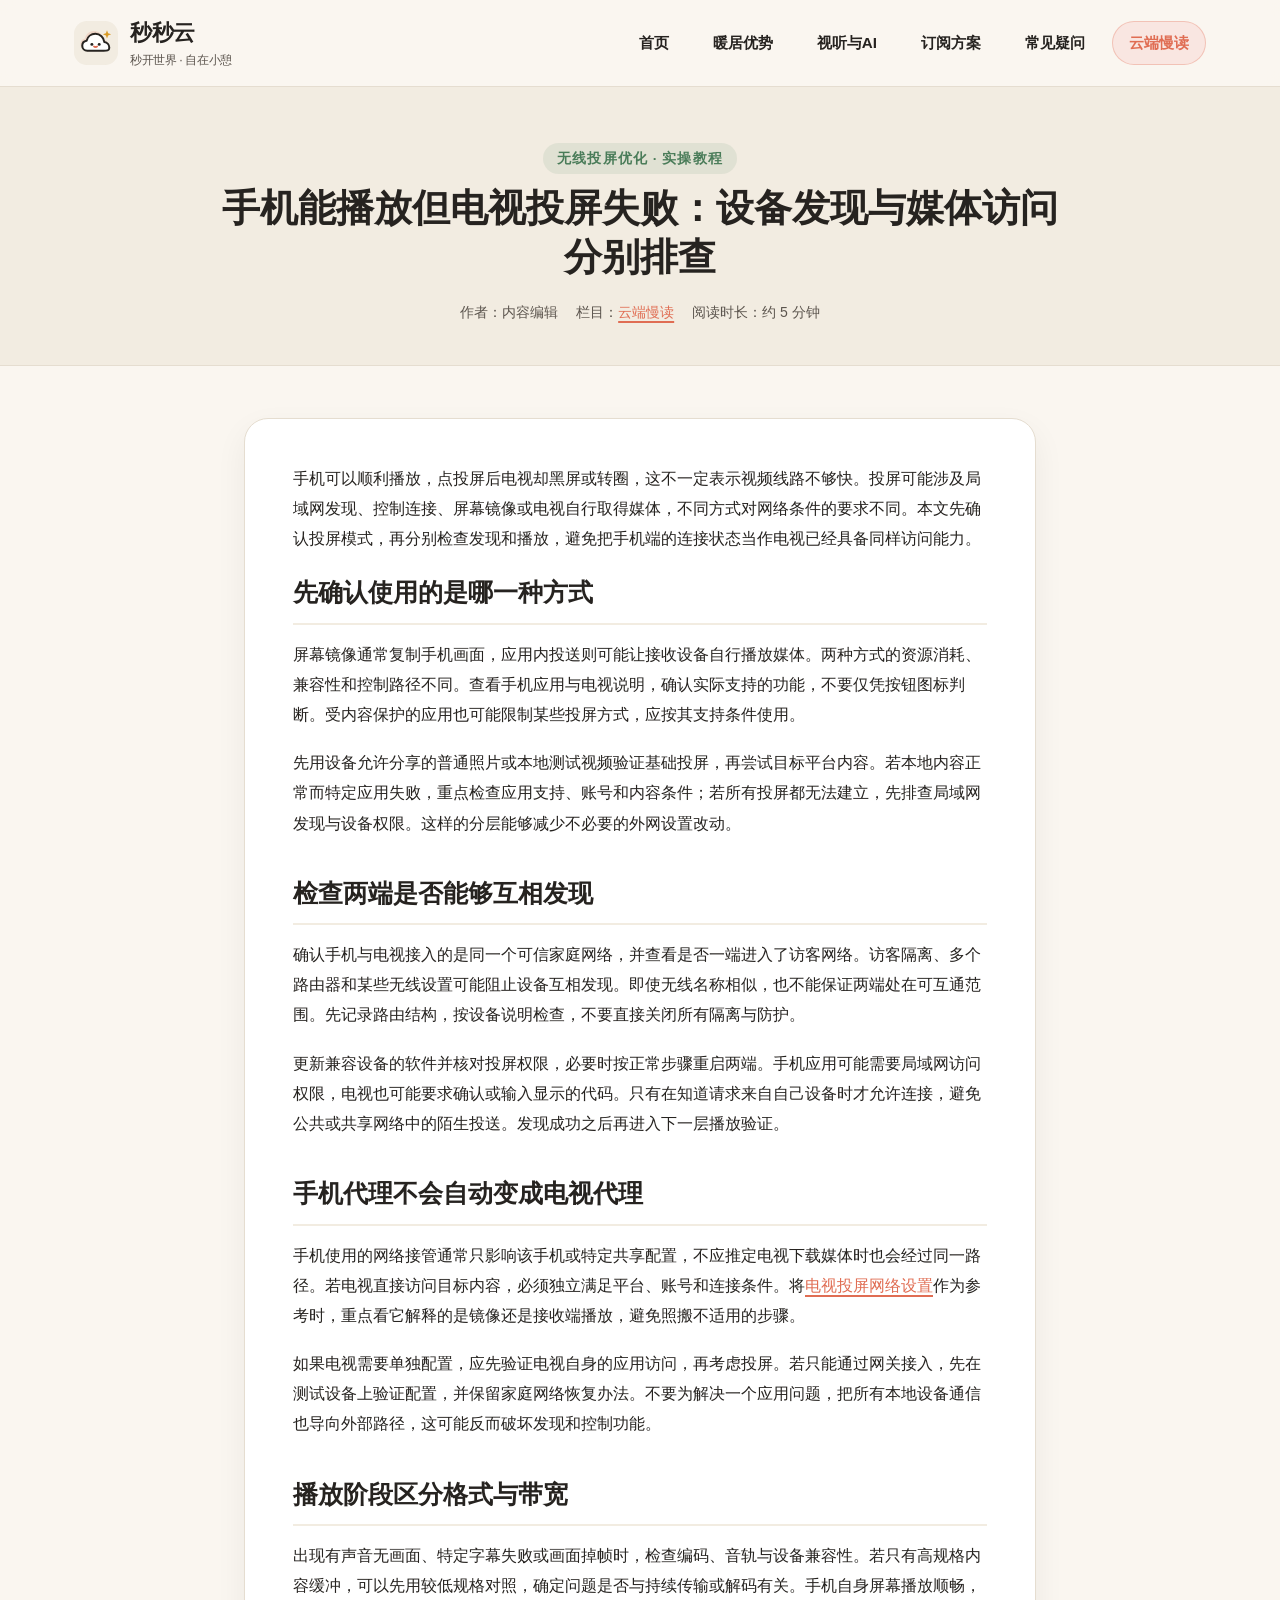
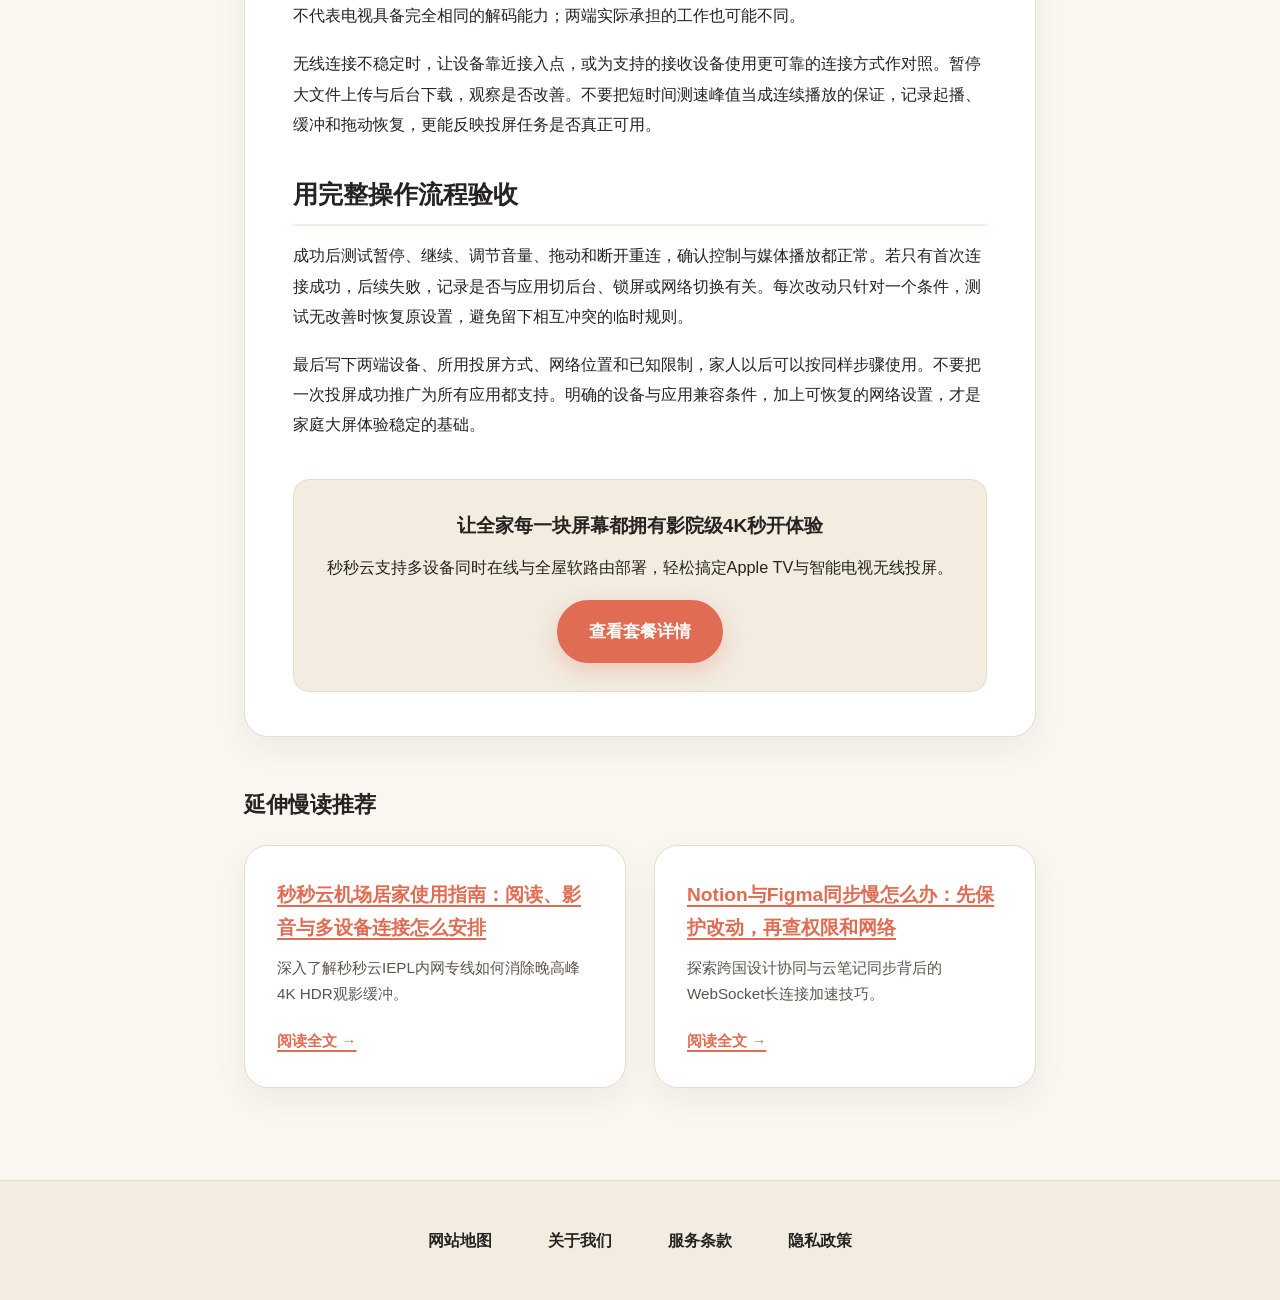
<file: smart-tv-casting-airplay-optimization.html>
<!DOCTYPE html>
<html lang="zh-CN">
<head>
  <meta charset="UTF-8">
  <meta name="viewport" content="width=device-width, initial-scale=1.0">
  <title>手机能播放但电视投屏失败：设备发现与媒体访问分别排查｜秒秒云</title>
  <meta name="description" content="手机可以顺利播放，点投屏后电视却黑屏或转圈，这不一定表示视频线路不够快。投屏可能涉及局域网发现、控制连接、屏幕镜像或电视自行取得媒体，不同方式对网络条件的要求不同。本文先确认投屏模式，再分别检查发现和播放，避免">
  <meta name="keywords" content="AirPlay投屏卡顿,Chromecast跨区流媒体,智能电视看海外剧,无线网络优化,秒秒云,Apple TV旁路由">
  <link rel="canonical" href="https://miaomiao-yun.rest/smart-tv-casting-airplay-optimization.html">
  <link rel="stylesheet" href="style.css">
</head>
<body>

  <header class="site-header">
    <div class="container header-inner">
      <a href="index.html" class="brand-logo" aria-label="秒秒云首页">
        <svg viewBox="0 0 48 48" fill="none" xmlns="http://www.w3.org/2000/svg" role="img" aria-label="秒秒云云朵靠垫与暖星标志">
          <rect width="48" height="48" rx="14" fill="#F2ECE1"/>
          <path d="M13 31C9.686 31 7 28.314 7 25C7 22.054 9.124 19.605 11.926 19.097C12.905 14.482 16.999 11 21.9 11C27.246 11 31.644 15.106 32.065 20.341C35.394 20.662 38 23.465 38 26.875C38 30.5 35.038 33 31.5 33H13V31Z" fill="#E06D53" fill-opacity="0.18"/>
          <path d="M14.5 32.5C11.462 32.5 9 30.038 9 27C9 24.22 11.063 21.922 13.743 21.55C14.773 17.224 18.662 14 23.3 14C28.423 14 32.636 17.925 33.063 22.938C36.115 23.319 38.5 25.921 38.5 29.08C38.5 32.5 35.725 32.5 32.3 32.5H14.5Z" stroke="#262320" stroke-width="2.2" stroke-linecap="round" stroke-linejoin="round" fill="#FFFFFF"/>
          <path d="M36 10L37.2 13.3L40.5 14.5L37.2 15.7L36 19L34.8 15.7L31.5 14.5L34.8 13.3L36 10Z" fill="#D99B26"/>
          <circle cx="19.5" cy="25.5" r="1.6" fill="#262320"/>
          <circle cx="27.5" cy="25.5" r="1.6" fill="#262320"/>
          <path d="M21.8 27.8C22.5 28.6 24.5 28.6 25.2 27.8" stroke="#E06D53" stroke-width="2" stroke-linecap="round"/>
        </svg>
        <div>
          <span>秒秒云</span>
          <span class="brand-tagline">秒开世界 · 自在小憩</span>
        </div>
      </a>
      <nav class="main-nav" aria-label="主导航">
        <a href="index.html">首页</a>
        <a href="index.html#advantages">暖居优势</a>
        <a href="index.html#streaming">视听与AI</a>
        <a href="index.html#pricing">订阅方案</a>
        <a href="index.html#faq">常见疑问</a>
        <a href="lounge-reads.html" class="nav-hub-pill active">云端慢读</a>
      </nav>
    </div>
  </header>

  <main>
    <section class="page-hero">
      <div class="container">
        <span class="section-eyebrow">无线投屏优化 · 实操教程</span>
        <h1>手机能播放但电视投屏失败：设备发现与媒体访问分别排查</h1>
        <div class="article-meta-bar">
          <span>作者：内容编辑</span>
          <span>栏目：<a href="lounge-reads.html">云端慢读</a></span>
          <span>阅读时长：约 5 分钟</span>
        </div>
      </div>
    </section>

    <div class="article-container">
      <article class="article-body">
<p>手机可以顺利播放，点投屏后电视却黑屏或转圈，这不一定表示视频线路不够快。投屏可能涉及局域网发现、控制连接、屏幕镜像或电视自行取得媒体，不同方式对网络条件的要求不同。本文先确认投屏模式，再分别检查发现和播放，避免把手机端的连接状态当作电视已经具备同样访问能力。</p>
<h2>先确认使用的是哪一种方式</h2>
<p>屏幕镜像通常复制手机画面，应用内投送则可能让接收设备自行播放媒体。两种方式的资源消耗、兼容性和控制路径不同。查看手机应用与电视说明，确认实际支持的功能，不要仅凭按钮图标判断。受内容保护的应用也可能限制某些投屏方式，应按其支持条件使用。</p>
<p>先用设备允许分享的普通照片或本地测试视频验证基础投屏，再尝试目标平台内容。若本地内容正常而特定应用失败，重点检查应用支持、账号和内容条件；若所有投屏都无法建立，先排查局域网发现与设备权限。这样的分层能够减少不必要的外网设置改动。</p>
<h2>检查两端是否能够互相发现</h2>
<p>确认手机与电视接入的是同一个可信家庭网络，并查看是否一端进入了访客网络。访客隔离、多个路由器和某些无线设置可能阻止设备互相发现。即使无线名称相似，也不能保证两端处在可互通范围。先记录路由结构，按设备说明检查，不要直接关闭所有隔离与防护。</p>
<p>更新兼容设备的软件并核对投屏权限，必要时按正常步骤重启两端。手机应用可能需要局域网访问权限，电视也可能要求确认或输入显示的代码。只有在知道请求来自自己设备时才允许连接，避免公共或共享网络中的陌生投送。发现成功之后再进入下一层播放验证。</p>
<h2>手机代理不会自动变成电视代理</h2>
<p>手机使用的网络接管通常只影响该手机或特定共享配置，不应推定电视下载媒体时也会经过同一路径。若电视直接访问目标内容，必须独立满足平台、账号和连接条件。将<a href="https://jichangtuijan.top/">电视投屏网络设置</a>作为参考时，重点看它解释的是镜像还是接收端播放，避免照搬不适用的步骤。</p>
<p>如果电视需要单独配置，应先验证电视自身的应用访问，再考虑投屏。若只能通过网关接入，先在测试设备上验证配置，并保留家庭网络恢复办法。不要为解决一个应用问题，把所有本地设备通信也导向外部路径，这可能反而破坏发现和控制功能。</p>
<h2>播放阶段区分格式与带宽</h2>
<p>出现有声音无画面、特定字幕失败或画面掉帧时，检查编码、音轨与设备兼容性。若只有高规格内容缓冲，可以先用较低规格对照，确定问题是否与持续传输或解码有关。手机自身屏幕播放顺畅，不代表电视具备完全相同的解码能力；两端实际承担的工作也可能不同。</p>
<p>无线连接不稳定时，让设备靠近接入点，或为支持的接收设备使用更可靠的连接方式作对照。暂停大文件上传与后台下载，观察是否改善。不要把短时间测速峰值当成连续播放的保证，记录起播、缓冲和拖动恢复，更能反映投屏任务是否真正可用。</p>
<h2>用完整操作流程验收</h2>
<p>成功后测试暂停、继续、调节音量、拖动和断开重连，确认控制与媒体播放都正常。若只有首次连接成功，后续失败，记录是否与应用切后台、锁屏或网络切换有关。每次改动只针对一个条件，测试无改善时恢复原设置，避免留下相互冲突的临时规则。</p>
<p>最后写下两端设备、所用投屏方式、网络位置和已知限制，家人以后可以按同样步骤使用。不要把一次投屏成功推广为所有应用都支持。明确的设备与应用兼容条件，加上可恢复的网络设置，才是家庭大屏体验稳定的基础。</p>
<div class="article-cta-banner">
          <p style="font-size: 1.2rem; font-weight: 800; margin-bottom: 8px;">让全家每一块屏幕都拥有影院级4K秒开体验</p>
          <p>秒秒云支持多设备同时在线与全屋软路由部署，轻松搞定Apple TV与智能电视无线投屏。</p>
          <a href="https://ww012.twilightaff.com/#/?code=A56DH1Af" class="btn-primary" rel="nofollow" target="_blank">查看套餐详情</a>
        </div>
      </article>

      <section style="margin-top: 48px;">
        <h2 style="margin-bottom: 20px; font-size: 1.4rem;">延伸慢读推荐</h2>
        <div class="hub-grid" style="padding: 0;">
          <article class="article-card">
            <p style="font-size: 1.2rem; font-weight: 700; margin-bottom: 10px;"><a href="miaomiao-effortless-streaming-guide.html">秒秒云机场居家使用指南：阅读、影音与多设备连接怎么安排</a></p>
            <p>深入了解秒秒云IEPL内网专线如何消除晚高峰4K HDR观影缓冲。</p>
            <a href="miaomiao-effortless-streaming-guide.html" class="read-more-link">阅读全文 &rarr;</a>
          </article>
          <article class="article-card">
            <p style="font-size: 1.2rem; font-weight: 700; margin-bottom: 10px;"><a href="notion-figma-cross-border-sync.html">Notion与Figma同步慢怎么办：先保护改动，再查权限和网络</a></p>
            <p>探索跨国设计协同与云笔记同步背后的WebSocket长连接加速技巧。</p>
            <a href="notion-figma-cross-border-sync.html" class="read-more-link">阅读全文 &rarr;</a>
          </article>
        </div>
      </section>
    </div>
  </main>

  <footer class="site-footer">
    <div class="container">
      <nav class="footer-nav" aria-label="页脚导航">
        <a href="sitemap.html">网站地图</a>
        <a href="about.html">关于我们</a>
        <a href="terms.html">服务条款</a>
        <a href="privacy.html">隐私政策</a>
      </nav>
    </div>
  </footer>

</body>
</html>
</file>
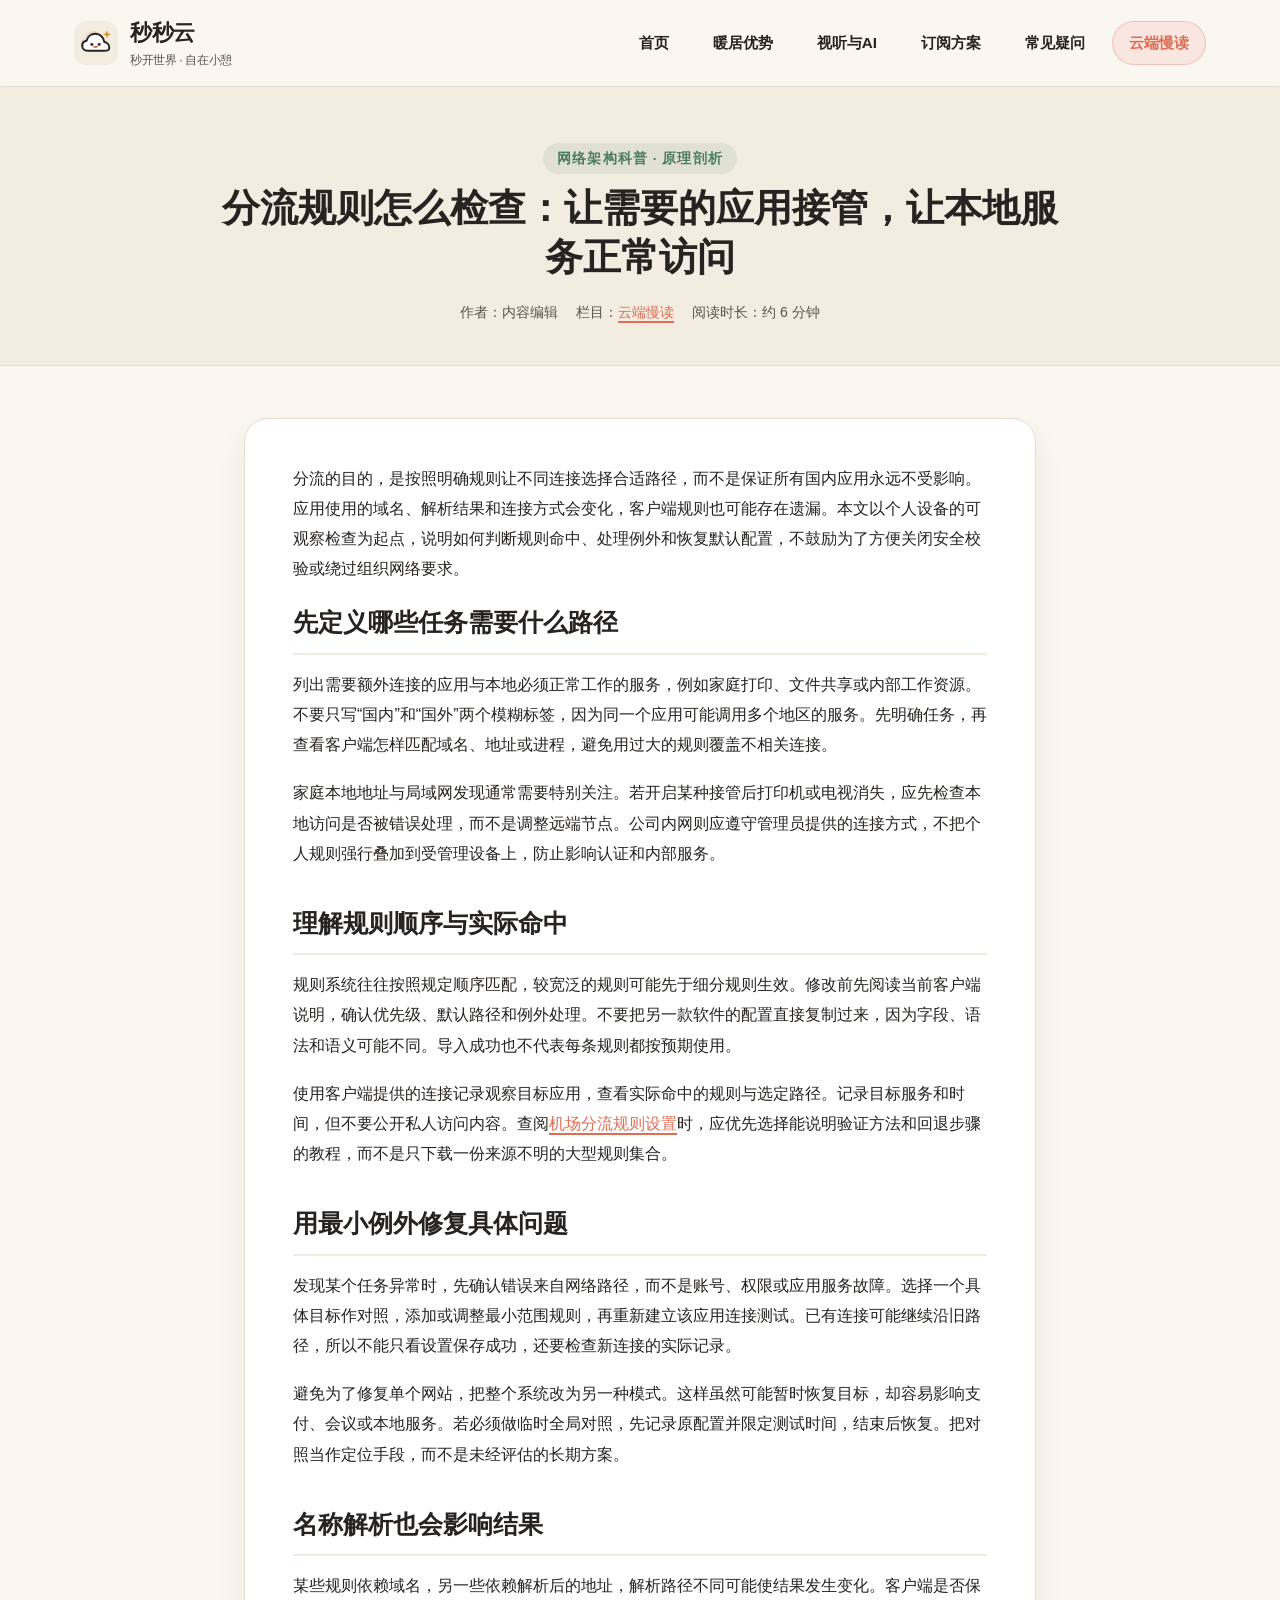
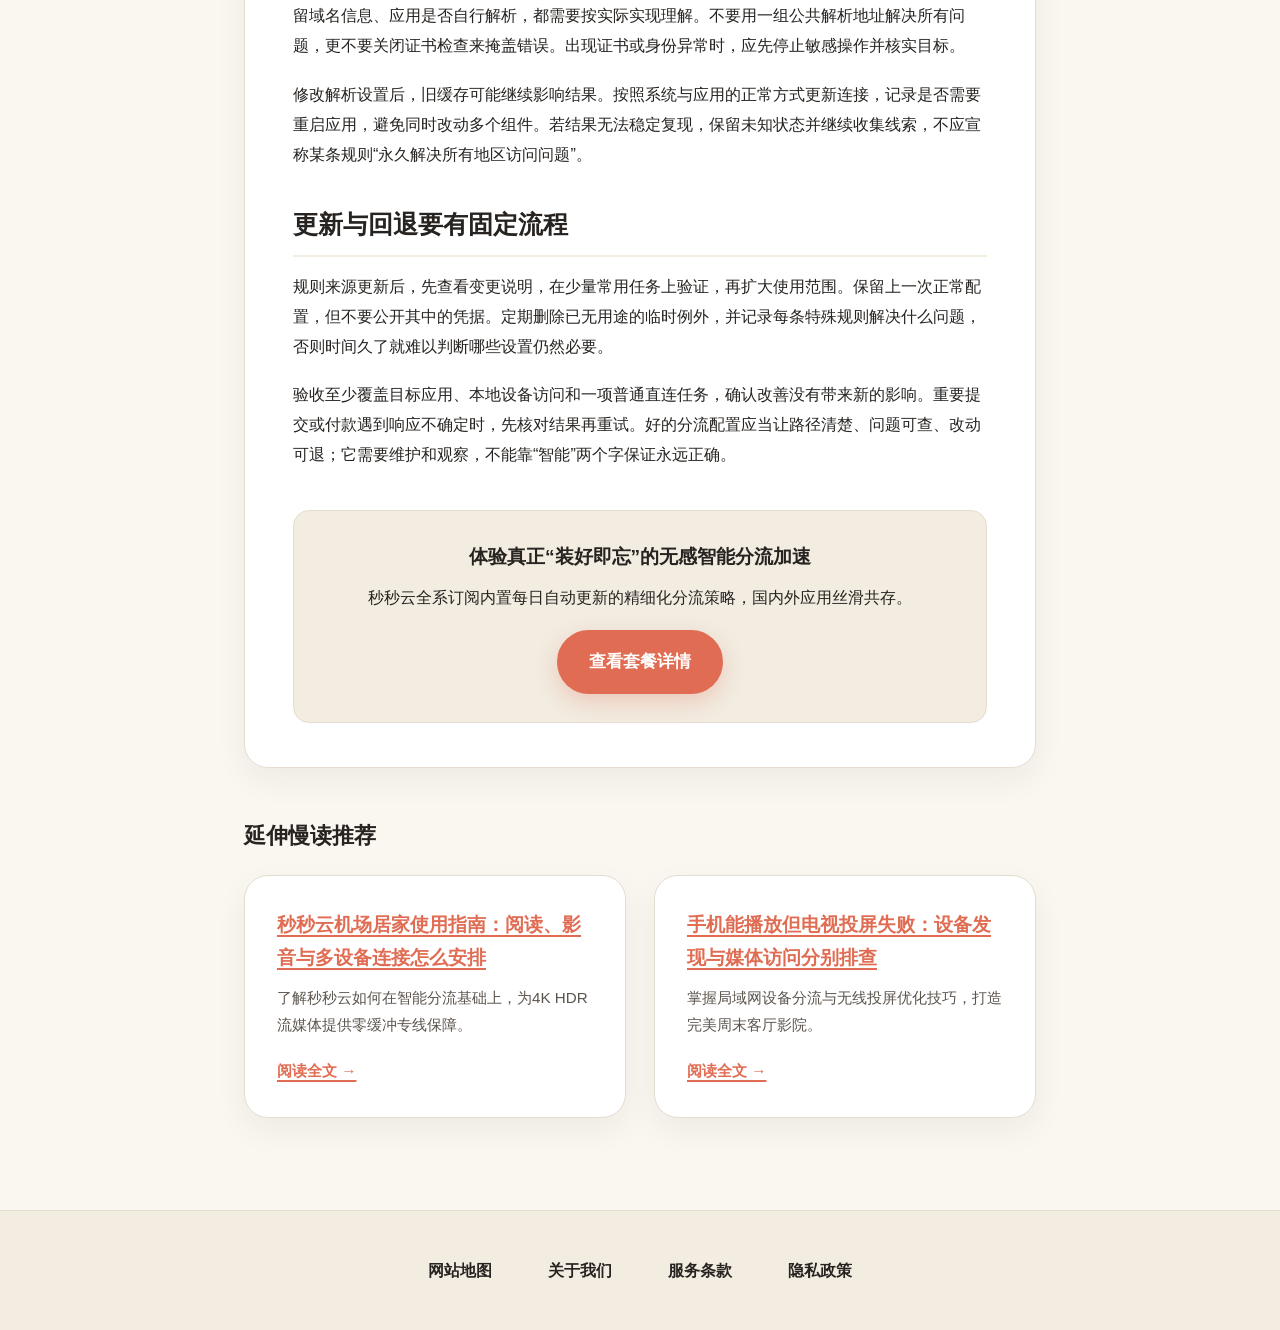
<file: split-tunneling-domestic-foreign-traffic.html>
<!DOCTYPE html>
<html lang="zh-CN">
<head>
  <meta charset="UTF-8">
  <meta name="viewport" content="width=device-width, initial-scale=1.0">
  <title>分流规则怎么检查：让需要的应用接管，让本地服务正常访问｜秒秒云</title>
  <meta name="description" content="分流的目的，是按照明确规则让不同连接选择合适路径，而不是保证所有国内应用永远不受影响。应用使用的域名、解析结果和连接方式会变化，客户端规则也可能存在遗漏。本文以个人设备的可观察检查为起点，说明如何判断规则命中、">
  <meta name="keywords" content="智能分流原理,国内外流量分流,GeoIP规则,Fake-IP原理,加速器不影响国内网银,秒秒云">
  <link rel="canonical" href="https://miaomiao-yun.rest/split-tunneling-domestic-foreign-traffic.html">
  <link rel="stylesheet" href="style.css">
</head>
<body>

  <header class="site-header">
    <div class="container header-inner">
      <a href="index.html" class="brand-logo" aria-label="秒秒云首页">
        <svg viewBox="0 0 48 48" fill="none" xmlns="http://www.w3.org/2000/svg" role="img" aria-label="秒秒云云朵靠垫与暖星标志">
          <rect width="48" height="48" rx="14" fill="#F2ECE1"/>
          <path d="M13 31C9.686 31 7 28.314 7 25C7 22.054 9.124 19.605 11.926 19.097C12.905 14.482 16.999 11 21.9 11C27.246 11 31.644 15.106 32.065 20.341C35.394 20.662 38 23.465 38 26.875C38 30.5 35.038 33 31.5 33H13V31Z" fill="#E06D53" fill-opacity="0.18"/>
          <path d="M14.5 32.5C11.462 32.5 9 30.038 9 27C9 24.22 11.063 21.922 13.743 21.55C14.773 17.224 18.662 14 23.3 14C28.423 14 32.636 17.925 33.063 22.938C36.115 23.319 38.5 25.921 38.5 29.08C38.5 32.5 35.725 32.5 32.3 32.5H14.5Z" stroke="#262320" stroke-width="2.2" stroke-linecap="round" stroke-linejoin="round" fill="#FFFFFF"/>
          <path d="M36 10L37.2 13.3L40.5 14.5L37.2 15.7L36 19L34.8 15.7L31.5 14.5L34.8 13.3L36 10Z" fill="#D99B26"/>
          <circle cx="19.5" cy="25.5" r="1.6" fill="#262320"/>
          <circle cx="27.5" cy="25.5" r="1.6" fill="#262320"/>
          <path d="M21.8 27.8C22.5 28.6 24.5 28.6 25.2 27.8" stroke="#E06D53" stroke-width="2" stroke-linecap="round"/>
        </svg>
        <div>
          <span>秒秒云</span>
          <span class="brand-tagline">秒开世界 · 自在小憩</span>
        </div>
      </a>
      <nav class="main-nav" aria-label="主导航">
        <a href="index.html">首页</a>
        <a href="index.html#advantages">暖居优势</a>
        <a href="index.html#streaming">视听与AI</a>
        <a href="index.html#pricing">订阅方案</a>
        <a href="index.html#faq">常见疑问</a>
        <a href="lounge-reads.html" class="nav-hub-pill active">云端慢读</a>
      </nav>
    </div>
  </header>

  <main>
    <section class="page-hero">
      <div class="container">
        <span class="section-eyebrow">网络架构科普 · 原理剖析</span>
        <h1>分流规则怎么检查：让需要的应用接管，让本地服务正常访问</h1>
        <div class="article-meta-bar">
          <span>作者：内容编辑</span>
          <span>栏目：<a href="lounge-reads.html">云端慢读</a></span>
          <span>阅读时长：约 6 分钟</span>
        </div>
      </div>
    </section>

    <div class="article-container">
      <article class="article-body">
<p>分流的目的，是按照明确规则让不同连接选择合适路径，而不是保证所有国内应用永远不受影响。应用使用的域名、解析结果和连接方式会变化，客户端规则也可能存在遗漏。本文以个人设备的可观察检查为起点，说明如何判断规则命中、处理例外和恢复默认配置，不鼓励为了方便关闭安全校验或绕过组织网络要求。</p>
<h2>先定义哪些任务需要什么路径</h2>
<p>列出需要额外连接的应用与本地必须正常工作的服务，例如家庭打印、文件共享或内部工作资源。不要只写“国内”和“国外”两个模糊标签，因为同一个应用可能调用多个地区的服务。先明确任务，再查看客户端怎样匹配域名、地址或进程，避免用过大的规则覆盖不相关连接。</p>
<p>家庭本地地址与局域网发现通常需要特别关注。若开启某种接管后打印机或电视消失，应先检查本地访问是否被错误处理，而不是调整远端节点。公司内网则应遵守管理员提供的连接方式，不把个人规则强行叠加到受管理设备上，防止影响认证和内部服务。</p>
<h2>理解规则顺序与实际命中</h2>
<p>规则系统往往按照规定顺序匹配，较宽泛的规则可能先于细分规则生效。修改前先阅读当前客户端说明，确认优先级、默认路径和例外处理。不要把另一款软件的配置直接复制过来，因为字段、语法和语义可能不同。导入成功也不代表每条规则都按预期使用。</p>
<p>使用客户端提供的连接记录观察目标应用，查看实际命中的规则与选定路径。记录目标服务和时间，但不要公开私人访问内容。查阅<a href="https://jichangtuijan.top/">机场分流规则设置</a>时，应优先选择能说明验证方法和回退步骤的教程，而不是只下载一份来源不明的大型规则集合。</p>
<h2>用最小例外修复具体问题</h2>
<p>发现某个任务异常时，先确认错误来自网络路径，而不是账号、权限或应用服务故障。选择一个具体目标作对照，添加或调整最小范围规则，再重新建立该应用连接测试。已有连接可能继续沿旧路径，所以不能只看设置保存成功，还要检查新连接的实际记录。</p>
<p>避免为了修复单个网站，把整个系统改为另一种模式。这样虽然可能暂时恢复目标，却容易影响支付、会议或本地服务。若必须做临时全局对照，先记录原配置并限定测试时间，结束后恢复。把对照当作定位手段，而不是未经评估的长期方案。</p>
<h2>名称解析也会影响结果</h2>
<p>某些规则依赖域名，另一些依赖解析后的地址，解析路径不同可能使结果发生变化。客户端是否保留域名信息、应用是否自行解析，都需要按实际实现理解。不要用一组公共解析地址解决所有问题，更不要关闭证书检查来掩盖错误。出现证书或身份异常时，应先停止敏感操作并核实目标。</p>
<p>修改解析设置后，旧缓存可能继续影响结果。按照系统与应用的正常方式更新连接，记录是否需要重启应用，避免同时改动多个组件。若结果无法稳定复现，保留未知状态并继续收集线索，不应宣称某条规则“永久解决所有地区访问问题”。</p>
<h2>更新与回退要有固定流程</h2>
<p>规则来源更新后，先查看变更说明，在少量常用任务上验证，再扩大使用范围。保留上一次正常配置，但不要公开其中的凭据。定期删除已无用途的临时例外，并记录每条特殊规则解决什么问题，否则时间久了就难以判断哪些设置仍然必要。</p>
<p>验收至少覆盖目标应用、本地设备访问和一项普通直连任务，确认改善没有带来新的影响。重要提交或付款遇到响应不确定时，先核对结果再重试。好的分流配置应当让路径清楚、问题可查、改动可退；它需要维护和观察，不能靠“智能”两个字保证永远正确。</p>
<div class="article-cta-banner">
          <p style="font-size: 1.2rem; font-weight: 800; margin-bottom: 8px;">体验真正“装好即忘”的无感智能分流加速</p>
          <p>秒秒云全系订阅内置每日自动更新的精细化分流策略，国内外应用丝滑共存。</p>
          <a href="https://ww012.twilightaff.com/#/?code=A56DH1Af" class="btn-primary" rel="nofollow" target="_blank">查看套餐详情</a>
        </div>
      </article>

      <section style="margin-top: 48px;">
        <h2 style="margin-bottom: 20px; font-size: 1.4rem;">延伸慢读推荐</h2>
        <div class="hub-grid" style="padding: 0;">
          <article class="article-card">
            <p style="font-size: 1.2rem; font-weight: 700; margin-bottom: 10px;"><a href="miaomiao-effortless-streaming-guide.html">秒秒云机场居家使用指南：阅读、影音与多设备连接怎么安排</a></p>
            <p>了解秒秒云如何在智能分流基础上，为4K HDR流媒体提供零缓冲专线保障。</p>
            <a href="miaomiao-effortless-streaming-guide.html" class="read-more-link">阅读全文 &rarr;</a>
          </article>
          <article class="article-card">
            <p style="font-size: 1.2rem; font-weight: 700; margin-bottom: 10px;"><a href="smart-tv-casting-airplay-optimization.html">手机能播放但电视投屏失败：设备发现与媒体访问分别排查</a></p>
            <p>掌握局域网设备分流与无线投屏优化技巧，打造完美周末客厅影院。</p>
            <a href="smart-tv-casting-airplay-optimization.html" class="read-more-link">阅读全文 &rarr;</a>
          </article>
        </div>
      </section>
    </div>
  </main>

  <footer class="site-footer">
    <div class="container">
      <nav class="footer-nav" aria-label="页脚导航">
        <a href="sitemap.html">网站地图</a>
        <a href="about.html">关于我们</a>
        <a href="terms.html">服务条款</a>
        <a href="privacy.html">隐私政策</a>
      </nav>
    </div>
  </footer>

</body>
</html>
</file>
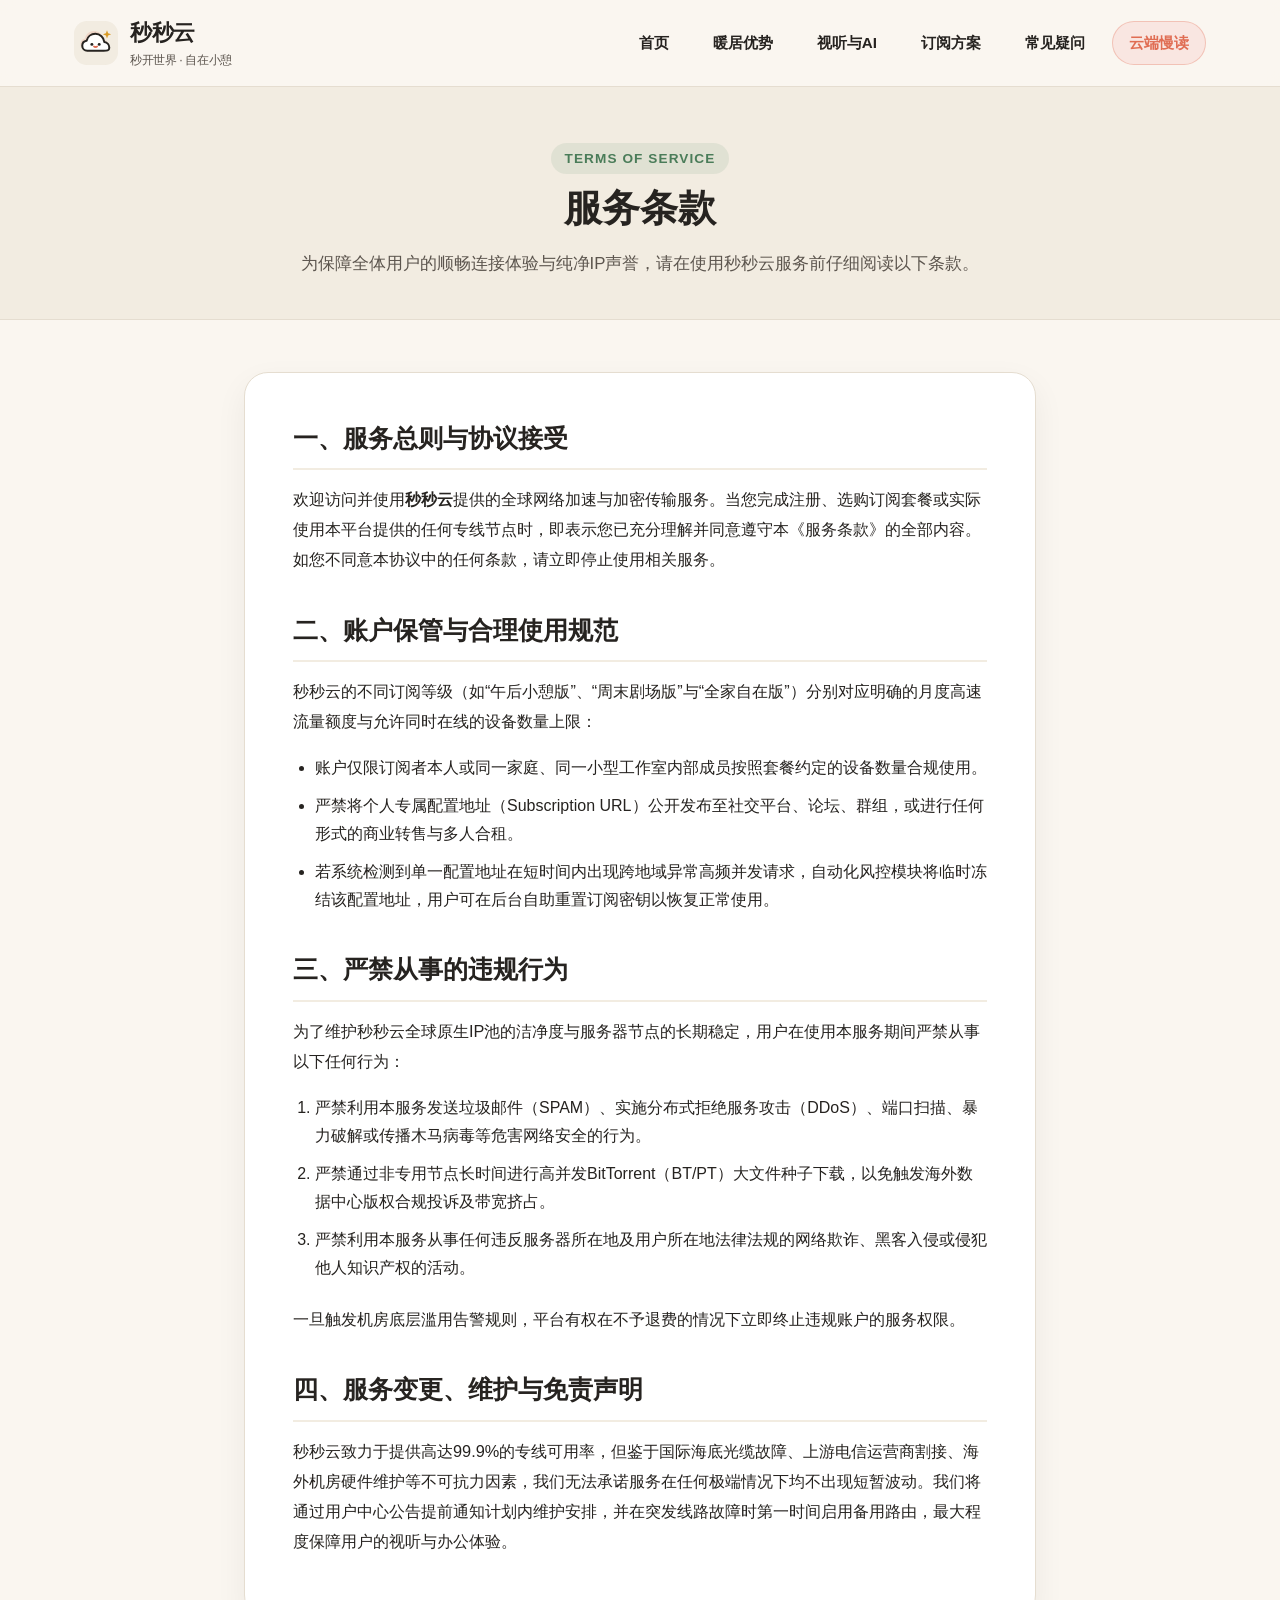
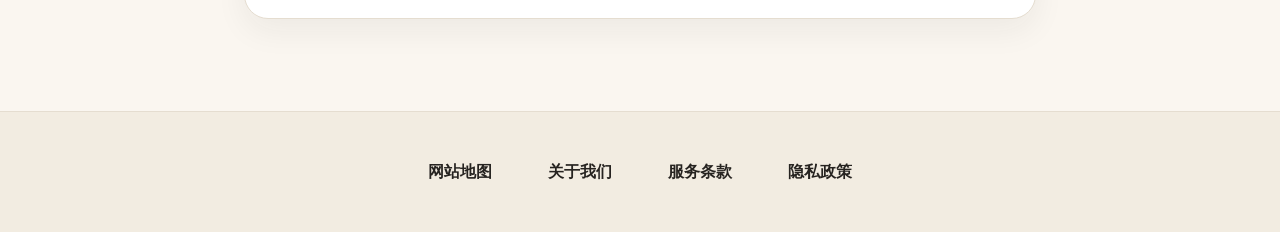
<file: terms.html>
<!DOCTYPE html>
<html lang="zh-CN">
<head>
  <meta charset="UTF-8">
  <meta name="viewport" content="width=device-width, initial-scale=1.0">
  <title>服务条款 - 秒秒云介绍页 | 合规使用规范与用户协议</title>
  <meta name="description" content="阅读秒秒云服务条款与使用规范。了解账户订阅权益、设备并发约定、合规使用准则及免责声明。">
  <link rel="canonical" href="https://miaomiao-yun.rest/terms.html">
  <link rel="stylesheet" href="style.css">
</head>
<body>

  <header class="site-header">
    <div class="container header-inner">
      <a href="index.html" class="brand-logo" aria-label="秒秒云首页">
        <svg viewBox="0 0 48 48" fill="none" xmlns="http://www.w3.org/2000/svg" role="img" aria-label="秒秒云云朵靠垫与暖星标志">
          <rect width="48" height="48" rx="14" fill="#F2ECE1"/>
          <path d="M13 31C9.686 31 7 28.314 7 25C7 22.054 9.124 19.605 11.926 19.097C12.905 14.482 16.999 11 21.9 11C27.246 11 31.644 15.106 32.065 20.341C35.394 20.662 38 23.465 38 26.875C38 30.5 35.038 33 31.5 33H13V31Z" fill="#E06D53" fill-opacity="0.18"/>
          <path d="M14.5 32.5C11.462 32.5 9 30.038 9 27C9 24.22 11.063 21.922 13.743 21.55C14.773 17.224 18.662 14 23.3 14C28.423 14 32.636 17.925 33.063 22.938C36.115 23.319 38.5 25.921 38.5 29.08C38.5 32.5 35.725 32.5 32.3 32.5H14.5Z" stroke="#262320" stroke-width="2.2" stroke-linecap="round" stroke-linejoin="round" fill="#FFFFFF"/>
          <path d="M36 10L37.2 13.3L40.5 14.5L37.2 15.7L36 19L34.8 15.7L31.5 14.5L34.8 13.3L36 10Z" fill="#D99B26"/>
          <circle cx="19.5" cy="25.5" r="1.6" fill="#262320"/>
          <circle cx="27.5" cy="25.5" r="1.6" fill="#262320"/>
          <path d="M21.8 27.8C22.5 28.6 24.5 28.6 25.2 27.8" stroke="#E06D53" stroke-width="2" stroke-linecap="round"/>
        </svg>
        <div>
          <span>秒秒云</span>
          <span class="brand-tagline">秒开世界 · 自在小憩</span>
        </div>
      </a>
      <nav class="main-nav" aria-label="主导航">
        <a href="index.html">首页</a>
        <a href="index.html#advantages">暖居优势</a>
        <a href="index.html#streaming">视听与AI</a>
        <a href="index.html#pricing">订阅方案</a>
        <a href="index.html#faq">常见疑问</a>
        <a href="lounge-reads.html" class="nav-hub-pill">云端慢读</a>
      </nav>
    </div>
  </header>

  <main>
    <section class="page-hero">
      <div class="container">
        <span class="section-eyebrow">Terms of Service</span>
        <h1>服务条款</h1>
        <p>为保障全体用户的顺畅连接体验与纯净IP声誉，请在使用秒秒云服务前仔细阅读以下条款。</p>
      </div>
    </section>

    <div class="article-container">
      <article class="article-body">
        <h2>一、服务总则与协议接受</h2>
        <p>欢迎访问并使用<strong>秒秒云</strong>提供的全球网络加速与加密传输服务。当您完成注册、选购订阅套餐或实际使用本平台提供的任何专线节点时，即表示您已充分理解并同意遵守本《服务条款》的全部内容。如您不同意本协议中的任何条款，请立即停止使用相关服务。</p>

        <h2>二、账户保管与合理使用规范</h2>
        <p>秒秒云的不同订阅等级（如“午后小憩版”、“周末剧场版”与“全家自在版”）分别对应明确的月度高速流量额度与允许同时在线的设备数量上限：</p>
        <ul>
          <li>账户仅限订阅者本人或同一家庭、同一小型工作室内部成员按照套餐约定的设备数量合规使用。</li>
          <li>严禁将个人专属配置地址（Subscription URL）公开发布至社交平台、论坛、群组，或进行任何形式的商业转售与多人合租。</li>
          <li>若系统检测到单一配置地址在短时间内出现跨地域异常高频并发请求，自动化风控模块将临时冻结该配置地址，用户可在后台自助重置订阅密钥以恢复正常使用。</li>
        </ul>

        <h2>三、严禁从事的违规行为</h2>
        <p>为了维护秒秒云全球原生IP池的洁净度与服务器节点的长期稳定，用户在使用本服务期间严禁从事以下任何行为：</p>
        <ol>
          <li>严禁利用本服务发送垃圾邮件（SPAM）、实施分布式拒绝服务攻击（DDoS）、端口扫描、暴力破解或传播木马病毒等危害网络安全的行为。</li>
          <li>严禁通过非专用节点长时间进行高并发BitTorrent（BT/PT）大文件种子下载，以免触发海外数据中心版权合规投诉及带宽挤占。</li>
          <li>严禁利用本服务从事任何违反服务器所在地及用户所在地法律法规的网络欺诈、黑客入侵或侵犯他人知识产权的活动。</li>
        </ol>
        <p>一旦触发机房底层滥用告警规则，平台有权在不予退费的情况下立即终止违规账户的服务权限。</p>

        <h2>四、服务变更、维护与免责声明</h2>
        <p>秒秒云致力于提供高达99.9%的专线可用率，但鉴于国际海底光缆故障、上游电信运营商割接、海外机房硬件维护等不可抗力因素，我们无法承诺服务在任何极端情况下均不出现短暂波动。我们将通过用户中心公告提前通知计划内维护安排，并在突发线路故障时第一时间启用备用路由，最大程度保障用户的视听与办公体验。</p>
      </article>
    </div>
  </main>

  <footer class="site-footer">
    <div class="container">
      <nav class="footer-nav" aria-label="页脚导航">
        <a href="sitemap.html">网站地图</a>
        <a href="about.html">关于我们</a>
        <a href="terms.html">服务条款</a>
        <a href="privacy.html">隐私政策</a>
      </nav>
    </div>
  </footer>

</body>
</html>
</file>
<file: style.css>
:root {
  --bg-oat: #FAF6F0;
  --surface-linen: #F2ECE1;
  --surface-card: #FFFFFF;
  --text-espresso: #262320;
  --text-muted: #5C554E;
  --accent-coral: #E06D53;
  --accent-coral-hover: #C85A40;
  --accent-sage: #4A7C59;
  --accent-mustard: #D99B26;
  --border-warm: #E5DDD0;
  --shadow-soft: 0 12px 32px rgba(38, 35, 32, 0.06);
  --shadow-hover: 0 18px 40px rgba(38, 35, 32, 0.11);
  --radius-lg: 24px;
  --radius-md: 16px;
  --radius-pill: 999px;
}

* {
  box-sizing: border-box;
  margin: 0;
  padding: 0;
}

html {
  scroll-behavior: smooth;
  font-size: 16px;
}

body {
  background-color: var(--bg-oat);
  color: var(--text-espresso);
  font-family: -apple-system, BlinkMacSystemFont, "PingFang SC", "Hiragino Sans GB", "Microsoft YaHei", "Noto Sans SC", sans-serif;
  line-height: 1.75;
  -webkit-font-smoothing: antialiased;
}

/* Prominent Hyperlinks Styling - Consistent before and after visited */
a,
a:visited {
  color: var(--accent-coral);
  text-decoration: underline;
  text-underline-offset: 4px;
  text-decoration-thickness: 1.5px;
  transition: color 0.2s ease, background-color 0.2s ease, transform 0.2s ease;
}

a:hover,
a:focus {
  color: var(--accent-coral-hover);
}

.container {
  max-width: 1180px;
  margin: 0 auto;
  padding: 0 24px;
}

/* Header & Navigation */
.site-header {
  position: sticky;
  top: 0;
  z-index: 100;
  background-color: rgba(250, 246, 240, 0.94);
  backdrop-filter: blur(8px);
  border-bottom: 1px solid var(--border-warm);
  padding: 14px 0;
}

.header-inner {
  display: flex;
  align-items: center;
  justify-content: space-between;
  gap: 20px;
  flex-wrap: wrap;
}

.brand-logo,
.brand-logo:visited {
  display: inline-flex;
  align-items: center;
  gap: 12px;
  text-decoration: none;
  color: var(--text-espresso);
  font-weight: 800;
  font-size: 1.35rem;
  letter-spacing: -0.02em;
}

.brand-logo:hover {
  color: var(--accent-coral);
}

.brand-logo svg {
  width: 44px;
  height: 44px;
  flex-shrink: 0;
}

.brand-tagline {
  font-size: 0.78rem;
  font-weight: 500;
  color: var(--text-muted);
  display: block;
  margin-top: -2px;
}

.main-nav {
  display: flex;
  align-items: center;
  gap: 10px;
  flex-wrap: wrap;
}

.main-nav a,
.main-nav a:visited {
  text-decoration: none;
  color: var(--text-espresso);
  font-weight: 600;
  font-size: 0.95rem;
  padding: 8px 16px;
  border-radius: var(--radius-pill);
  background-color: transparent;
  border: 1px solid transparent;
}

.main-nav a:hover,
.main-nav a.active {
  background-color: var(--surface-linen);
  color: var(--accent-coral);
  border-color: var(--border-warm);
}

.main-nav a.nav-hub-pill,
.main-nav a.nav-hub-pill:visited {
  background-color: #F9E6E1;
  color: var(--accent-coral);
  border: 1px solid rgba(224, 109, 83, 0.3);
}

.main-nav a.nav-hub-pill:hover {
  background-color: var(--accent-coral);
  color: #FFFFFF;
}

/* Hero Section */
.hero-section {
  padding: 68px 0 76px;
  position: relative;
  overflow: hidden;
}

.hero-grid {
  display: grid;
  grid-template-columns: 1.08fr 0.92fr;
  gap: 48px;
  align-items: center;
}

.lounge-badge {
  display: inline-flex;
  align-items: center;
  gap: 8px;
  padding: 6px 16px;
  background-color: var(--surface-linen);
  border: 1px solid var(--border-warm);
  border-radius: var(--radius-pill);
  font-size: 0.88rem;
  font-weight: 600;
  color: var(--accent-sage);
  margin-bottom: 20px;
}

.hero-content h1 {
  font-size: 2.85rem;
  line-height: 1.24;
  font-weight: 800;
  color: var(--text-espresso);
  margin-bottom: 20px;
  letter-spacing: -0.02em;
}

.hero-content h1 .highlight-warm {
  color: var(--accent-coral);
  background: linear-gradient(180deg, transparent 68%, rgba(224, 109, 83, 0.2) 68%);
  padding: 0 4px;
}

.hero-subtitle {
  font-size: 1.12rem;
  color: var(--text-muted);
  margin-bottom: 32px;
  max-width: 580px;
}

.hero-cta-group {
  display: flex;
  flex-wrap: wrap;
  gap: 16px;
  margin-bottom: 32px;
}

.btn-primary,
.btn-primary:visited {
  display: inline-flex;
  align-items: center;
  justify-content: center;
  gap: 10px;
  background-color: var(--accent-coral);
  color: #FFFFFF;
  text-decoration: none;
  font-weight: 700;
  font-size: 1.05rem;
  padding: 15px 30px;
  border-radius: var(--radius-pill);
  box-shadow: 0 8px 22px rgba(224, 109, 83, 0.28);
  border: 2px solid var(--accent-coral);
}

.btn-primary:hover {
  background-color: var(--accent-coral-hover);
  border-color: var(--accent-coral-hover);
  color: #FFFFFF;
  transform: translateY(-2px);
}

.btn-secondary,
.btn-secondary:visited {
  display: inline-flex;
  align-items: center;
  justify-content: center;
  gap: 10px;
  background-color: var(--surface-card);
  color: var(--accent-sage);
  text-decoration: none;
  font-weight: 700;
  font-size: 1.05rem;
  padding: 15px 28px;
  border-radius: var(--radius-pill);
  border: 2px solid var(--accent-sage);
  box-shadow: var(--shadow-soft);
}

.btn-secondary:hover {
  background-color: var(--accent-sage);
  color: #FFFFFF;
  transform: translateY(-2px);
}

.hero-meta-pills {
  display: flex;
  flex-wrap: wrap;
  gap: 18px;
  font-size: 0.9rem;
  color: var(--text-muted);
}

.hero-meta-item {
  display: inline-flex;
  align-items: center;
  gap: 8px;
}

.hero-visual-card {
  background-color: var(--surface-linen);
  border: 1px solid var(--border-warm);
  border-radius: var(--radius-lg);
  padding: 20px;
  box-shadow: var(--shadow-soft);
}

.hero-anim-img {
  width: 100%;
  height: auto;
  display: block;
  border-radius: var(--radius-md);
}

/* Section Common Styling */
.section-block {
  padding: 76px 0;
}

.section-block.bg-linen {
  background-color: var(--surface-linen);
  border-top: 1px solid var(--border-warm);
  border-bottom: 1px solid var(--border-warm);
}

.section-header {
  text-align: center;
  max-width: 720px;
  margin: 0 auto 52px;
}

.section-eyebrow {
  display: inline-block;
  font-size: 0.85rem;
  font-weight: 700;
  color: var(--accent-sage);
  text-transform: uppercase;
  letter-spacing: 0.08em;
  margin-bottom: 10px;
  background-color: rgba(74, 124, 89, 0.1);
  padding: 4px 14px;
  border-radius: var(--radius-pill);
}

.section-header h2 {
  font-size: 2.15rem;
  font-weight: 800;
  color: var(--text-espresso);
  margin-bottom: 14px;
}

.section-header p {
  color: var(--text-muted);
  font-size: 1.05rem;
}

/* 4 Cards Grid - Core Advantages */
.cards-grid-4 {
  display: grid;
  grid-template-columns: repeat(4, 1fr);
  gap: 24px;
}

.lounge-card {
  background-color: var(--surface-card);
  border: 1px solid var(--border-warm);
  border-radius: var(--radius-lg);
  padding: 30px 26px;
  box-shadow: var(--shadow-soft);
  transition: transform 0.25s ease, box-shadow 0.25s ease;
  display: flex;
  flex-direction: column;
}

.lounge-card:hover {
  transform: translateY(-4px);
  box-shadow: var(--shadow-hover);
}

.icon-wrap {
  width: 56px;
  height: 56px;
  border-radius: 16px;
  background-color: var(--surface-linen);
  display: flex;
  align-items: center;
  justify-content: center;
  margin-bottom: 20px;
}

.icon-wrap svg {
  width: 32px;
  height: 32px;
}

.lounge-card h3 {
  font-size: 1.25rem;
  font-weight: 700;
  margin-bottom: 12px;
  color: var(--text-espresso);
}

.lounge-card p {
  color: var(--text-muted);
  font-size: 0.96rem;
  flex-grow: 1;
}

/* 3 Cards Grid - Streaming & AI */
.cards-grid-3 {
  display: grid;
  grid-template-columns: repeat(3, 1fr);
  gap: 28px;
}

.tag-row {
  display: flex;
  flex-wrap: wrap;
  gap: 8px;
  margin-top: 18px;
}

.warm-pill {
  font-size: 0.8rem;
  font-weight: 600;
  padding: 4px 12px;
  border-radius: var(--radius-pill);
  background-color: var(--surface-linen);
  color: var(--text-espresso);
  border: 1px solid var(--border-warm);
}

/* Pricing Table / Tiers */
.pricing-grid {
  display: grid;
  grid-template-columns: repeat(3, 1fr);
  gap: 28px;
  align-items: stretch;
}

.pricing-card {
  background-color: var(--surface-card);
  border: 2px solid var(--border-warm);
  border-radius: var(--radius-lg);
  padding: 36px 30px;
  box-shadow: var(--shadow-soft);
  display: flex;
  flex-direction: column;
  position: relative;
}

.pricing-card.featured {
  border-color: var(--accent-coral);
  background: linear-gradient(180deg, #FFFDFB 0%, #FFFFFF 100%);
  transform: translateY(-6px);
}

.popular-ribbon {
  position: absolute;
  top: -14px;
  right: 28px;
  background-color: var(--accent-coral);
  color: #FFFFFF;
  font-size: 0.8rem;
  font-weight: 700;
  padding: 4px 14px;
  border-radius: var(--radius-pill);
}

.plan-name {
  font-size: 1.35rem;
  font-weight: 800;
  color: var(--text-espresso);
  margin-bottom: 6px;
}

.plan-desc {
  font-size: 0.92rem;
  color: var(--text-muted);
  margin-bottom: 22px;
}

.plan-price {
  font-size: 2.5rem;
  font-weight: 800;
  color: var(--accent-coral);
  margin-bottom: 24px;
  line-height: 1.1;
}

.plan-price span {
  font-size: 0.95rem;
  font-weight: 500;
  color: var(--text-muted);
}

.plan-features {
  list-style: none;
  margin-bottom: 30px;
  flex-grow: 1;
}

.plan-features li {
  display: flex;
  align-items: flex-start;
  gap: 10px;
  margin-bottom: 14px;
  font-size: 0.95rem;
  color: var(--text-espresso);
}

.plan-features li svg {
  width: 20px;
  height: 20px;
  flex-shrink: 0;
  margin-top: 3px;
}

.plan-cta {
  width: 100%;
  text-align: center;
}

/* Comparison Table Below Tiers */
.comparison-table-wrap {
  margin-top: 42px;
  background-color: var(--surface-card);
  border-radius: var(--radius-lg);
  border: 1px solid var(--border-warm);
  overflow-x: auto;
  box-shadow: var(--shadow-soft);
}

.comparison-table {
  width: 100%;
  border-collapse: collapse;
  text-align: left;
}

.comparison-table th,
.comparison-table td {
  padding: 16px 22px;
  border-bottom: 1px solid var(--border-warm);
  font-size: 0.95rem;
}

.comparison-table th {
  background-color: var(--surface-linen);
  font-weight: 700;
  color: var(--text-espresso);
}

.comparison-table tr:last-child td {
  border-bottom: none;
}

/* FAQ Section */
.faq-grid {
  display: grid;
  grid-template-columns: repeat(2, 1fr);
  gap: 24px;
}

.faq-card {
  background-color: var(--surface-card);
  border: 1px solid var(--border-warm);
  border-radius: var(--radius-lg);
  padding: 28px;
  box-shadow: var(--shadow-soft);
}

.faq-card h3 {
  font-size: 1.15rem;
  font-weight: 700;
  color: var(--text-espresso);
  margin-bottom: 12px;
  display: flex;
  align-items: center;
  gap: 10px;
}

.faq-card p {
  color: var(--text-muted);
  font-size: 0.95rem;
}

/* Testimonials */
.testimonial-card {
  background-color: var(--surface-card);
  border: 1px solid var(--border-warm);
  border-radius: var(--radius-lg);
  padding: 30px;
  box-shadow: var(--shadow-soft);
  display: flex;
  flex-direction: column;
  justify-content: space-between;
}

.testimonial-quote {
  font-size: 0.98rem;
  color: var(--text-espresso);
  margin-bottom: 22px;
  font-style: normal;
}

.testimonial-author {
  display: flex;
  align-items: center;
  gap: 12px;
  border-top: 1px solid var(--border-warm);
  padding-top: 16px;
}

.author-avatar {
  width: 44px;
  height: 44px;
  border-radius: 50%;
  background-color: var(--surface-linen);
  display: flex;
  align-items: center;
  justify-content: center;
  font-weight: 800;
  color: var(--accent-coral);
}

.author-info strong {
  display: block;
  font-size: 0.95rem;
  color: var(--text-espresso);
}

.author-info span {
  font-size: 0.82rem;
  color: var(--text-muted);
}

/* Article & Hub Pages */
.page-hero {
  padding: 56px 0 40px;
  background-color: var(--surface-linen);
  border-bottom: 1px solid var(--border-warm);
  text-align: center;
}

.page-hero h1 {
  font-size: 2.35rem;
  font-weight: 800;
  color: var(--text-espresso);
  max-width: 860px;
  margin: 0 auto 16px;
  line-height: 1.3;
}

.page-hero p {
  color: var(--text-muted);
  max-width: 680px;
  margin: 0 auto;
  font-size: 1.05rem;
}

.article-meta-bar {
  display: flex;
  justify-content: center;
  gap: 18px;
  flex-wrap: wrap;
  margin-top: 18px;
  font-size: 0.88rem;
  color: var(--text-muted);
}

.article-container {
  max-width: 840px;
  margin: 0 auto;
  padding: 52px 24px;
}

.article-body {
  background-color: var(--surface-card);
  border: 1px solid var(--border-warm);
  border-radius: var(--radius-lg);
  padding: 44px 48px;
  box-shadow: var(--shadow-soft);
}

.article-body h2 {
  font-size: 1.55rem;
  font-weight: 800;
  color: var(--text-espresso);
  margin: 34px 0 14px;
  padding-bottom: 8px;
  border-bottom: 2px solid var(--surface-linen);
}

.article-body h2:first-of-type {
  margin-top: 0;
}

.article-body h3 {
  font-size: 1.22rem;
  font-weight: 700;
  color: var(--accent-sage);
  margin: 24px 0 10px;
}

.article-body p {
  margin-bottom: 18px;
  color: var(--text-espresso);
  font-size: 1.02rem;
  line-height: 1.85;
}

.article-body ul,
.article-body ol {
  margin: 0 0 22px 22px;
  color: var(--text-espresso);
}

.article-body li {
  margin-bottom: 10px;
}

.article-cta-banner {
  margin-top: 40px;
  background-color: var(--surface-linen);
  border: 1px solid var(--border-warm);
  border-radius: var(--radius-md);
  padding: 28px;
  text-align: center;
}

.article-cta-banner h3 {
  margin-top: 0;
  color: var(--text-espresso);
}

/* Hub Article Cards */
.hub-grid {
  display: grid;
  grid-template-columns: repeat(2, 1fr);
  gap: 28px;
  padding: 56px 0;
}

.article-card {
  background-color: var(--surface-card);
  border: 1px solid var(--border-warm);
  border-radius: var(--radius-lg);
  padding: 32px;
  box-shadow: var(--shadow-soft);
  display: flex;
  flex-direction: column;
  justify-content: space-between;
  transition: transform 0.25s ease, box-shadow 0.25s ease;
}

.article-card:hover {
  transform: translateY(-4px);
  box-shadow: var(--shadow-hover);
}

.article-card-meta {
  display: flex;
  align-items: center;
  justify-content: space-between;
  margin-bottom: 14px;
  font-size: 0.84rem;
  color: var(--text-muted);
}

.article-card h2,
.article-card h3 {
  font-size: 1.32rem;
  line-height: 1.4;
  margin-bottom: 14px;
}

.article-card h2 a,
.article-card h2 a:visited,
.article-card h3 a,
.article-card h3 a:visited {
  color: var(--text-espresso);
  text-decoration: none;
}

.article-card h2 a:hover,
.article-card h3 a:hover {
  color: var(--accent-coral);
  text-decoration: underline;
}

.article-card p {
  color: var(--text-muted);
  font-size: 0.95rem;
  margin-bottom: 20px;
}

.read-more-link,
.read-more-link:visited {
  font-weight: 700;
  font-size: 0.95rem;
  color: var(--accent-coral);
  display: inline-flex;
  align-items: center;
  gap: 6px;
}

/* Footer - Strictly 4 Links */
.site-footer {
  background-color: var(--surface-linen);
  border-top: 1px solid var(--border-warm);
  padding: 40px 0;
  margin-top: 40px;
}

.footer-nav {
  display: flex;
  align-items: center;
  justify-content: center;
  gap: 32px;
  flex-wrap: wrap;
}

.footer-nav a,
.footer-nav a:visited {
  color: var(--text-espresso);
  font-weight: 600;
  font-size: 0.98rem;
  text-decoration: none;
  padding: 6px 12px;
  border-radius: var(--radius-pill);
}

.footer-nav a:hover {
  color: var(--accent-coral);
  background-color: rgba(224, 109, 83, 0.1);
}

/* Responsive Media Queries - Mobile Navigation Always Visible! */
@media (max-width: 992px) {
  .hero-grid {
    grid-template-columns: 1fr;
  }
  .cards-grid-4 {
    grid-template-columns: repeat(2, 1fr);
  }
  .cards-grid-3,
  .pricing-grid {
    grid-template-columns: 1fr;
  }
  .pricing-card.featured {
    transform: none;
  }
}

@media (max-width: 768px) {
  .header-inner {
    flex-direction: column;
    align-items: flex-start;
    gap: 12px;
  }
  .main-nav {
    display: flex !important;
    width: 100%;
    flex-wrap: wrap;
    gap: 8px;
  }
  .main-nav a,
  .main-nav a:visited {
    padding: 8px 14px;
    font-size: 0.9rem;
    background-color: var(--surface-linen);
    border: 1px solid var(--border-warm);
  }
  .hero-content h1 {
    font-size: 2.15rem;
  }
  .cards-grid-4,
  .faq-grid,
  .hub-grid {
    grid-template-columns: 1fr;
  }
  .article-body {
    padding: 28px 22px;
  }
}
</file>
